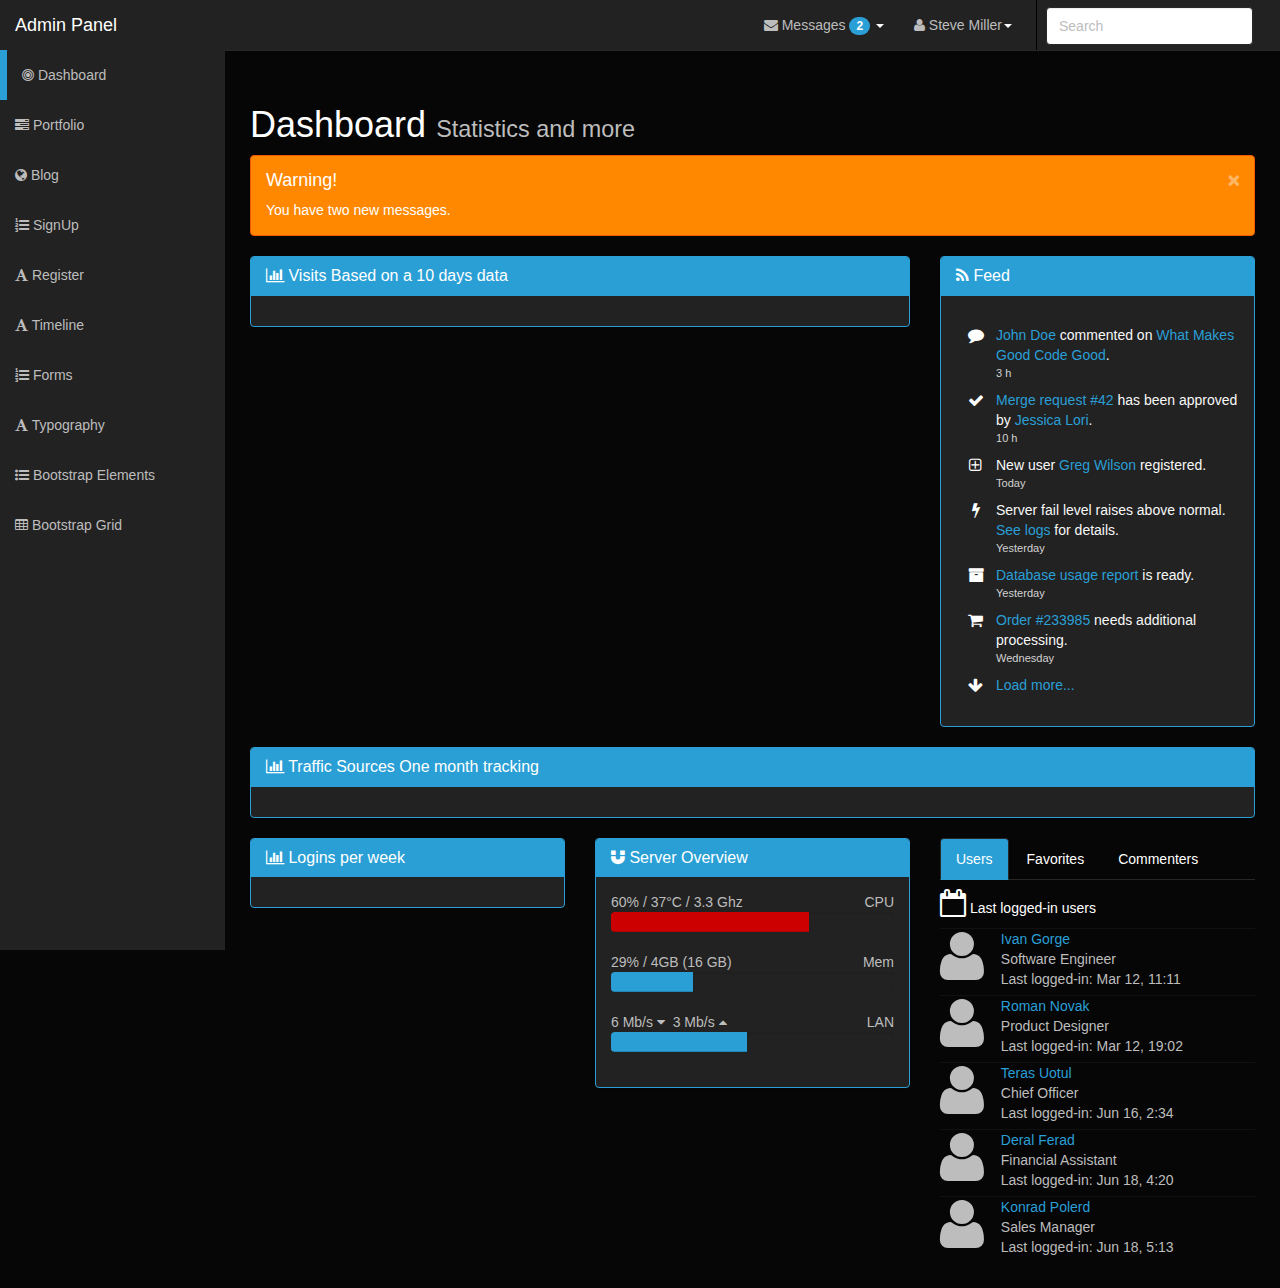
<file: Pagina Admi/Theme-DarkAdmin/index.html>
<!DOCTYPE html>
<html lang="en">
<head>
    <meta charset="utf-8">
    <meta name="viewport" content="width=device-width, initial-scale=1.0">
    <title>Dashboard - Dark Admin</title>

    <link rel="stylesheet" type="text/css" href="bootstrap/css/bootstrap.min.css" />
    <link rel="stylesheet" type="text/css" href="font-awesome/css/font-awesome.min.css" />
    <link rel="stylesheet" type="text/css" href="css/local.css" />

    <script type="text/javascript" src="js/jquery-1.10.2.min.js"></script>
    <script type="text/javascript" src="bootstrap/js/bootstrap.min.js"></script>

    <!-- you need to include the shieldui css and js assets in order for the charts to work -->
    <link rel="stylesheet" type="text/css" href="http://www.shieldui.com/shared/components/latest/css/shieldui-all.min.css" />
    <link rel="stylesheet" type="text/css" href="http://www.shieldui.com/shared/components/latest/css/light-bootstrap/all.min.css" />
    <link id="gridcss" rel="stylesheet" type="text/css" href="http://www.shieldui.com/shared/components/latest/css/dark-bootstrap/all.min.css" />

    <script type="text/javascript" src="http://www.shieldui.com/shared/components/latest/js/shieldui-all.min.js"></script>
    <script type="text/javascript" src="http://www.prepbootstrap.com/Content/js/gridData.js"></script>
</head>
<body>

    <div id="wrapper">

          <nav class="navbar navbar-inverse navbar-fixed-top" role="navigation">
            <div class="navbar-header">
                <button type="button" class="navbar-toggle" data-toggle="collapse" data-target=".navbar-ex1-collapse">
                    <span class="sr-only">Toggle navigation</span>
                    <span class="icon-bar"></span>
                    <span class="icon-bar"></span>
                    <span class="icon-bar"></span>
                </button>
                <a class="navbar-brand" href="index.html">Admin Panel</a>
            </div>

            <div class="collapse navbar-collapse navbar-ex1-collapse">
                <ul id="active" class="nav navbar-nav side-nav">
                    <li class="selected"><a href="index.html"><i class="fa fa-bullseye"></i> Dashboard</a></li>
                    <li><a href="portfolio.html"><i class="fa fa-tasks"></i> Portfolio</a></li>
                    <li><a href="blog.html"><i class="fa fa-globe"></i> Blog</a></li>
                    <li><a href="signup.html"><i class="fa fa-list-ol"></i> SignUp</a></li>
                    <li><a href="register.html"><i class="fa fa-font"></i> Register</a></li>
                    <li><a href="timeline.html"><i class="fa fa-font"></i> Timeline</a></li>
                    <li><a href="forms.html"><i class="fa fa-list-ol"></i> Forms</a></li>
                    <li><a href="typography.html"><i class="fa fa-font"></i> Typography</a></li>
                    <li><a href="bootstrap-elements.html"><i class="fa fa-list-ul"></i> Bootstrap Elements</a></li>
                    <li><a href="bootstrap-grid.html"><i class="fa fa-table"></i> Bootstrap Grid</a></li>
                </ul>

                <ul class="nav navbar-nav navbar-right navbar-user">
                    <li class="dropdown messages-dropdown">
                        <a href="#" class="dropdown-toggle" data-toggle="dropdown"><i class="fa fa-envelope"></i> Messages <span class="badge">2</span> <b class="caret"></b></a>
                        <ul class="dropdown-menu">
                            <li class="dropdown-header">2 New Messages</li>
                            <li class="message-preview">
                                <a href="#">
                                    <span class="avatar"><i class="fa fa-bell"></i></span>
                                    <span class="message">Security alert</span>
                                </a>
                            </li>
                            <li class="divider"></li>
                            <li class="message-preview">
                                <a href="#">
                                    <span class="avatar"><i class="fa fa-bell"></i></span>
                                    <span class="message">Security alert</span>
                                </a>
                            </li>
                            <li class="divider"></li>
                            <li><a href="#">Go to Inbox <span class="badge">2</span></a></li>
                        </ul>
                    </li>
                    <li class="dropdown user-dropdown">
                        <a href="#" class="dropdown-toggle" data-toggle="dropdown"><i class="fa fa-user"></i> Steve Miller<b class="caret"></b></a>
                        <ul class="dropdown-menu">
                            <li><a href="#"><i class="fa fa-user"></i> Profile</a></li>
                            <li><a href="#"><i class="fa fa-gear"></i> Settings</a></li>
                            <li class="divider"></li>
                            <li><a href="#"><i class="fa fa-power-off"></i> Log Out</a></li>

                        </ul>
                    </li>
                    <li class="divider-vertical"></li>
                    <li>
                        <form class="navbar-search">
                            <input type="text" placeholder="Search" class="form-control">
                        </form>
                    </li>
                </ul>
            </div>
        </nav>

        <div id="page-wrapper">

            <div class="row">
                <div class="col-lg-12">
                    <h1>Dashboard <small>Statistics and more</small></h1>
                    <div class="alert alert-dismissable alert-warning">
                        <button data-dismiss="alert" class="close" type="button">×</button>
                        <h4>Warning!</h4>
                        <p>You have two new messages.
                            </p>
                    </div>
                </div>
            </div>

            <div class="row">

                <div class="col-md-8">
                    <div class="panel panel-primary">
                        <div class="panel-heading">
                            <h3 class="panel-title"><i class="fa fa-bar-chart-o"></i> Visits Based on a 10 days data</h3>
                        </div>
                        <div class="panel-body">
                            <div id="shieldui-chart1"></div>
                        </div>
                    </div>
                </div>

                <div class="col-md-4">
                    <div class="panel panel-primary">
                        <div class="panel-heading">
                            <h3 class="panel-title"><i class="fa fa-rss"></i> Feed</h3>
                        </div>
                        <div class="panel-body feed">
                            <section class="feed-item">
                                <div class="icon pull-left">
                                    <i class="fa fa-comment"></i>
                                </div>
                                <div class="feed-item-body">
                                    <div class="text">
                                        <a href="#">John Doe</a> commented on <a href="#">What Makes Good Code Good</a>.
                                    </div>
                                    <div class="time pull-left">
                                        3 h
                                    </div>
                                </div>
                            </section>
                            <section class="feed-item">
                                <div class="icon pull-left">
                                    <i class="fa fa-check"></i>
                                </div>
                                <div class="feed-item-body">
                                    <div class="text">
                                        <a href="#">Merge request #42</a> has been approved by <a href="#">Jessica Lori</a>.
                                    </div>
                                    <div class="time pull-left">
                                        10 h
                                    </div>
                                </div>
                            </section>
                            <section class="feed-item">
                                <div class="icon pull-left">
                                    <i class="fa fa-plus-square-o"></i>
                                </div>
                                <div class="feed-item-body">
                                    <div class="text">
                                        New user <a href="#">Greg Wilson</a> registered.
                                    </div>
                                    <div class="time pull-left">
                                        Today
                                    </div>
                                </div>
                            </section>
                            <section class="feed-item">
                                <div class="icon pull-left">
                                    <i class="fa fa-bolt"></i>
                                </div>
                                <div class="feed-item-body">
                                    <div class="text">
                                        Server fail level raises above normal. <a href="#">See logs</a> for details.
                                    </div>
                                    <div class="time pull-left">
                                        Yesterday
                                    </div>
                                </div>
                            </section>
                            <section class="feed-item">
                                <div class="icon pull-left">
                                    <i class="fa fa-archive"></i>
                                </div>
                                <div class="feed-item-body">
                                    <div class="text">
                                        <a href="#">Database usage report</a> is ready.
                                    </div>
                                    <div class="time pull-left">
                                        Yesterday
                                    </div>
                                </div>
                            </section>
                            <section class="feed-item">
                                <div class="icon pull-left">
                                    <i class="fa fa-shopping-cart"></i>
                                </div>
                                <div class="feed-item-body">
                                    <div class="text">
                                        <a href="#">Order #233985</a> needs additional processing.
                                    </div>
                                    <div class="time pull-left">
                                        Wednesday
                                    </div>
                                </div>
                            </section>
                            <section class="feed-item">
                                <div class="icon pull-left">
                                    <i class="fa fa-arrow-down"></i>
                                </div>
                                <div class="feed-item-body">
                                    <div class="text">
                                        <a href="#">Load more...</a>
                                    </div>
                                </div>
                            </section>
                        </div>
                    </div>
                </div>
            </div>
            <div class="row">
                <div class="col-lg-12">
                    <div class="panel panel-primary">
                        <div class="panel-heading">
                            <h3 class="panel-title"><i class="fa fa-bar-chart-o"></i> Traffic Sources One month tracking </h3>
                        </div>
                        <div class="panel-body">
                            <div id="shieldui-grid1"></div>
                        </div>
                    </div>
                </div>
            </div>
            <div class="row">
                <div class="col-lg-4">
                    <div class="panel panel-primary">
                        <div class="panel-heading">
                            <h3 class="panel-title"><i class="fa fa-bar-chart-o"></i> Logins per week</h3>
                        </div>
                        <div class="panel-body">
                            <div id="shieldui-chart2"></div>
                        </div>
                    </div>
                </div>
                <div class="col-lg-4">
                    <div class="panel panel-primary">
                        <div class="panel-heading">
                            <h3 class="panel-title"><i class="fa fa-magnet"></i> Server Overview</h3>
                        </div>
                        <div class="panel-body">
                            <ul class="server-stats">
                                <li>
                                    <div class="key pull-right">CPU</div>
                                    <div class="stat">
                                        <div class="info">60% / 37°C / 3.3 Ghz</div>
                                        <div class="progress progress-small">
                                            <div style="width: 70%;" class="progress-bar progress-bar-danger"></div>
                                        </div>
                                    </div>
                                </li>
                                <li>
                                    <div class="key pull-right">Mem</div>
                                    <div class="stat">
                                        <div class="info">29% / 4GB (16 GB)</div>
                                        <div class="progress progress-small">
                                            <div style="width: 29%;" class="progress-bar"></div>
                                        </div>
                                    </div>
                                </li>
                                <li>
                                    <div class="key pull-right">LAN</div>
                                    <div class="stat">
                                        <div class="info">6 Mb/s <i class="fa fa-caret-down"></i>&nbsp; 3 Mb/s <i class="fa fa-caret-up"></i></div>
                                        <div class="progress progress-small">
                                            <div style="width: 48%;" class="progress-bar progress-bar-inverse"></div>
                                        </div>
                                    </div>
                                </li>
                            </ul>
                        </div>
                    </div>

                </div>
                <div class="col-lg-4">

                    <header>
                        <ul class="nav nav-tabs">
                            <li class="active">
                                <a data-toggle="tab" href="#stats">Users</a>
                            </li>
                            <li class="">
                                <a data-toggle="tab" href="#report">Favorites</a>
                            </li>
                            <li class="">
                                <a data-toggle="tab" href="#dropdown1">Commenters</a>
                            </li>
                        </ul>
                    </header>
                    <div class="body tab-content">
                        <div class="tab-pane clearfix active" id="stats">
                            <h5 class="tab-header"><i class="fa fa-calendar-o fa-2x"></i> Last logged-in users</h5>
                            <ul class="news-list">
                                <li>
                                    <i class="fa fa-user fa-4x pull-left"></i>
                                    <div class="news-item-info">
                                        <div class="name"><a href="#">Ivan Gorge</a></div>
                                        <div class="position">Software Engineer</div>
                                        <div class="time">Last logged-in: Mar 12, 11:11</div>
                                    </div>
                                </li>
                                <li>
                                    <i class="fa fa-user fa-4x pull-left"></i>
                                    <div class="news-item-info">
                                        <div class="name"><a href="#">Roman Novak</a></div>
                                        <div class="position">Product Designer</div>
                                        <div class="time">Last logged-in: Mar 12, 19:02</div>
                                    </div>
                                </li>
                                <li>
                                    <i class="fa fa-user fa-4x pull-left"></i>
                                    <div class="news-item-info">
                                        <div class="name"><a href="#">Teras Uotul</a></div>
                                        <div class="position">Chief Officer</div>
                                        <div class="time">Last logged-in: Jun 16, 2:34</div>
                                    </div>
                                </li>
                                <li>
                                    <i class="fa fa-user fa-4x pull-left"></i>
                                    <div class="news-item-info">
                                        <div class="name"><a href="#">Deral Ferad</a></div>
                                        <div class="position">Financial Assistant</div>
                                        <div class="time">Last logged-in: Jun 18, 4:20</div>
                                    </div>
                                </li>
                                <li>
                                    <i class="fa fa-user fa-4x pull-left"></i>
                                    <div class="news-item-info">
                                        <div class="name"><a href="#">Konrad Polerd</a></div>
                                        <div class="position">Sales Manager</div>
                                        <div class="time">Last logged-in: Jun 18, 5:13</div>
                                    </div>
                                </li>
                            </ul>
                        </div>
                        <div class="tab-pane" id="report">
                            <h5 class="tab-header"><i class="fa fa-star fa-2x"></i> Popular contacts</h5>
                            <ul class="news-list news-list-no-hover">
                                <li>
                                    <i class="fa fa-user fa-4x pull-left"></i>
                                    <div class="news-item-info">
                                        <div class="name"><a href="#">Pol Johnsson</a></div>
                                        <div class="options">
                                            <button class="btn btn-xs btn-success">
                                                <i class="fa fa-phone"></i>
                                                Call
                                            </button>
                                            <button class="btn btn-xs btn-warning">
                                                <i class="fa fa-envelope-o"></i>
                                                Message
                                            </button>
                                        </div>
                                    </div>
                                </li>
                                <li>
                                    <i class="fa fa-user fa-4x pull-left"></i>
                                    <div class="news-item-info">
                                        <div class="name"><a href="#">Terry Garel</a></div>
                                        <div class="options">
                                            <button class="btn btn-xs btn-success">
                                                <i class="fa fa-phone"></i>
                                                Call
                                            </button>
                                            <button class="btn btn-xs btn-warning">
                                                <i class="fa fa-envelope-o"></i>
                                                Message
                                            </button>
                                        </div>
                                    </div>
                                </li>
                                <li>
                                    <i class="fa fa-user fa-4x pull-left"></i>
                                    <div class="news-item-info">
                                        <div class="name"><a href="#">Eruos Forkal</a></div>
                                        <div class="options">
                                            <button class="btn btn-xs btn-success">
                                                <i class="fa fa-phone"></i>
                                                Call
                                            </button>
                                            <button class="btn btn-xs btn-warning">
                                                <i class="fa fa-envelope-o"></i>
                                                Message
                                            </button>
                                        </div>
                                    </div>
                                </li>
                                <li>
                                    <i class="fa fa-user fa-4x pull-left"></i>
                                    <div class="news-item-info">
                                        <div class="name"><a href="#">Remus Reier</a></div>
                                        <div class="options">
                                            <button class="btn btn-xs btn-success">
                                                <i class="fa fa-phone"></i>
                                                Call
                                            </button>
                                            <button class="btn btn-xs btn-warning">
                                                <i class="fa fa-envelope-o"></i>
                                                Message
                                            </button>
                                        </div>
                                    </div>
                                </li>
                                <li>
                                    <i class="fa fa-user fa-4x pull-left"></i>
                                    <div class="news-item-info">
                                        <div class="name"><a href="#">Lover Lund</a></div>
                                        <div class="options">
                                            <button class="btn btn-xs btn-success">
                                                <i class="fa fa-phone"></i>
                                                Call
                                            </button>
                                            <button class="btn btn-xs btn-warning">
                                                <i class="fa fa-envelope-o"></i>
                                                Message
                                            </button>
                                        </div>
                                    </div>
                                </li>
                            </ul>
                        </div>
                        <div class="tab-pane" id="dropdown1">
                            <h5 class="tab-header"><i class="fa fa-comments fa-2x"></i> Top Commenters</h5>
                            <ul class="news-list">
                                <li>
                                    <i class="fa fa-user fa-4x pull-left"></i>
                                    <div class="news-item-info">
                                        <div class="name"><a href="#">Edin Garey</a></div>
                                        <div class="comment">
                                            Nemo enim ipsam voluptatem quia voluptas sit aspernatur 
                                            aut odit aut fugit,sed quia
                                        </div>
                                    </div>
                                </li>
                                <li>
                                    <i class="fa fa-user fa-4x pull-left"></i>
                                    <div class="news-item-info">
                                        <div class="name"><a href="#">Firel Lund</a></div>
                                        <div class="comment">
                                            Duis aute irure dolor in reprehenderit in voluptate velit
                                             esse cillum dolore eu fugiat.
                                        </div>
                                    </div>
                                </li>
                                <li>
                                    <i class="fa fa-user fa-4x pull-left"></i>
                                    <div class="news-item-info">
                                        <div class="name"><a href="#">Jessica Desingter</a></div>
                                        <div class="comment">
                                            Excepteur sint occaecat cupidatat non proident, sunt in
                                             culpa qui officia deserunt.
                                        </div>
                                    </div>
                                </li>
                                <li>
                                    <i class="fa fa-user fa-4x pull-left"></i>
                                    <div class="news-item-info">
                                        <div class="name"><a href="#">Novel Forel</a></div>
                                        <div class="comment">
                                            Sed ut perspiciatis, unde omnis iste natus error sit voluptatem accusantium doloremque.
                                        </div>
                                    </div>
                                </li>
                                <li>
                                    <i class="fa fa-user fa-4x pull-left"></i>
                                    <div class="news-item-info">
                                        <div class="name"><a href="#">Wedol Reier</a></div>
                                        <div class="comment">
                                            Laudantium, totam rem aperiam eaque ipsa, quae ab illo inventore veritatis
                                            et quasi.
                                        </div>
                                    </div>
                                </li>
                            </ul>
                        </div>
                    </div>

                </div>
            </div>
        </div>

    </div>
    <!-- /#wrapper -->
    <script type="text/javascript">
        jQuery(function ($) {
            var performance = [12, 43, 34, 22, 12, 33, 4, 17, 22, 34, 54, 67],
                visits = [123, 323, 443, 32],
                traffic = [
                {
                    Source: "Direct", Amount: 323, Change: 53, Percent: 23, Target: 600
                },
                {
                    Source: "Refer", Amount: 345, Change: 34, Percent: 45, Target: 567
                },
                {
                    Source: "Social", Amount: 567, Change: 67, Percent: 23, Target: 456
                },
                {
                    Source: "Search", Amount: 234, Change: 23, Percent: 56, Target: 890
                },
                {
                    Source: "Internal", Amount: 111, Change: 78, Percent: 12, Target: 345
                }];


            $("#shieldui-chart1").shieldChart({
                theme: "dark",

                primaryHeader: {
                    text: "Visitors"
                },
                exportOptions: {
                    image: false,
                    print: false
                },
                dataSeries: [{
                    seriesType: "area",
                    collectionAlias: "Q Data",
                    data: performance
                }]
            });

            $("#shieldui-chart2").shieldChart({
                theme: "dark",
                primaryHeader: {
                    text: "Traffic Per week"
                },
                exportOptions: {
                    image: false,
                    print: false
                },
                dataSeries: [{
                    seriesType: "pie",
                    collectionAlias: "traffic",
                    data: visits
                }]
            });

            $("#shieldui-grid1").shieldGrid({
                dataSource: {
                    data: traffic
                },
                sorting: {
                    multiple: true
                },
                rowHover: false,
                paging: false,
                columns: [
                { field: "Source", width: "170px", title: "Source" },
                { field: "Amount", title: "Amount" },                
                { field: "Percent", title: "Percent", format: "{0} %" },
                { field: "Target", title: "Target" },
                ]
            });            
        });        
    </script>
</body>
</html>
</file>
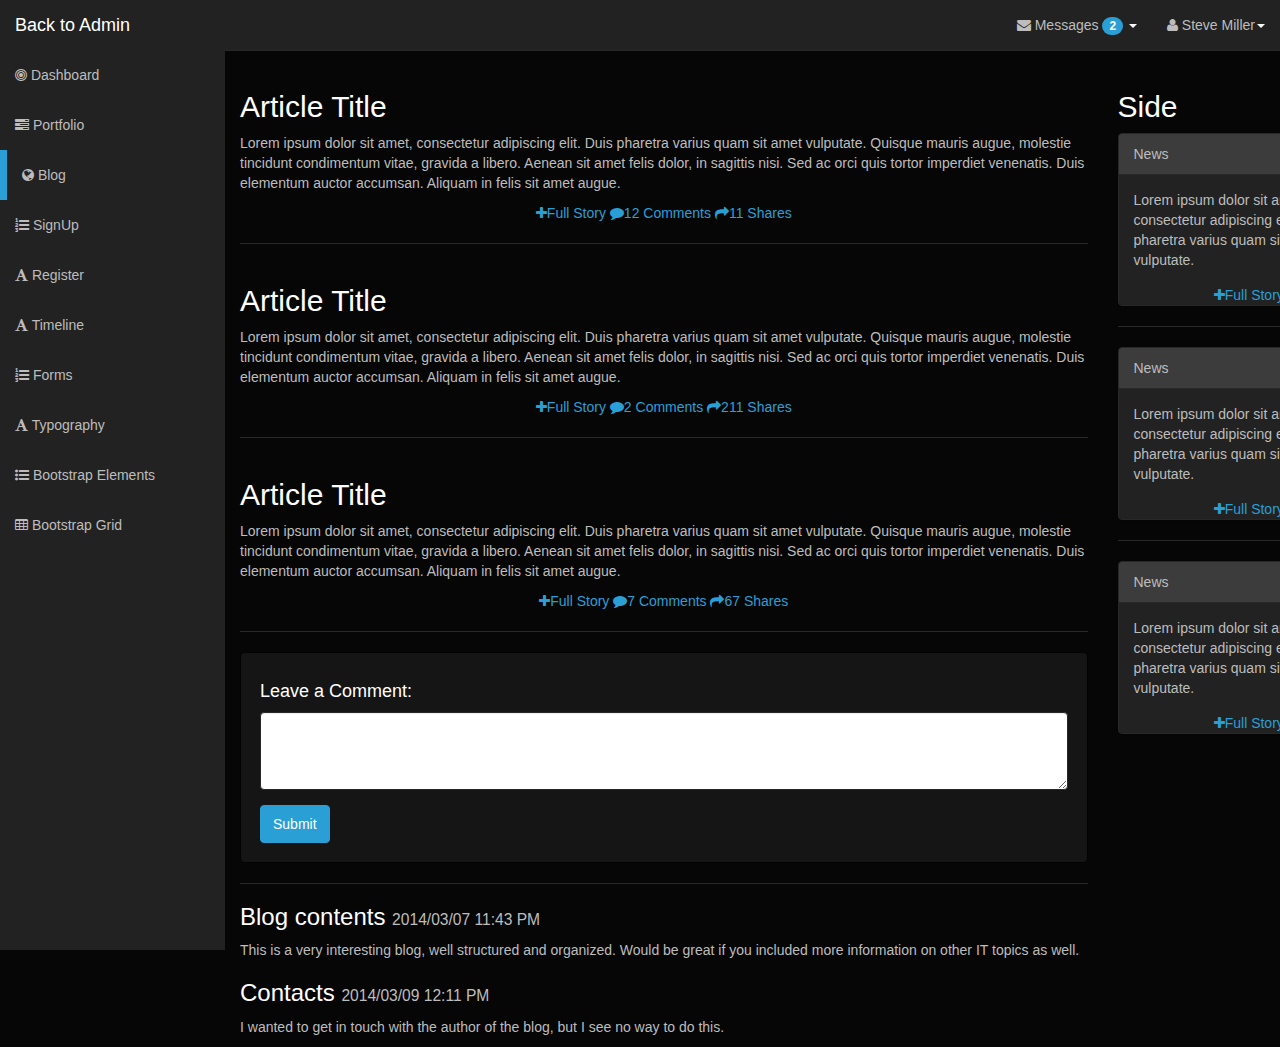
<file: Pagina Admi/Theme-DarkAdmin/blog.html>
<!DOCTYPE html>
<html lang="en">
<head>
    <meta charset="utf-8">
    <meta name="viewport" content="width=device-width, initial-scale=1.0">
    <title>Blog - Dark Admin</title>

    <link rel="stylesheet" type="text/css" href="bootstrap/css/bootstrap.min.css" />
    <link rel="stylesheet" type="text/css" href="font-awesome/css/font-awesome.min.css" />
    <link rel="stylesheet" type="text/css" href="css/local.css" />

    <script type="text/javascript" src="js/jquery-1.10.2.min.js"></script>
    <script type="text/javascript" src="bootstrap/js/bootstrap.min.js"></script>   
</head>
<body>

    <div id="wrapper">
        <nav class="navbar navbar-inverse navbar-fixed-top" role="navigation">
            <div class="navbar-header">
                <button type="button" class="navbar-toggle" data-toggle="collapse" data-target=".navbar-ex1-collapse">
                    <span class="sr-only">Toggle navigation</span>
                    <span class="icon-bar"></span>
                    <span class="icon-bar"></span>
                    <span class="icon-bar"></span>
                </button>
                <a class="navbar-brand" href="index.html">Back to Admin</a>
            </div>
            <div class="collapse navbar-collapse navbar-ex1-collapse">
                <ul class="nav navbar-nav side-nav">
                    <li><a href="index.html"><i class="fa fa-bullseye"></i> Dashboard</a></li>
                    <li><a href="portfolio.html"><i class="fa fa-tasks"></i> Portfolio</a></li>
                    <li class="selected"><a href="blog.html"><i class="fa fa-globe"></i> Blog</a></li>
                    <li><a href="signup.html"><i class="fa fa-list-ol"></i> SignUp</a></li>
                    <li><a href="register.html"><i class="fa fa-font"></i> Register</a></li>
                    <li><a href="timeline.html"><i class="fa fa-font"></i> Timeline</a></li>
                    <li><a href="forms.html"><i class="fa fa-list-ol"></i> Forms</a></li>
                    <li><a href="typography.html"><i class="fa fa-font"></i> Typography</a></li>
                    <li><a href="bootstrap-elements.html"><i class="fa fa-list-ul"></i> Bootstrap Elements</a></li>
                    <li><a href="bootstrap-grid.html"><i class="fa fa-table"></i > Bootstrap Grid</a></li>            
                </ul>
                <ul class="nav navbar-nav navbar-right navbar-user">
                    <li class="dropdown messages-dropdown">
                        <a href="#" class="dropdown-toggle" data-toggle="dropdown"><i class="fa fa-envelope"></i> Messages <span class="badge">2</span> <b class="caret"></b></a>
                        <ul class="dropdown-menu">
                            <li class="dropdown-header">2 New Messages</li>
                            <li class="message-preview">
                                <a href="#">
                                    <span class="avatar"><i class="fa fa-bell"></i></span>
                                    <span class="message">Security alert</span>
                                </a>
                            </li>
                            <li class="divider"></li>
                            <li class="message-preview">
                                <a href="#">
                                    <span class="avatar"><i class="fa fa-bell"></i></span>
                                    <span class="message">Security alert</span>
                                </a>
                            </li>
                            <li class="divider"></li>
                            <li><a href="#">Go to Inbox <span class="badge">2</span></a></li>
                        </ul>
                    </li>
                    <li class="dropdown user-dropdown">
                        <a href="#" class="dropdown-toggle" data-toggle="dropdown"><i class="fa fa-user"></i> Steve Miller<b class="caret"></b></a>
                        <ul class="dropdown-menu">
                            <li><a href="#"><i class="fa fa-user"></i> Profile</a></li>
                            <li><a href="#"><i class="fa fa-gear"></i> Settings</a></li>
                            <li class="divider"></li>
                            <li><a href="#"><i class="fa fa-power-off"></i> Log Out</a></li>
                        </ul>
                    </li>
                </ul>
            </div>
        </nav>

       <div class="container">
            <div class="row">
               
                <div class="col-sm-9">
                    <div class="row">
                        <div class="col-xs-12">
                            <h2>Article Title</h2>
                            <p>
                                Lorem ipsum dolor sit amet, consectetur adipiscing elit. Duis pharetra varius quam sit amet vulputate. 
                    Quisque mauris augue, molestie tincidunt condimentum vitae, gravida a libero. Aenean sit amet felis 
                    dolor, in sagittis nisi. Sed ac orci quis tortor imperdiet venenatis. Duis elementum auctor accumsan. 
                    Aliquam in felis sit amet augue.
                            </p>
                            <div class="text-center">
                                <a href="#"><i class="fa fa-plus"></i>Full Story</a>
                                <a href="#"><i class="fa fa-comment"></i>12 Comments</a>
                                <a href="#"><i class="fa fa-share"></i>11 Shares</a>
                            </div>
                        </div>
                    </div>
                    <hr />
                    <div class="row">
                        <div class="col-xs-12">
                            <h2>Article Title</h2>
                            <p>
                                Lorem ipsum dolor sit amet, consectetur adipiscing elit. Duis pharetra varius quam sit amet vulputate. 
                    Quisque mauris augue, molestie tincidunt condimentum vitae, gravida a libero. Aenean sit amet felis 
                    dolor, in sagittis nisi. Sed ac orci quis tortor imperdiet venenatis. Duis elementum auctor accumsan. 
                    Aliquam in felis sit amet augue.
                            </p>
                            <div class="text-center">
                                <a href="#"><i class="fa fa-plus"></i>Full Story</a>
                                <a href="#"><i class="fa fa-comment"></i>2 Comments</a>
                                <a href="#"><i class="fa fa-share"></i>211 Shares</a>
                            </div>
                        </div>
                    </div>
                    <hr />
                    <div class="row">
                        <div class="col-xs-12">
                            <h2>Article Title</h2>
                            <p>
                                Lorem ipsum dolor sit amet, consectetur adipiscing elit. Duis pharetra varius quam sit amet vulputate. 
                    Quisque mauris augue, molestie tincidunt condimentum vitae, gravida a libero. Aenean sit amet felis 
                    dolor, in sagittis nisi. Sed ac orci quis tortor imperdiet venenatis. Duis elementum auctor accumsan. 
                    Aliquam in felis sit amet augue.
                            </p>
                            <div class="text-center">
                                <a href="#"><i class="fa fa-plus"></i>Full Story</a>
                                <a href="#"><i class="fa fa-comment"></i>7 Comments</a>
                                <a href="#"><i class="fa fa-share"></i>67 Shares</a>
                            </div>
                        </div>
                    </div>
                    <hr />

                    <!-- the comment box -->
                    <div class="well">
                        <h4>Leave a Comment:</h4>
                        <form role="form">
                            <div class="form-group">
                                <textarea class="form-control" rows="3"></textarea>
                            </div>
                            <button type="submit" class="btn btn-primary">Submit</button>
                        </form>
                    </div>

                    <hr>

                    <!-- the comments -->
                    <h3>Blog contents
                    <small>2014/03/07 11:43 PM</small>
                    </h3>
                    <p>This is a very interesting blog, well structured and organized. Would be great if you included more information on other IT topics as well.</p>

                    <h3>Contacts
                    <small>2014/03/09 12:11 PM</small>
                    </h3>
                    <p>I wanted to get in touch with the author of the blog, but I see no way to do this.</p>

                </div>
                 <div class="col-sm-3">
                    <div class="row">
                        <div class="col-xs-12">
                            <h2>Side</h2>
                            <div class="panel panel-default">
                                <div class="panel-heading">News</div>
                                <div class="panel-body">
                                    Lorem ipsum dolor sit amet, consectetur adipiscing elit. Duis pharetra varius quam sit amet vulputate. 
                                </div>
                                <div class="text-center">
                                    <a href="#"><i class="fa fa-plus"></i>Full Story</a>
                                </div>
                            </div>
                            <hr />
                            <div class="panel panel-default">
                                <div class="panel-heading">News</div>
                                <div class="panel-body">
                                    Lorem ipsum dolor sit amet, consectetur adipiscing elit. Duis pharetra varius quam sit amet vulputate.
                                </div>
                                <div class="text-center">
                                    <a href="#"><i class="fa fa-plus"></i>Full Story</a>
                                </div>
                            </div>
                            <hr />
                            <div class="panel panel-default">
                                <div class="panel-heading">News</div>
                                <div class="panel-body">
                                    Lorem ipsum dolor sit amet, consectetur adipiscing elit. Duis pharetra varius quam sit amet vulputate. 
                                </div>
                                <div class="text-center">
                                    <a href="#"><i class="fa fa-plus"></i>Full Story</a>
                                </div>
                            </div>
                        </div>
                    </div>
                </div>
            </div>
        </div>
    </div>

</body>
</html>
</file>
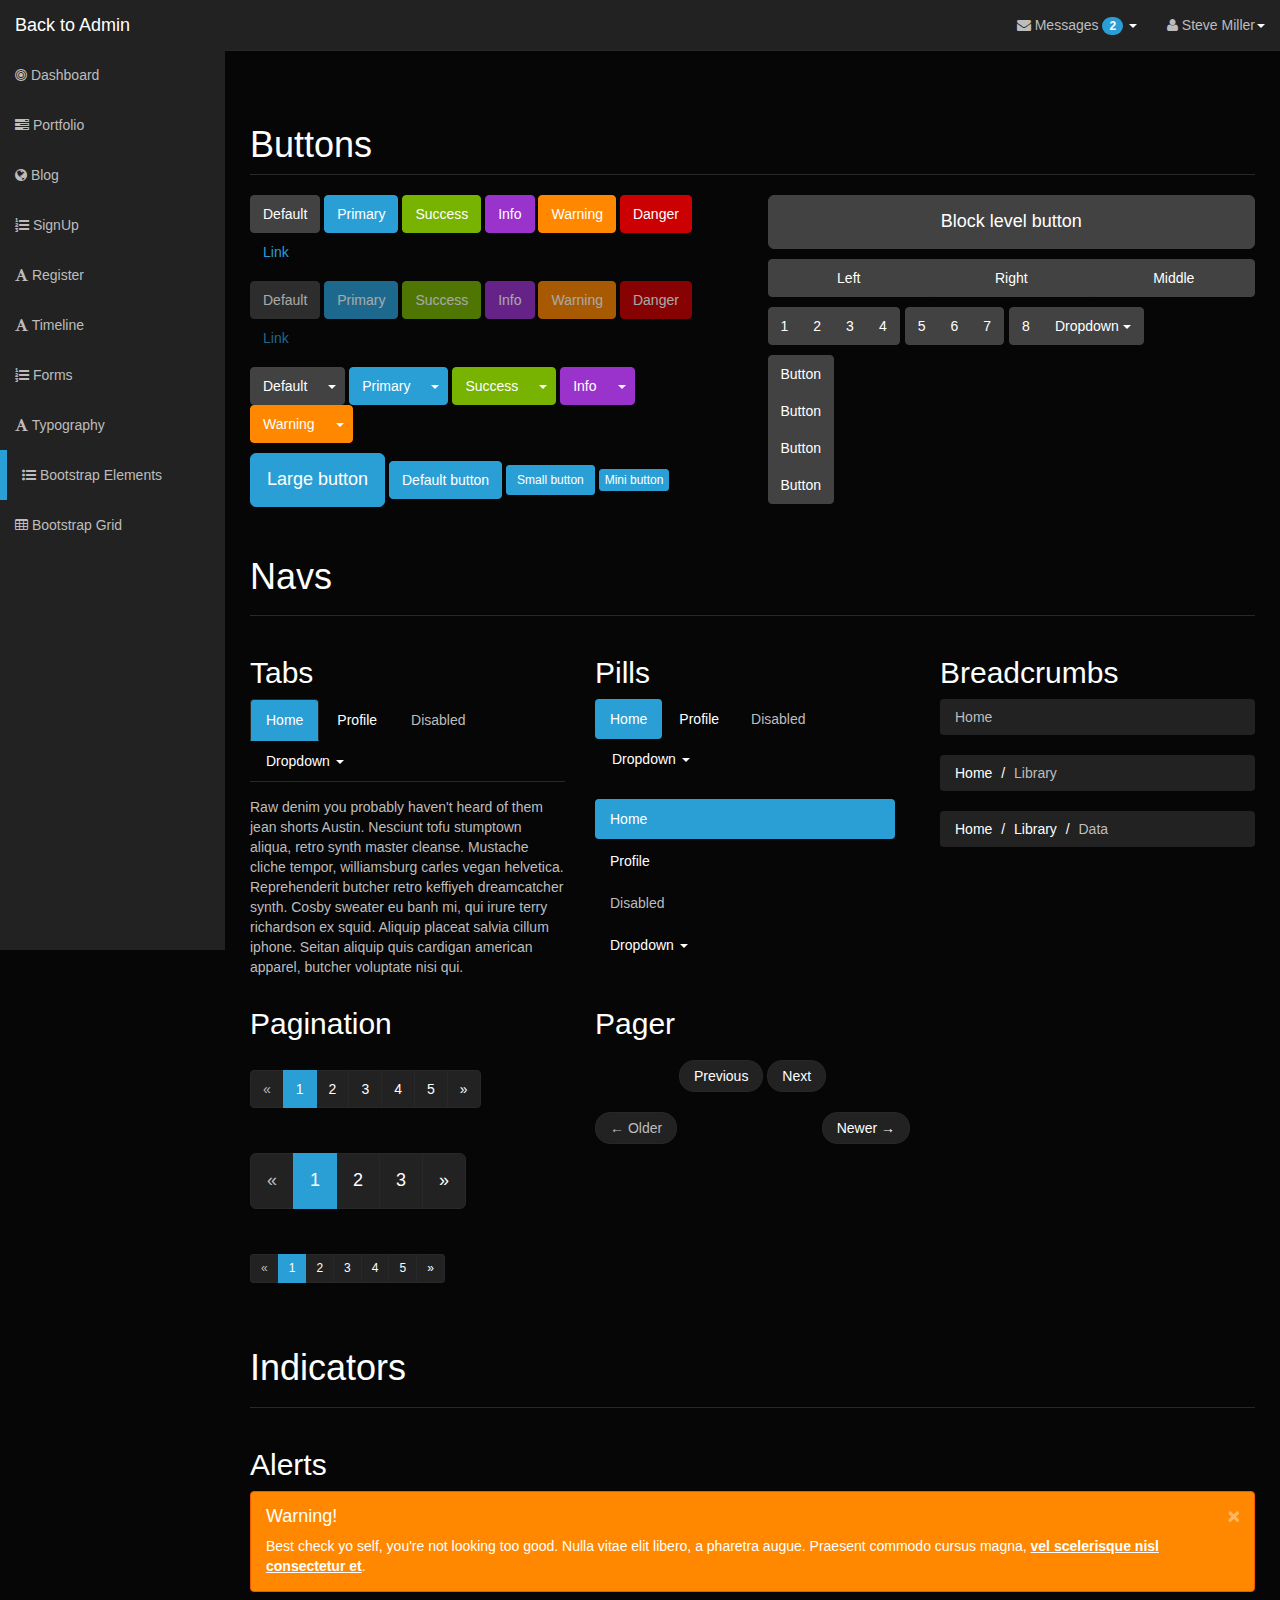
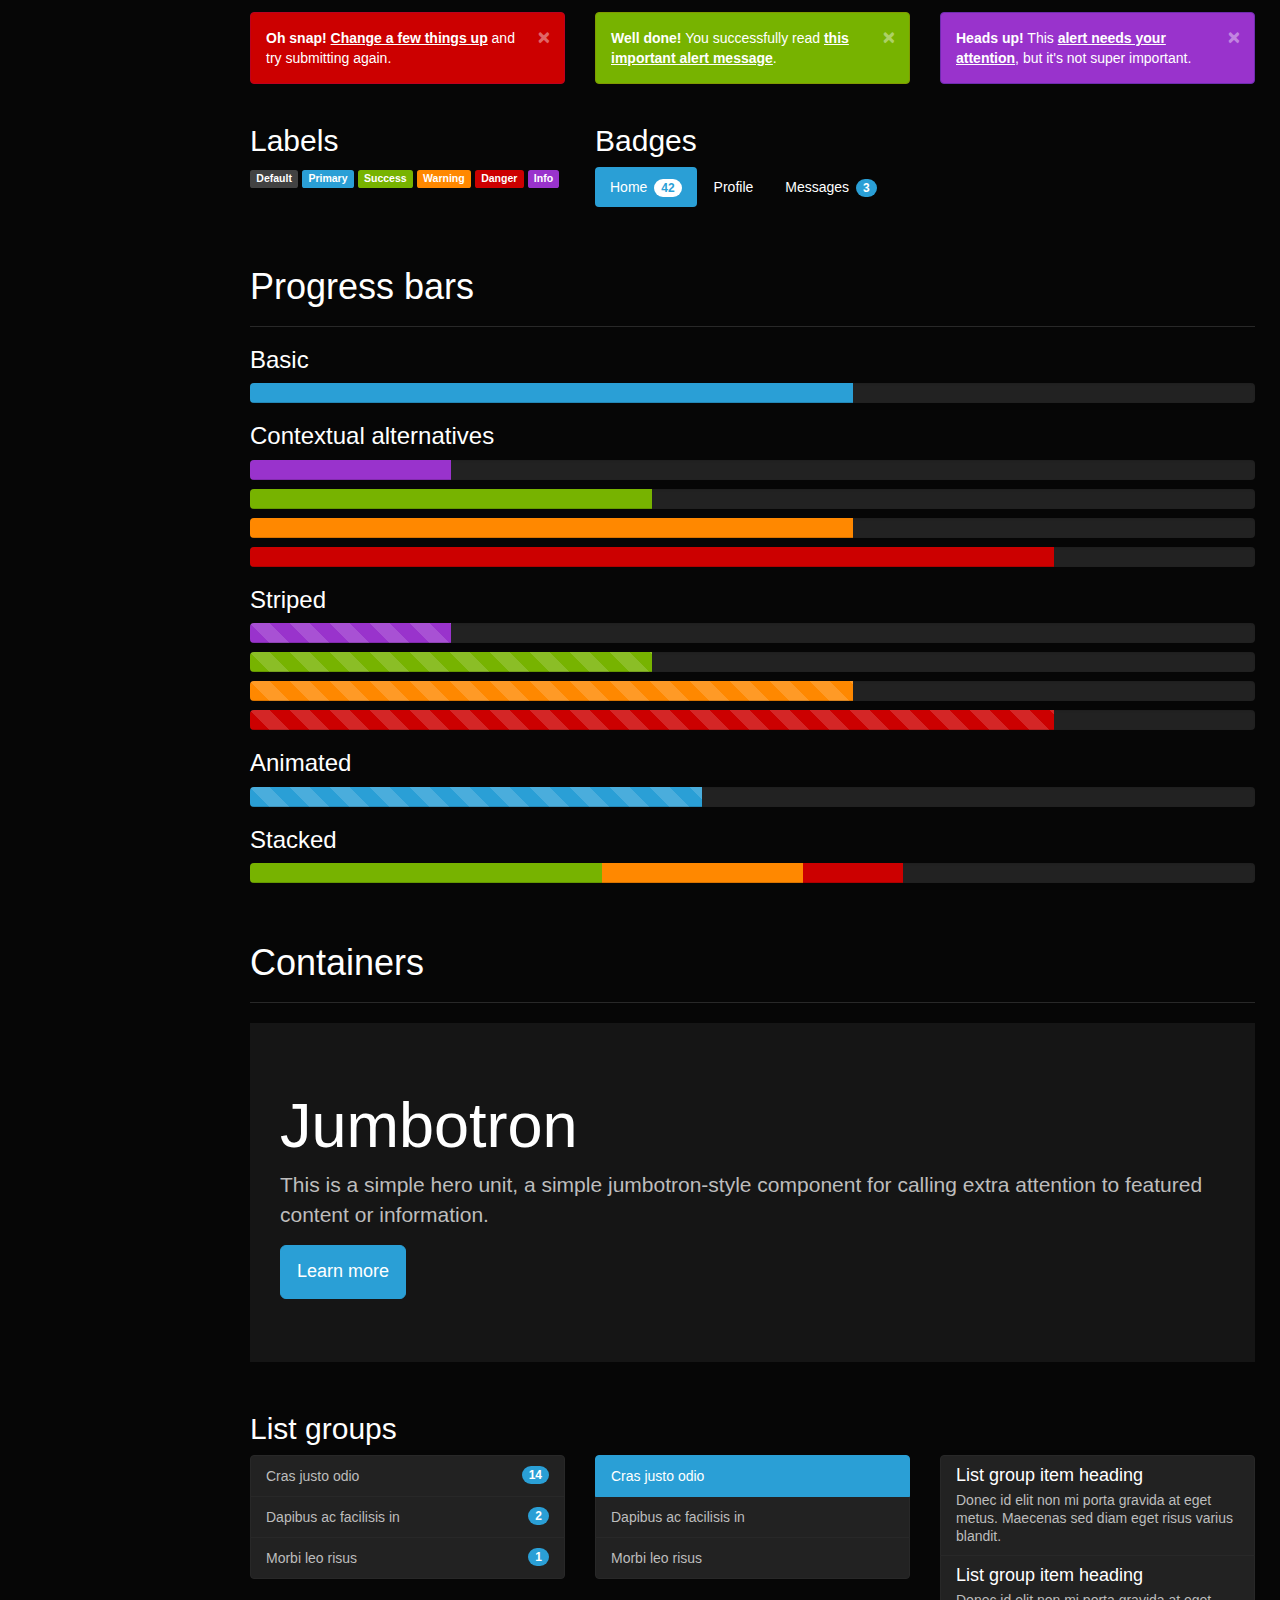
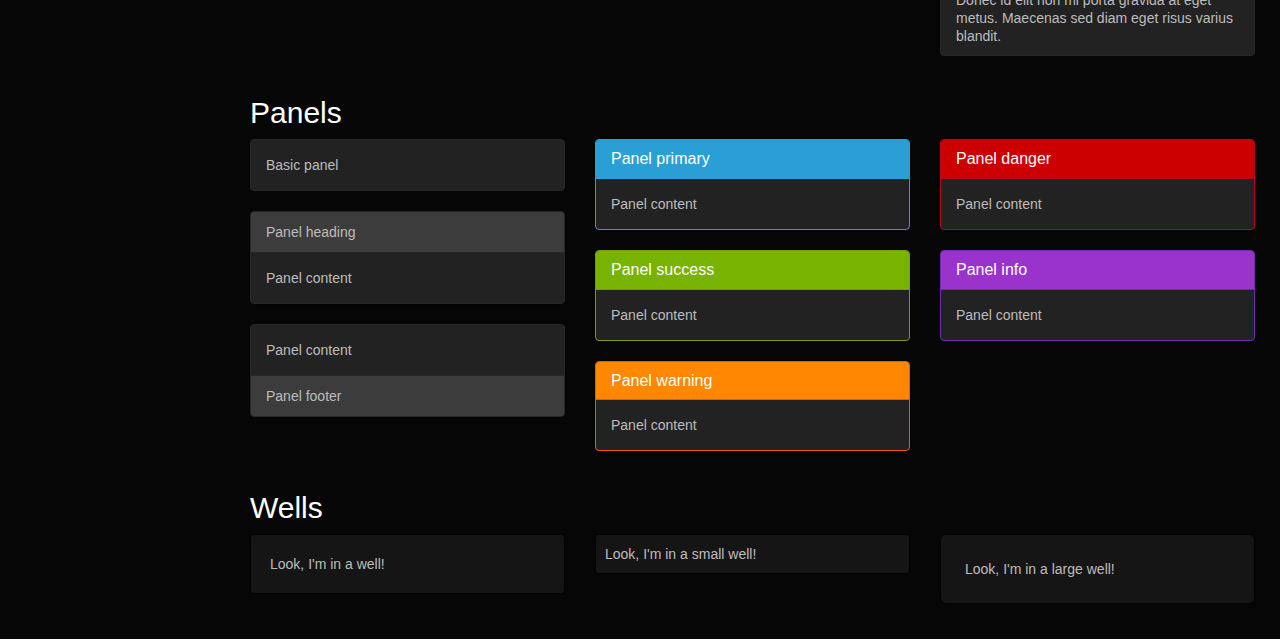
<file: Pagina Admi/Theme-DarkAdmin/bootstrap-elements.html>
<!DOCTYPE html>
<html lang="en">
<head>
    <meta charset="utf-8">
    <meta name="viewport" content="width=device-width, initial-scale=1.0">
    <title>Bootstrap Elements - Dark Admin</title>

    <link rel="stylesheet" type="text/css" href="bootstrap/css/bootstrap.min.css" />
    <link rel="stylesheet" type="text/css" href="font-awesome/css/font-awesome.min.css" />
    <link rel="stylesheet" type="text/css" href="css/local.css" />

    <script type="text/javascript" src="js/jquery-1.10.2.min.js"></script>
    <script type="text/javascript" src="bootstrap/js/bootstrap.min.js"></script>       
</head>
<body>

    <div id="wrapper">
        <nav class="navbar navbar-inverse navbar-fixed-top" role="navigation">
            <div class="navbar-header">
                <button type="button" class="navbar-toggle" data-toggle="collapse" data-target=".navbar-ex1-collapse">
                    <span class="sr-only">Toggle navigation</span>
                    <span class="icon-bar"></span>
                    <span class="icon-bar"></span>
                    <span class="icon-bar"></span>
                </button>
                <a class="navbar-brand" href="index.html">Back to Admin</a>
            </div>
            <div class="collapse navbar-collapse navbar-ex1-collapse">
                <ul class="nav navbar-nav side-nav">
                    <li><a href="index.html"><i class="fa fa-bullseye"></i> Dashboard</a></li>
                    <li><a href="portfolio.html"><i class="fa fa-tasks"></i> Portfolio</a></li>
                    <li><a href="blog.html"><i class="fa fa-globe"></i> Blog</a></li>
                    <li><a href="signup.html"><i class="fa fa-list-ol"></i> SignUp</a></li>
                    <li><a href="register.html"><i class="fa fa-font"></i> Register</a></li>
                    <li><a href="timeline.html"><i class="fa fa-font"></i> Timeline</a></li>
                    <li><a href="forms.html"><i class="fa fa-list-ol"></i> Forms</a></li>
                    <li><a href="typography.html"><i class="fa fa-font"></i> Typography</a></li>
                    <li class="selected"><a href="bootstrap-elements.html"><i class="fa fa-list-ul"></i> Bootstrap Elements</a></li>
                    <li><a href="bootstrap-grid.html"><i class="fa fa-table"></i > Bootstrap Grid</a></li>            
                </ul>
                <ul class="nav navbar-nav navbar-right navbar-user">
                    <li class="dropdown messages-dropdown">
                        <a href="#" class="dropdown-toggle" data-toggle="dropdown"><i class="fa fa-envelope"></i> Messages <span class="badge">2</span> <b class="caret"></b></a>
                        <ul class="dropdown-menu">
                            <li class="dropdown-header">2 New Messages</li>
                            <li class="message-preview">
                                <a href="#">
                                    <span class="avatar"><i class="fa fa-bell"></i></span>
                                    <span class="message">Security alert</span>
                                </a>
                            </li>
                            <li class="divider"></li>
                            <li class="message-preview">
                                <a href="#">
                                    <span class="avatar"><i class="fa fa-bell"></i></span>
                                    <span class="message">Security alert</span>
                                </a>
                            </li>
                            <li class="divider"></li>
                            <li><a href="#">Go to Inbox <span class="badge">2</span></a></li>
                        </ul>
                    </li>
                    <li class="dropdown user-dropdown">
                        <a href="#" class="dropdown-toggle" data-toggle="dropdown"><i class="fa fa-user"></i> Steve Miller<b class="caret"></b></a>
                        <ul class="dropdown-menu">
                            <li><a href="#"><i class="fa fa-user"></i> Profile</a></li>
                            <li><a href="#"><i class="fa fa-gear"></i> Settings</a></li>
                            <li class="divider"></li>
                            <li><a href="#"><i class="fa fa-power-off"></i> Log Out</a></li>
                        </ul>
                    </li>
                </ul>
            </div>
        </nav>

        <div id="page-wrapper">
                 
        <div class="row">
          <div class="col-lg-12">
            <h1 id="buttons" class="page-header">Buttons</h1>
          </div>
        </div>

        <div class="row">
          <div class="col-lg-6">

              <p>
                <button type="button" class="btn btn-default">Default</button>
                <button type="button" class="btn btn-primary">Primary</button>
                <button type="button" class="btn btn-success">Success</button>
                <button type="button" class="btn btn-info">Info</button>
                <button type="button" class="btn btn-warning">Warning</button>
                <button type="button" class="btn btn-danger">Danger</button>
                <button type="button" class="btn btn-link">Link</button>
              </p>

              <p>
                <button type="button" class="btn btn-default disabled">Default</button>
                <button type="button" class="btn btn-primary disabled">Primary</button>
                <button type="button" class="btn btn-success disabled">Success</button>
                <button type="button" class="btn btn-info disabled">Info</button>
                <button type="button" class="btn btn-warning disabled">Warning</button>
                <button type="button" class="btn btn-danger disabled">Danger</button>
                <button type="button" class="btn btn-link disabled">Link</button>
              </p>
              
              <p>
                <div class="btn-group">
                  <button type="button" class="btn btn-default">Default</button>
                  <button type="button" class="btn btn-default dropdown-toggle" data-toggle="dropdown"><span class="caret"></span></button>
                  <ul class="dropdown-menu">
                    <li><a href="#">Action</a></li>
                    <li><a href="#">Another action</a></li>
                    <li><a href="#">Something else here</a></li>
                    <li class="divider"></li>
                    <li><a href="#">Separated link</a></li>
                  </ul>
                </div><!-- /btn-group -->
                <div class="btn-group">
                  <button type="button" class="btn btn-primary">Primary</button>
                  <button type="button" class="btn btn-primary dropdown-toggle" data-toggle="dropdown"><span class="caret"></span></button>
                  <ul class="dropdown-menu">
                    <li><a href="#">Action</a></li>
                    <li><a href="#">Another action</a></li>
                    <li><a href="#">Something else here</a></li>
                    <li class="divider"></li>
                    <li><a href="#">Separated link</a></li>
                  </ul>
                </div><!-- /btn-group -->
                <div class="btn-group">
                  <button type="button" class="btn btn-success">Success</button>
                  <button type="button" class="btn btn-success dropdown-toggle" data-toggle="dropdown"><span class="caret"></span></button>
                  <ul class="dropdown-menu">
                    <li><a href="#">Action</a></li>
                    <li><a href="#">Another action</a></li>
                    <li><a href="#">Something else here</a></li>
                    <li class="divider"></li>
                    <li><a href="#">Separated link</a></li>
                  </ul>
                </div><!-- /btn-group -->
                <div class="btn-group">
                  <button type="button" class="btn btn-info">Info</button>
                  <button type="button" class="btn btn-info dropdown-toggle" data-toggle="dropdown"><span class="caret"></span></button>
                  <ul class="dropdown-menu">
                    <li><a href="#">Action</a></li>
                    <li><a href="#">Another action</a></li>
                    <li><a href="#">Something else here</a></li>
                    <li class="divider"></li>
                    <li><a href="#">Separated link</a></li>
                  </ul>
                </div><!-- /btn-group -->
                <div class="btn-group">
                  <button type="button" class="btn btn-warning">Warning</button>
                  <button type="button" class="btn btn-warning dropdown-toggle" data-toggle="dropdown"><span class="caret"></span></button>
                  <ul class="dropdown-menu">
                    <li><a href="#">Action</a></li>
                    <li><a href="#">Another action</a></li>
                    <li><a href="#">Something else here</a></li>
                    <li class="divider"></li>
                    <li><a href="#">Separated link</a></li>
                  </ul>
                </div><!-- /btn-group -->
              </p>

              <p>
                <button type="button" class="btn btn-primary btn-lg">Large button</button>
                <button type="button" class="btn btn-primary">Default button</button>
                <button type="button" class="btn btn-primary btn-sm">Small button</button>
                <button type="button" class="btn btn-primary btn-xs">Mini button</button>
              </p>
            
          </div>

          <div class="col-lg-6">
          
            <p>
              <button type="button" class="btn btn-default btn-lg btn-block">Block level button</button>
            </p>

            <p>
              <div class="btn-group btn-group-justified">
                <a href="#" class="btn btn-default">Left</a>
                <a href="#" class="btn btn-default">Right</a>
                <a href="#" class="btn btn-default">Middle</a>
              </div>
            </p>

            <p>
              <div class="btn-toolbar">
                <div class="btn-group">
                  <button type="button" class="btn btn-default">1</button>
                  <button type="button" class="btn btn-default">2</button>
                  <button type="button" class="btn btn-default">3</button>
                  <button type="button" class="btn btn-default">4</button>
                </div>
                <div class="btn-group">
                  <button type="button" class="btn btn-default">5</button>
                  <button type="button" class="btn btn-default">6</button>
                  <button type="button" class="btn btn-default">7</button>
                </div>
                <div class="btn-group">
                  <button type="button" class="btn btn-default">8</button>

                  <div class="btn-group">
                    <button type="button" class="btn btn-default dropdown-toggle" data-toggle="dropdown">
                      Dropdown
                      <span class="caret"></span>
                    </button>
                    <ul class="dropdown-menu">
                      <li><a href="#">Dropdown link</a></li>
                      <li><a href="#">Dropdown link</a></li>
                      <li><a href="#">Dropdown link</a></li>
                     </ul>
                  </div>
                </div>
              </div>
            </p>

            <p>
              <div class="btn-group-vertical">
                  <button type="button" class="btn btn-default">Button</button>
                  <button type="button" class="btn btn-default">Button</button>
                  <button type="button" class="btn btn-default">Button</button>
                  <button type="button" class="btn btn-default">Button</button>
              </div>
            </p>

          </div>
        </div><!-- /.row -->

        <div class="row">
          <div class="col-lg-12">
            <div class="page-header">
              <h1 id="navs">Navs</h1>
            </div>
          </div>
        </div><!-- /.row -->

        <div class="row">
          <div class="col-lg-4">
            <h2 id="nav-tabs">Tabs</h2>
            <div class="bs-example">
              <ul class="nav nav-tabs" style="margin-bottom: 15px;">
                <li class="active"><a href="#home" data-toggle="tab">Home</a></li>
                <li><a href="#profile" data-toggle="tab">Profile</a></li>
                <li class="disabled"><a>Disabled</a></li>
                <li class="dropdown">
                  <a class="dropdown-toggle" data-toggle="dropdown" href="#">
                    Dropdown <span class="caret"></span>
                  </a>
                  <ul class="dropdown-menu">
                    <li><a href="#dropdown1" data-toggle="tab">Action</a></li>
                    <li class="divider"></li>
                    <li><a href="#dropdown2" data-toggle="tab">Another action</a></li>
                  </ul>
                </li>
              </ul>
              <div id="myTabContent" class="tab-content">
                <div class="tab-pane fade active in" id="home">
                  <p>Raw denim you probably haven't heard of them jean shorts Austin. Nesciunt tofu stumptown aliqua, retro synth master cleanse. Mustache cliche tempor, williamsburg carles vegan helvetica. Reprehenderit butcher retro keffiyeh dreamcatcher synth. Cosby sweater eu banh mi, qui irure terry richardson ex squid. Aliquip placeat salvia cillum iphone. Seitan aliquip quis cardigan american apparel, butcher voluptate nisi qui.</p>
                </div>
                <div class="tab-pane fade" id="profile">
                  <p>Food truck fixie locavore, accusamus mcsweeney's marfa nulla single-origin coffee squid. Exercitation +1 labore velit, blog sartorial PBR leggings next level wes anderson artisan four loko farm-to-table craft beer twee. Qui photo booth letterpress, commodo enim craft beer mlkshk aliquip jean shorts ullamco ad vinyl cillum PBR. Homo nostrud organic, assumenda labore aesthetic magna delectus mollit.</p>
                </div>
                <div class="tab-pane fade" id="dropdown1">
                  <p>Etsy mixtape wayfarers, ethical wes anderson tofu before they sold out mcsweeney's organic lomo retro fanny pack lo-fi farm-to-table readymade. Messenger bag gentrify pitchfork tattooed craft beer, iphone skateboard locavore carles etsy salvia banksy hoodie helvetica. DIY synth PBR banksy irony. Leggings gentrify squid 8-bit cred pitchfork.</p>
                </div>
                <div class="tab-pane fade" id="dropdown2">
                  <p>Trust fund seitan letterpress, keytar raw denim keffiyeh etsy art party before they sold out master cleanse gluten-free squid scenester freegan cosby sweater. Fanny pack portland seitan DIY, art party locavore wolf cliche high life echo park Austin. Cred vinyl keffiyeh DIY salvia PBR, banh mi before they sold out farm-to-table VHS viral locavore cosby sweater.</p>
                </div>
              </div>
            </div>
          </div>
          <div class="col-lg-4">
            <h2 id="nav-pills">Pills</h2>
            <div class="bs-example">
              <ul class="nav nav-pills">
                <li class="active"><a href="#">Home</a></li>
                <li><a href="#">Profile</a></li>
                <li class="disabled"><a href="#">Disabled</a></li>
                <li class="dropdown">
                  <a class="dropdown-toggle" data-toggle="dropdown" href="#">
                    Dropdown <span class="caret"></span>
                  </a>
                  <ul class="dropdown-menu">
                    <li><a href="#">Action</a></li>
                    <li><a href="#">Another action</a></li>
                    <li><a href="#">Something else here</a></li>
                    <li class="divider"></li>
                    <li><a href="#">Separated link</a></li>
                  </ul>
                </li>
              </ul>
            </div>
            <br>
            <div class="bs-example">
              <ul class="nav nav-pills nav-stacked" style="max-width: 300px;">
                <li class="active"><a href="#">Home</a></li>
                <li><a href="#">Profile</a></li>
                <li class="disabled"><a href="#">Disabled</a></li>
                <li class="dropdown">
                  <a class="dropdown-toggle" data-toggle="dropdown" href="#">
                    Dropdown <span class="caret"></span>
                  </a>
                  <ul class="dropdown-menu">
                    <li><a href="#">Action</a></li>
                    <li><a href="#">Another action</a></li>
                    <li><a href="#">Something else here</a></li>
                    <li class="divider"></li>
                    <li><a href="#">Separated link</a></li>
                  </ul>
                </li>
              </ul>
            </div>
          </div>
          <div class="col-lg-4">
            <h2 id="nav-breadcrumbs">Breadcrumbs</h2>
            <div class="bs-example">
              <ul class="breadcrumb">
                <li class="active">Home</li>
              </ul>
              <ul class="breadcrumb">
                <li><a href="#">Home</a></li>
                <li class="active">Library</li>
              </ul>
              <ul class="breadcrumb" style="margin-bottom: 5px;">
                <li><a href="#">Home</a></li>
                <li><a href="#">Library</a></li>
                <li class="active">Data</li>
              </ul>
            </div>
            
          </div>
        </div><!-- /.row -->

        <div class="row">
          <div class="col-lg-4">
            <h2 id="pagination">Pagination</h2>
            <div class="bs-example">
              <ul class="pagination">
                <li class="disabled"><a href="#">&laquo;</a></li>
                <li class="active"><a href="#">1</a></li>
                <li><a href="#">2</a></li>
                <li><a href="#">3</a></li>
                <li><a href="#">4</a></li>
                <li><a href="#">5</a></li>
                <li><a href="#">&raquo;</a></li>
              </ul>
              <ul class="pagination pagination-lg">
                <li class="disabled"><a href="#">&laquo;</a></li>
                <li class="active"><a href="#">1</a></li>
                <li><a href="#">2</a></li>
                <li><a href="#">3</a></li>
                <li><a href="#">&raquo;</a></li>
              </ul>
              <ul class="pagination pagination-sm">
                <li class="disabled"><a href="#">&laquo;</a></li>
                <li class="active"><a href="#">1</a></li>
                <li><a href="#">2</a></li>
                <li><a href="#">3</a></li>
                <li><a href="#">4</a></li>
                <li><a href="#">5</a></li>
                <li><a href="#">&raquo;</a></li>
              </ul>
            </div>
          </div>
          <div class="col-lg-4">
            <h2 id="pager">Pager</h2>
            <div class="bs-example">
              <ul class="pager">
                <li><a href="#">Previous</a></li>
                <li><a href="#">Next</a></li>
              </ul>
            </div>
            <div class="bs-example">
              <ul class="pager">
                <li class="previous disabled"><a href="#">&larr; Older</a></li>
                <li class="next"><a href="#">Newer &rarr;</a></li>
              </ul>
            </div>
          </div>
        </div><!-- /.row -->

        <div class="row">
          <div class="col-lg-12">
            <div class="page-header">
              <h1 id="indicators">Indicators</h1>
            </div>
          </div>
        </div><!-- /.row -->

        <div class="row">
          <div class="col-lg-12">
            <h2>Alerts</h2>
            <div class="bs-example">
              <div class="alert alert-dismissable alert-warning">
                <button type="button" class="close" data-dismiss="alert">&times;</button>
                <h4>Warning!</h4>
                <p>Best check yo self, you're not looking too good. Nulla vitae elit libero, a pharetra augue. Praesent commodo cursus magna, <a href="#" class="alert-link">vel scelerisque nisl consectetur et</a>.</p>
              </div>
            </div>
          </div>
        </div><!-- /.row -->

        <div class="row">
          <div class="col-lg-4">
            <div class="alert alert-dismissable alert-danger">
              <button type="button" class="close" data-dismiss="alert">&times;</button>
              <strong>Oh snap!</strong> <a href="#" class="alert-link">Change a few things up</a> and try submitting again.
            </div>
          </div>
          <div class="col-lg-4">
            <div class="alert alert-dismissable alert-success">
              <button type="button" class="close" data-dismiss="alert">&times;</button>
              <strong>Well done!</strong> You successfully read <a href="#" class="alert-link">this important alert message</a>.
            </div>
          </div>
          <div class="col-lg-4">
            <div class="alert alert-dismissable alert-info">
              <button type="button" class="close" data-dismiss="alert">&times;</button>
              <strong>Heads up!</strong> This <a href="#" class="alert-link">alert needs your attention</a>, but it's not super important.
            </div>
          </div>
        </div><!-- /.row -->

        <div class="row">
          <div class="col-lg-4">
            <h2>Labels</h2>
            <div class="bs-example" style="margin-bottom: 40px;">
              <span class="label label-default">Default</span>
              <span class="label label-primary">Primary</span>
              <span class="label label-success">Success</span>
              <span class="label label-warning">Warning</span>
              <span class="label label-danger">Danger</span>
              <span class="label label-info">Info</span>
            </div>
          </div>
          <div class="col-lg-4">
            <h2>Badges</h2>
            <div class="bs-example">
              <ul class="nav nav-pills">
                <li class="active"><a href="#">Home <span class="badge">42</span></a></li>
                <li><a href="#">Profile <span class="badge"></span></a></li>
                <li><a href="#">Messages <span class="badge">3</span></a></li>
              </ul>
            </div>
          </div>
        </div><!-- /.row -->

        <div class="row">
          <div class="col-lg-12">
            <div class="page-header">
              <h1 id="progress">Progress bars</h1>
            </div>
            
            <h3 id="progress-basic">Basic</h3>
            <div class="bs-example">
              <div class="progress">
                <div class="progress-bar" style="width: 60%;"></div>
              </div>
            </div>

            <h3 id="progress-alternatives">Contextual alternatives</h3>
            <div class="bs-example">
              <div class="progress" style="margin-bottom: 9px;">
                <div class="progress-bar progress-bar-info" style="width: 20%"></div>
              </div>
              <div class="progress" style="margin-bottom: 9px;">
                <div class="progress-bar progress-bar-success" style="width: 40%"></div>
              </div>
              <div class="progress" style="margin-bottom: 9px;">
                <div class="progress-bar progress-bar-warning" style="width: 60%"></div>
              </div>
              <div class="progress">
                <div class="progress-bar progress-bar-danger" style="width: 80%"></div>
              </div>
            </div>

            <h3 id="progress-striped">Striped</h3>
            <div class="bs-example">
              <div class="progress progress-striped" style="margin-bottom: 9px;">
                <div class="progress-bar progress-bar-info" style="width: 20%"></div>
              </div>
              <div class="progress progress-striped" style="margin-bottom: 9px;">
                <div class="progress-bar progress-bar-success" style="width: 40%"></div>
              </div>
              <div class="progress progress-striped" style="margin-bottom: 9px;">
                <div class="progress-bar progress-bar-warning" style="width: 60%"></div>
              </div>
              <div class="progress progress-striped">
                <div class="progress-bar progress-bar-danger" style="width: 80%"></div>
              </div>
            </div>

            <h3 id="progress-animated">Animated</h3>
            <div class="bs-example">
              <div class="progress progress-striped active">
                <div class="progress-bar" style="width: 45%"></div>
              </div>
            </div>

            <h3 id="progress-stacked">Stacked</h3>
            <div class="bs-example">
              <div class="progress">
                <div class="progress-bar progress-bar-success" style="width: 35%"></div>
                <div class="progress-bar progress-bar-warning" style="width: 20%"></div>
                <div class="progress-bar progress-bar-danger" style="width: 10%"></div>
              </div>
            </div>
          </div>
        </div><!-- /.row -->

        <div class="row">
          <div class="col-lg-12">
            <div class="page-header">
              <h1 id="container">Containers</h1>
            </div>
            <div class="bs-example">
              <div class="jumbotron">
                <h1>Jumbotron</h1>
                <p>This is a simple hero unit, a simple jumbotron-style component for calling extra attention to featured content or information.</p>
                <p><a class="btn btn-primary btn-lg">Learn more</a></p>
              </div>
            </div>
          </div>
        </div><!-- /.row -->

        <div class="row">
          <div class="col-lg-12">
            <h2>List groups</h2>
          </div>
        </div><!-- /.row -->

        <div class="row">
          <div class="col-lg-4">
            <div class="bs-example">
              <ul class="list-group">
                <li class="list-group-item">
                  <span class="badge">14</span>
                  Cras justo odio
                </li>
                <li class="list-group-item">
                  <span class="badge">2</span>
                  Dapibus ac facilisis in
                </li>
                <li class="list-group-item">
                  <span class="badge">1</span>
                  Morbi leo risus
                </li>
              </ul>
            </div>
          </div>
          <div class="col-lg-4">
            <div class="bs-example">
              <div class="list-group">
                <a href="#" class="list-group-item active">
                  Cras justo odio
                </a>
                <a href="#" class="list-group-item">Dapibus ac facilisis in
                </a>
                <a href="#" class="list-group-item">Morbi leo risus
                </a>
              </div>
            </div>
          </div>
          <div class="col-lg-4">
            <div class="bs-example">
              <div class="list-group">
                <a href="#" class="list-group-item">
                  <h4 class="list-group-item-heading">List group item heading</h4>
                  <p class="list-group-item-text">Donec id elit non mi porta gravida at eget metus. Maecenas sed diam eget risus varius blandit.</p>
                </a>
                <a href="#" class="list-group-item">
                  <h4 class="list-group-item-heading">List group item heading</h4>
                  <p class="list-group-item-text">Donec id elit non mi porta gravida at eget metus. Maecenas sed diam eget risus varius blandit.</p>
                </a>
              </div>
            </div>
          </div>
        </div><!-- /.row -->

        <div class="row">
          <div class="col-lg-12">
            <h2>Panels</h2>
          </div>
        </div><!-- /.row -->

        <div class="row">
          <div class="col-lg-4">        
            <div class="panel panel-default">
              <div class="panel-body">
                Basic panel
              </div>
            </div>
            <div class="panel panel-default">
              <div class="panel-heading">Panel heading</div>
              <div class="panel-body">
                Panel content
              </div>
            </div>
            <div class="panel panel-default">
              <div class="panel-body">
                Panel content
              </div>
              <div class="panel-footer">Panel footer</div>
            </div>
          </div>
          <div class="col-lg-4">
            <div class="panel panel-primary">
              <div class="panel-heading">
                <h3 class="panel-title">Panel primary</h3>
              </div>
              <div class="panel-body">
                Panel content
              </div>
            </div>
            <div class="panel panel-success">
              <div class="panel-heading">
                <h3 class="panel-title">Panel success</h3>
              </div>
              <div class="panel-body">
                Panel content
              </div>
            </div>
            <div class="panel panel-warning">
              <div class="panel-heading">
                <h3 class="panel-title">Panel warning</h3>
              </div>
              <div class="panel-body">
                Panel content
              </div>
            </div>
          </div>
          <div class="col-lg-4">
            <div class="panel panel-danger">
              <div class="panel-heading">
                <h3 class="panel-title">Panel danger</h3>
              </div>
              <div class="panel-body">
                Panel content
              </div>
            </div>
            <div class="panel panel-info">
              <div class="panel-heading">
                <h3 class="panel-title">Panel info</h3>
              </div>
              <div class="panel-body">
                Panel content
              </div>
            </div>
          </div>
        </div><!-- /.row -->

        <div class="row">
          <div class="col-lg-12">
            <h2>Wells</h2>
          </div>
        </div><!-- /.row -->

        <div class="row">
          <div class="col-lg-4">
            <div class="well">
              Look, I'm in a well!
            </div>
          </div>
          <div class="col-lg-4">
            <div class="well well-sm">
              Look, I'm in a small well!
            </div>
          </div>
          <div class="col-lg-4">
            <div class="well well-lg">
              Look, I'm in a large well!
            </div>
          </div>
        </div>

      </div>
    </div>

</body>
</html>
</file>
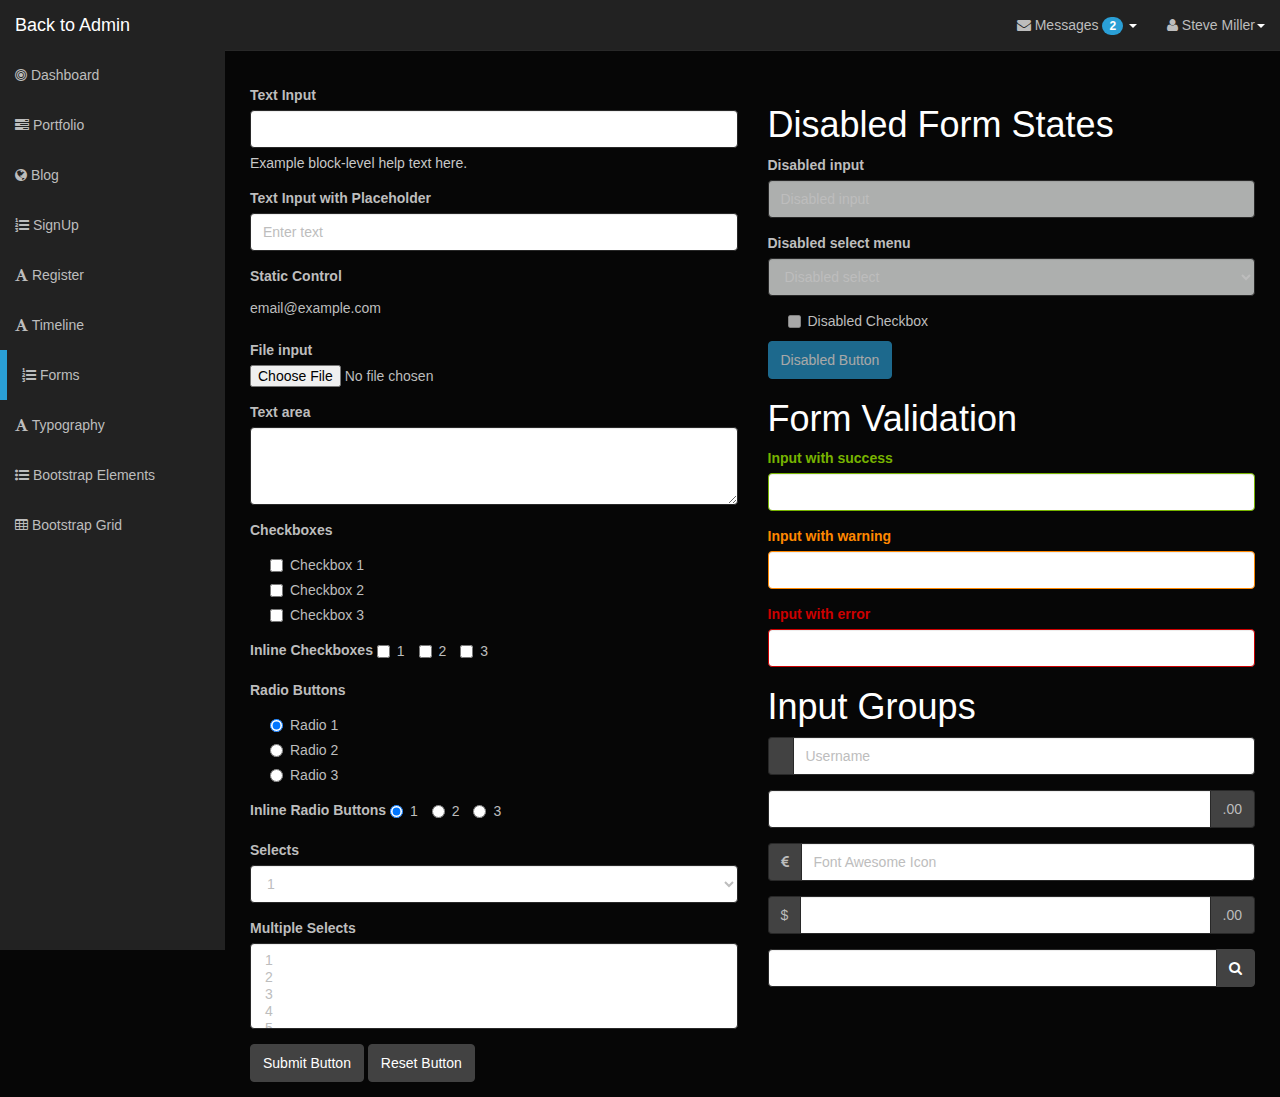
<file: Pagina Admi/Theme-DarkAdmin/forms.html>
<!DOCTYPE html>
<html lang="en">
<head>
    <meta charset="utf-8">
    <meta name="viewport" content="width=device-width, initial-scale=1.0">
    <title>Forms - Dark Admin</title>

    <link rel="stylesheet" type="text/css" href="bootstrap/css/bootstrap.min.css" />
    <link rel="stylesheet" type="text/css" href="font-awesome/css/font-awesome.min.css" />
    <link rel="stylesheet" type="text/css" href="css/local.css" />

    <script type="text/javascript" src="js/jquery-1.10.2.min.js"></script>
    <script type="text/javascript" src="bootstrap/js/bootstrap.min.js"></script>        
</head>
<body>

    <div id="wrapper">
        <nav class="navbar navbar-inverse navbar-fixed-top" role="navigation">
            <div class="navbar-header">
                <button type="button" class="navbar-toggle" data-toggle="collapse" data-target=".navbar-ex1-collapse">
                    <span class="sr-only">Toggle navigation</span>
                    <span class="icon-bar"></span>
                    <span class="icon-bar"></span>
                    <span class="icon-bar"></span>
                </button>
                <a class="navbar-brand" href="index.html">Back to Admin</a>
            </div>
            <div class="collapse navbar-collapse navbar-ex1-collapse">
                <ul class="nav navbar-nav side-nav">
                    <li><a href="index.html"><i class="fa fa-bullseye"></i> Dashboard</a></li>
                    <li><a href="portfolio.html"><i class="fa fa-tasks"></i> Portfolio</a></li>
                    <li><a href="blog.html"><i class="fa fa-globe"></i> Blog</a></li>
                    <li><a href="signup.html"><i class="fa fa-list-ol"></i> SignUp</a></li>
                    <li><a href="register.html"><i class="fa fa-font"></i> Register</a></li>
                    <li><a href="timeline.html"><i class="fa fa-font"></i> Timeline</a></li>
                    <li class="selected"><a href="forms.html"><i class="fa fa-list-ol"></i> Forms</a></li>
                    <li><a href="typography.html"><i class="fa fa-font"></i> Typography</a></li>
                    <li><a href="bootstrap-elements.html"><i class="fa fa-list-ul"></i> Bootstrap Elements</a></li>
                    <li><a href="bootstrap-grid.html"><i class="fa fa-table"></i > Bootstrap Grid</a></li>            
                </ul>
                <ul class="nav navbar-nav navbar-right navbar-user">
                    <li class="dropdown messages-dropdown">
                        <a href="#" class="dropdown-toggle" data-toggle="dropdown"><i class="fa fa-envelope"></i> Messages <span class="badge">2</span> <b class="caret"></b></a>
                        <ul class="dropdown-menu">
                            <li class="dropdown-header">2 New Messages</li>
                            <li class="message-preview">
                                <a href="#">
                                    <span class="avatar"><i class="fa fa-bell"></i></span>
                                    <span class="message">Security alert</span>
                                </a>
                            </li>
                            <li class="divider"></li>
                            <li class="message-preview">
                                <a href="#">
                                    <span class="avatar"><i class="fa fa-bell"></i></span>
                                    <span class="message">Security alert</span>
                                </a>
                            </li>
                            <li class="divider"></li>
                            <li><a href="#">Go to Inbox <span class="badge">2</span></a></li>
                        </ul>
                    </li>
                     <li class="dropdown user-dropdown">
                        <a href="#" class="dropdown-toggle" data-toggle="dropdown"><i class="fa fa-user"></i> Steve Miller<b class="caret"></b></a>
                        <ul class="dropdown-menu">
                            <li><a href="#"><i class="fa fa-user"></i> Profile</a></li>
                            <li><a href="#"><i class="fa fa-gear"></i> Settings</a></li>
                            <li class="divider"></li>
                            <li><a href="#"><i class="fa fa-power-off"></i> Log Out</a></li>
                        </ul>
                    </li>
                </ul>
            </div>
        </nav>

       <div id="page-wrapper">

            <div class="row">
                <div class="col-lg-6">

                    <form role="form">

                        <div class="form-group">
                            <label>Text Input</label>
                            <input class="form-control">
                            <p class="help-block">Example block-level help text here.</p>
                        </div>

                        <div class="form-group">
                            <label>Text Input with Placeholder</label>
                            <input class="form-control" placeholder="Enter text">
                        </div>

                        <div class="form-group">
                            <label>Static Control</label>
                            <p class="form-control-static">email@example.com</p>
                        </div>

                        <div class="form-group">
                            <label>File input</label>
                            <input type="file">
                        </div>

                        <div class="form-group">
                            <label>Text area</label>
                            <textarea class="form-control" rows="3"></textarea>
                        </div>

                        <div class="form-group">
                            <label>Checkboxes</label>
                            <div class="checkbox">
                                <label>
                                    <input type="checkbox" value="">
                                    Checkbox  1
                                </label>
                            </div>
                            <div class="checkbox">
                                <label>
                                    <input type="checkbox" value="">
                                    Checkbox  2
                                </label>
                            </div>
                            <div class="checkbox">
                                <label>
                                    <input type="checkbox" value="">
                                    Checkbox  3
                                </label>
                            </div>
                        </div>

                        <div class="form-group">
                            <label>Inline Checkboxes</label>
                            <label class="checkbox-inline">
                                <input type="checkbox">
                                1
                            </label>
                            <label class="checkbox-inline">
                                <input type="checkbox">
                                2
                            </label>
                            <label class="checkbox-inline">
                                <input type="checkbox">
                                3
                            </label>
                        </div>

                        <div class="form-group">
                            <label>Radio Buttons</label>
                            <div class="radio">
                                <label>
                                    <input type="radio" name="optionsRadios" id="optionsRadios1" value="option1" checked>
                                    Radio  1
                                </label>
                            </div>
                            <div class="radio">
                                <label>
                                    <input type="radio" name="optionsRadios" id="optionsRadios2" value="option2">
                                    Radio  2
                                </label>
                            </div>
                            <div class="radio">
                                <label>
                                    <input type="radio" name="optionsRadios" id="optionsRadios3" value="option3">
                                    Radio  3
                                </label>
                            </div>
                        </div>

                        <div class="form-group">
                            <label>Inline Radio Buttons</label>
                            <label class="radio-inline">
                                <input type="radio" name="optionsRadiosInline" id="optionsRadiosInline1" value="option1" checked>
                                1
                            </label>
                            <label class="radio-inline">
                                <input type="radio" name="optionsRadiosInline" id="optionsRadiosInline2" value="option2">
                                2
                            </label>
                            <label class="radio-inline">
                                <input type="radio" name="optionsRadiosInline" id="optionsRadiosInline3" value="option3">
                                3
                            </label>
                        </div>

                        <div class="form-group">
                            <label>Selects</label>
                            <select class="form-control">
                                <option>1</option>
                                <option>2</option>
                                <option>3</option>
                                <option>4</option>
                                <option>5</option>
                            </select>
                        </div>

                        <div class="form-group">
                            <label>Multiple Selects</label>
                            <select multiple class="form-control">
                                <option>1</option>
                                <option>2</option>
                                <option>3</option>
                                <option>4</option>
                                <option>5</option>
                            </select>
                        </div>

                        <button type="submit" class="btn btn-default">Submit Button</button>
                        <button type="reset" class="btn btn-default">Reset Button</button>

                    </form>

                </div>
                <div class="col-lg-6">
                    <h1>Disabled Form States</h1>

                    <form role="form">

                        <fieldset disabled>

                            <div class="form-group">
                                <label for="disabledSelect">Disabled input</label>
                                <input class="form-control" id="disabledInput" type="text" placeholder="Disabled input" disabled>
                            </div>

                            <div class="form-group">
                                <label for="disabledSelect">Disabled select menu</label>
                                <select id="disabledSelect" class="form-control">
                                    <option>Disabled select</option>
                                </select>
                            </div>

                            <div class="checkbox">
                                <label>
                                    <input type="checkbox">
                                    Disabled Checkbox
                                </label>
                            </div>

                            <button type="submit" class="btn btn-primary">Disabled Button</button>

                        </fieldset>

                    </form>

                    <h1>Form Validation</h1>

                    <form role="form">

                        <div class="form-group has-success">
                            <label class="control-label" for="inputSuccess">Input with success</label>
                            <input type="text" class="form-control" id="inputSuccess">
                        </div>

                        <div class="form-group has-warning">
                            <label class="control-label" for="inputWarning">Input with warning</label>
                            <input type="text" class="form-control" id="inputWarning">
                        </div>

                        <div class="form-group has-error">
                            <label class="control-label" for="inputError">Input with error</label>
                            <input type="text" class="form-control" id="inputError">
                        </div>

                    </form>

                    <h1>Input Groups</h1>

                    <form role="form">
                        <div class="form-group input-group">
                            <span class="input-group-addon"> </span>
                            <input type="text" class="form-control" placeholder="Username">
                        </div>

                        <div class="form-group input-group">
                            <input type="text" class="form-control">
                            <span class="input-group-addon">.00</span>
                        </div>

                        <div class="form-group input-group">
                            <span class="input-group-addon"><i class="fa fa-eur"></i></span>
                            <input type="text" class="form-control" placeholder="Font Awesome Icon">
                        </div>

                        <div class="form-group input-group">
                            <span class="input-group-addon">$</span>
                            <input type="text" class="form-control">
                            <span class="input-group-addon">.00</span>
                        </div>

                        <div class="form-group input-group">
                            <input type="text" class="form-control">
                            <span class="input-group-btn">
                                <button class="btn btn-default" type="button"><i class="fa fa-search"></i></button>
                            </span>
                        </div>

                    </form>
                </div>
            </div>
        </div>
    </div>    

</body>
</html>
</file>
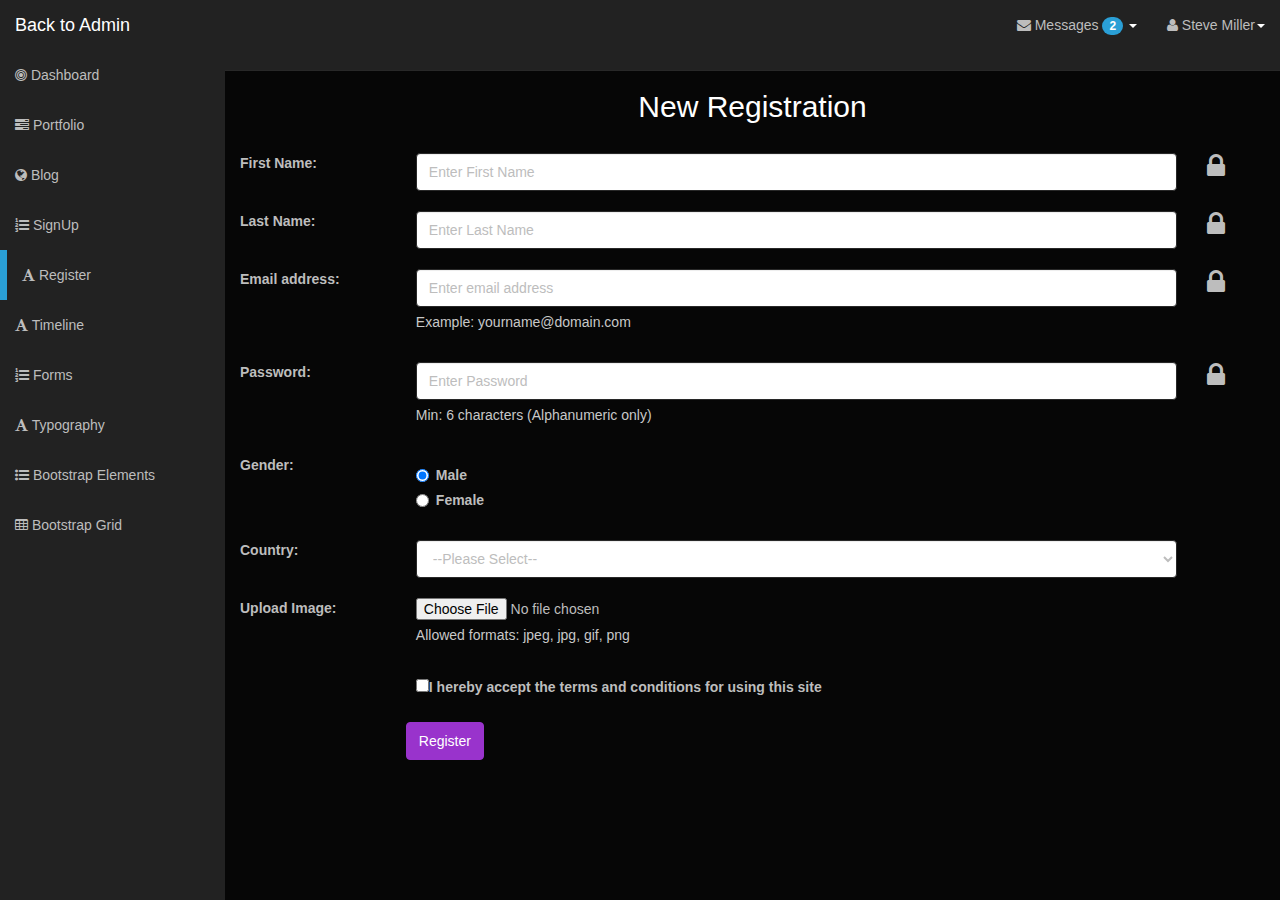
<file: Pagina Admi/Theme-DarkAdmin/register.html>
<!DOCTYPE html>
<html lang="en">
<head>
    <meta charset="utf-8">
    <meta name="viewport" content="width=device-width, initial-scale=1.0">
    <title>Register - Dark Admin</title>

    <link rel="stylesheet" type="text/css" href="bootstrap/css/bootstrap.min.css" />
    <link rel="stylesheet" type="text/css" href="font-awesome/css/font-awesome.min.css" />
    <link rel="stylesheet" type="text/css" href="css/local.css" />

    <script type="text/javascript" src="js/jquery-1.10.2.min.js"></script>
    <script type="text/javascript" src="bootstrap/js/bootstrap.min.js"></script>   

      <style>

        div {
            padding-bottom:20px;
        }

    </style>
</head>
<body>

    <div id="wrapper">
        <nav class="navbar navbar-inverse navbar-fixed-top" role="navigation">
            <div class="navbar-header">
                <button type="button" class="navbar-toggle" data-toggle="collapse" data-target=".navbar-ex1-collapse">
                    <span class="sr-only">Toggle navigation</span>
                    <span class="icon-bar"></span>
                    <span class="icon-bar"></span>
                    <span class="icon-bar"></span>
                </button>
                <a class="navbar-brand" href="index.html">Back to Admin</a>
            </div>
            <div class="collapse navbar-collapse navbar-ex1-collapse">
                <ul class="nav navbar-nav side-nav">
                    <li><a href="index.html"><i class="fa fa-bullseye"></i> Dashboard</a></li>
                    <li><a href="portfolio.html"><i class="fa fa-tasks"></i> Portfolio</a></li>
                    <li><a href="blog.html"><i class="fa fa-globe"></i> Blog</a></li>
                    <li><a href="signup.html"><i class="fa fa-list-ol"></i> SignUp</a></li>
                    <li class="selected"><a href="register.html"><i class="fa fa-font"></i> Register</a></li>
                    <li><a href="timeline.html"><i class="fa fa-font"></i> Timeline</a></li>
                    <li><a href="forms.html"><i class="fa fa-list-ol"></i> Forms</a></li>
                    <li><a href="typography.html"><i class="fa fa-font"></i> Typography</a></li>
                    <li><a href="bootstrap-elements.html"><i class="fa fa-list-ul"></i> Bootstrap Elements</a></li>
                    <li><a href="bootstrap-grid.html"><i class="fa fa-table"></i > Bootstrap Grid</a></li>            
                </ul>
                <ul class="nav navbar-nav navbar-right navbar-user">
                    <li class="dropdown messages-dropdown">
                        <a href="#" class="dropdown-toggle" data-toggle="dropdown"><i class="fa fa-envelope"></i> Messages <span class="badge">2</span> <b class="caret"></b></a>
                        <ul class="dropdown-menu">
                            <li class="dropdown-header">2 New Messages</li>
                            <li class="message-preview">
                                <a href="#">
                                    <span class="avatar"><i class="fa fa-bell"></i></span>
                                    <span class="message">Security alert</span>
                                </a>
                            </li>
                            <li class="divider"></li>
                            <li class="message-preview">
                                <a href="#">
                                    <span class="avatar"><i class="fa fa-bell"></i></span>
                                    <span class="message">Security alert</span>
                                </a>
                            </li>
                            <li class="divider"></li>
                            <li><a href="#">Go to Inbox <span class="badge">2</span></a></li>
                        </ul>
                    </li>
                     <li class="dropdown user-dropdown">
                        <a href="#" class="dropdown-toggle" data-toggle="dropdown"><i class="fa fa-user"></i> Steve Miller<b class="caret"></b></a>
                        <ul class="dropdown-menu">
                            <li><a href="#"><i class="fa fa-user"></i> Profile</a></li>
                            <li><a href="#"><i class="fa fa-gear"></i> Settings</a></li>
                            <li class="divider"></li>
                            <li><a href="#"><i class="fa fa-power-off"></i> Log Out</a></li>
                        </ul>
                    </li>
                </ul>
            </div>
        </nav>

       <div>
        <div class="row text-center">
            <h2>New Registration</h2>
        </div>
        <div>
            <label for="firstname" class="col-md-2">
                First Name:
            </label>
            <div class="col-md-9">
                <input type="text" class="form-control" id="firstname" placeholder="Enter First Name">
            </div>
            <div class="col-md-1">
                <i class="fa fa-lock fa-2x"></i>
            </div>
        </div>        
        <div>
            <label for="lastname" class="col-md-2">
                Last Name:
            </label>
            <div class="col-md-9">
                <input type="text" class="form-control" id="lastname" placeholder="Enter Last Name">
            </div>
             <div class="col-md-1">
                <i class="fa fa-lock fa-2x"></i>
            </div>
        </div>
        <div>
            <label for="emailaddress" class="col-md-2">
                Email address:
            </label>
            <div class="col-md-9">
                <input type="email" class="form-control" id="emailaddress" placeholder="Enter email address">
                <p class="help-block">
                    Example: yourname@domain.com
                </p>
            </div>
             <div class="col-md-1">
                <i class="fa fa-lock fa-2x"></i>
            </div>
        </div>
        <div>
            <label for="password" class="col-md-2">
                Password:
            </label>
            <div class="col-md-9">
                <input type="password" class="form-control" id="password" placeholder="Enter Password">
                <p class="help-block">
                    Min: 6 characters (Alphanumeric only)
                </p>
            </div>
             <div class="col-md-1">
                <i class="fa fa-lock fa-2x"></i>
            </div>
        </div>
        <div>
            <label for="sex" class="col-md-2">
                Gender:
            </label>
            <div class="col-md-10">
                <label class="radio">
                    <input type="radio" name="sex" id="sex" value="male" checked>
                    Male
                </label>
                <label class="radio">
                    <input type="radio" name="sex" id="Radio1" value="female">
                    Female
                </label>
            </div>             
        </div>
        <div>
            <label for="country" class="col-md-2">
                Country:
            </label>
            <div class="col-md-9">
                <select name="country" id="country" class="form-control">
                    <option>--Please Select--</option>
                    <option>India</option>
                    <option>United States</option>
                    <option>Canada</option>
                    <option>United Kingdom</option>
                    <option>Others</option>
                </select>
            </div>            
        </div>
        <div>
            <label for="uploadimage" class="col-md-2">
                Upload Image:
            </label>
            <div class="col-md-10">
                <input type="file" name="uploadimage" id="uploadimage">
                <p class="help-block">
                    Allowed formats: jpeg, jpg, gif, png
                </p>
            </div>          
        </div>
        <div>
            <div class="col-md-2">
            </div>
            <div class="col-md-10">
                <label>
                    <input type="checkbox">I hereby accept the terms and conditions for using this site</label>
            </div>            
        </div>
        <div class="row">
            <div class="col-md-2">
            </div>
            <div class="col-md-10">
                <button type="submit" class="btn btn-info">
                    Register
                </button>
            </div>
        </div>
    </div>  
    </div>

</body>
</html>
</file>
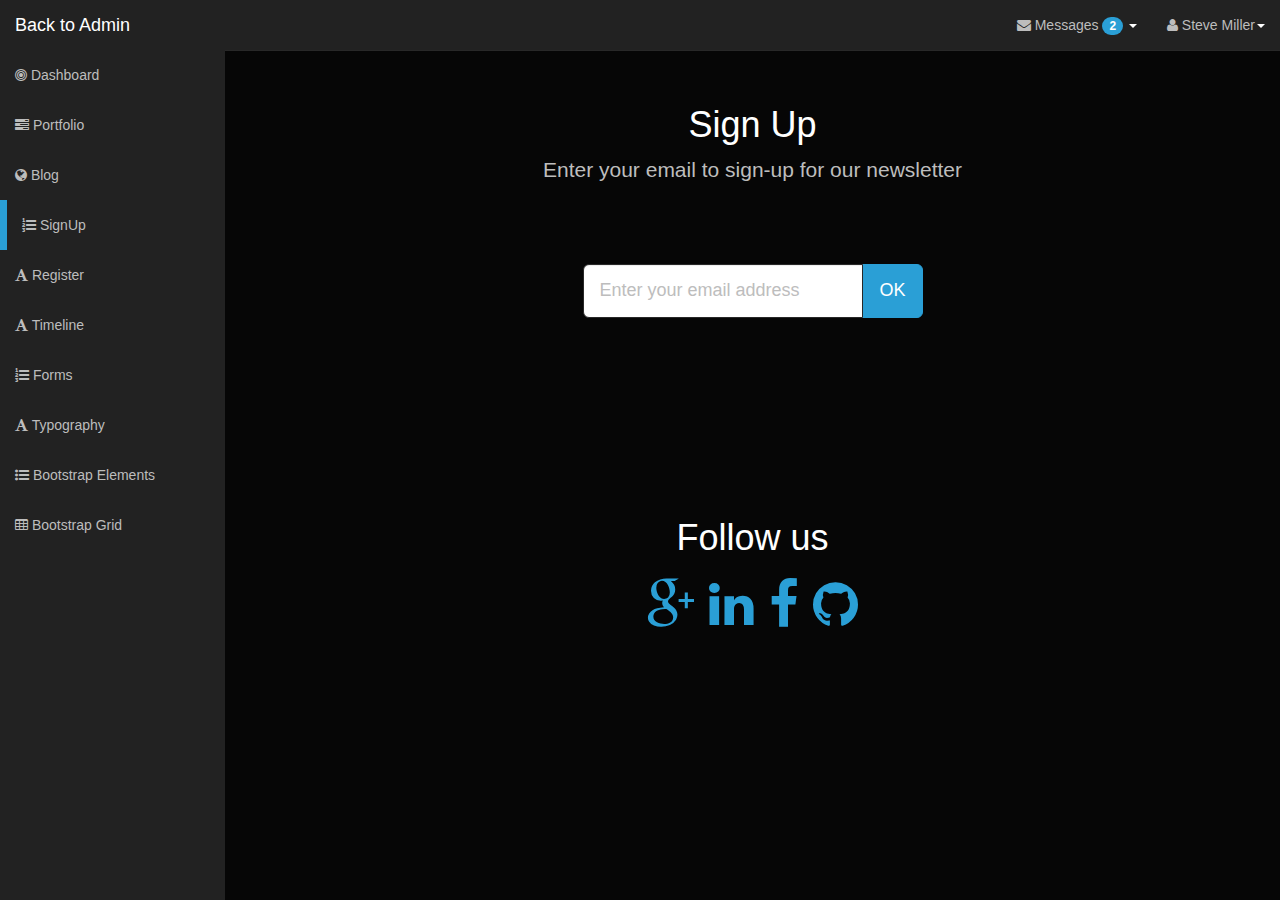
<file: Pagina Admi/Theme-DarkAdmin/signup.html>
<!DOCTYPE html>
<html lang="en">
<head>
    <meta charset="utf-8">
    <meta name="viewport" content="width=device-width, initial-scale=1.0">
    <title>Signup - Dark Admin</title>

    <link rel="stylesheet" type="text/css" href="bootstrap/css/bootstrap.min.css" />
    <link rel="stylesheet" type="text/css" href="font-awesome/css/font-awesome.min.css" />
    <link rel="stylesheet" type="text/css" href="css/local.css" />

    <script type="text/javascript" src="js/jquery-1.10.2.min.js"></script>
    <script type="text/javascript" src="bootstrap/js/bootstrap.min.js"></script>   
</head>
<body>

    <div id="wrapper">
        <nav class="navbar navbar-inverse navbar-fixed-top" role="navigation">
            <div class="navbar-header">
                <button type="button" class="navbar-toggle" data-toggle="collapse" data-target=".navbar-ex1-collapse">
                    <span class="sr-only">Toggle navigation</span>
                    <span class="icon-bar"></span>
                    <span class="icon-bar"></span>
                    <span class="icon-bar"></span>
                </button>
                <a class="navbar-brand" href="index.html">Back to Admin</a>
            </div>
            <div class="collapse navbar-collapse navbar-ex1-collapse">
                <ul class="nav navbar-nav side-nav">
                    <li><a href="index.html"><i class="fa fa-bullseye"></i> Dashboard</a></li>
                    <li><a href="portfolio.html"><i class="fa fa-tasks"></i> Portfolio</a></li>
                    <li><a href="blog.html"><i class="fa fa-globe"></i> Blog</a></li>
                    <li class="selected"><a href="signup.html"><i class="fa fa-list-ol"></i> SignUp</a></li>
                    <li><a href="register.html"><i class="fa fa-font"></i> Register</a></li>
                    <li><a href="timeline.html"><i class="fa fa-font"></i> Timeline</a></li>
                    <li><a href="forms.html"><i class="fa fa-list-ol"></i> Forms</a></li>
                    <li><a href="typography.html"><i class="fa fa-font"></i> Typography</a></li>
                    <li><a href="bootstrap-elements.html"><i class="fa fa-list-ul"></i> Bootstrap Elements</a></li>
                    <li><a href="bootstrap-grid.html"><i class="fa fa-table"></i > Bootstrap Grid</a></li>            
                </ul>
                <ul class="nav navbar-nav navbar-right navbar-user">
                    <li class="dropdown messages-dropdown">
                        <a href="#" class="dropdown-toggle" data-toggle="dropdown"><i class="fa fa-envelope"></i> Messages <span class="badge">2</span> <b class="caret"></b></a>
                        <ul class="dropdown-menu">
                            <li class="dropdown-header">2 New Messages</li>
                            <li class="message-preview">
                                <a href="#">
                                    <span class="avatar"><i class="fa fa-bell"></i></span>
                                    <span class="message">Security alert</span>
                                </a>
                            </li>
                            <li class="divider"></li>
                            <li class="message-preview">
                                <a href="#">
                                    <span class="avatar"><i class="fa fa-bell"></i></span>
                                    <span class="message">Security alert</span>
                                </a>
                            </li>
                            <li class="divider"></li>
                            <li><a href="#">Go to Inbox <span class="badge">2</span></a></li>
                        </ul>
                    </li>
                     <li class="dropdown user-dropdown">
                        <a href="#" class="dropdown-toggle" data-toggle="dropdown"><i class="fa fa-user"></i> Steve Miller<b class="caret"></b></a>
                        <ul class="dropdown-menu">
                            <li><a href="#"><i class="fa fa-user"></i> Profile</a></li>
                            <li><a href="#"><i class="fa fa-gear"></i> Settings</a></li>
                            <li class="divider"></li>
                            <li><a href="#"><i class="fa fa-power-off"></i> Log Out</a></li>
                        </ul>
                    </li>
                </ul>
            </div>
        </nav>

        <div id="page-wrapper">

            <div class="row">

                <div class="col-lg-12 text-center v-center">

                    <h1>Sign Up</h1>
                    <p class="lead">Enter your email to sign-up for our newsletter</p>

                    <br>
                    <br>
                    <br>

                    <form class="col-lg-12">
                        <div class="input-group" style="width: 340px; text-align: center; margin: 0 auto;">
                            <input class="form-control input-lg" title="Confidential signup."
                                placeholder="Enter your email address" type="text">
                            <span class="input-group-btn">
                                <button class="btn btn-lg btn-primary" type="button">OK</button></span>
                        </div>
                    </form>
                </div>
            </div>
            <br>
            <br>
            <br>
            <br>
            <br>
            <br>
            <br>
            <br>
            <br>
            <div class="text-center">
                <h1>Follow us</h1>
            </div>
            <div class="row">
                <div class="col-lg-12 text-center v-center" style="font-size: 39pt;">
                    <a href="#"><span class="avatar"><i class="fa fa-google-plus"></i></span></a>
                    <a href="#"><span class="avatar"><i class="fa fa-linkedin"></i></span></a>
                    <a href="#"><span class="avatar"><i class="fa fa-facebook"></i></span></a>
                    <a href="#"><span class="avatar"><i class="fa fa-github"></i></span></a>
                </div>

            </div>
            <!-- /.row -->

        </div>
        <!-- /#page-wrapper -->
    </div>    
</body>
</html>
</file>
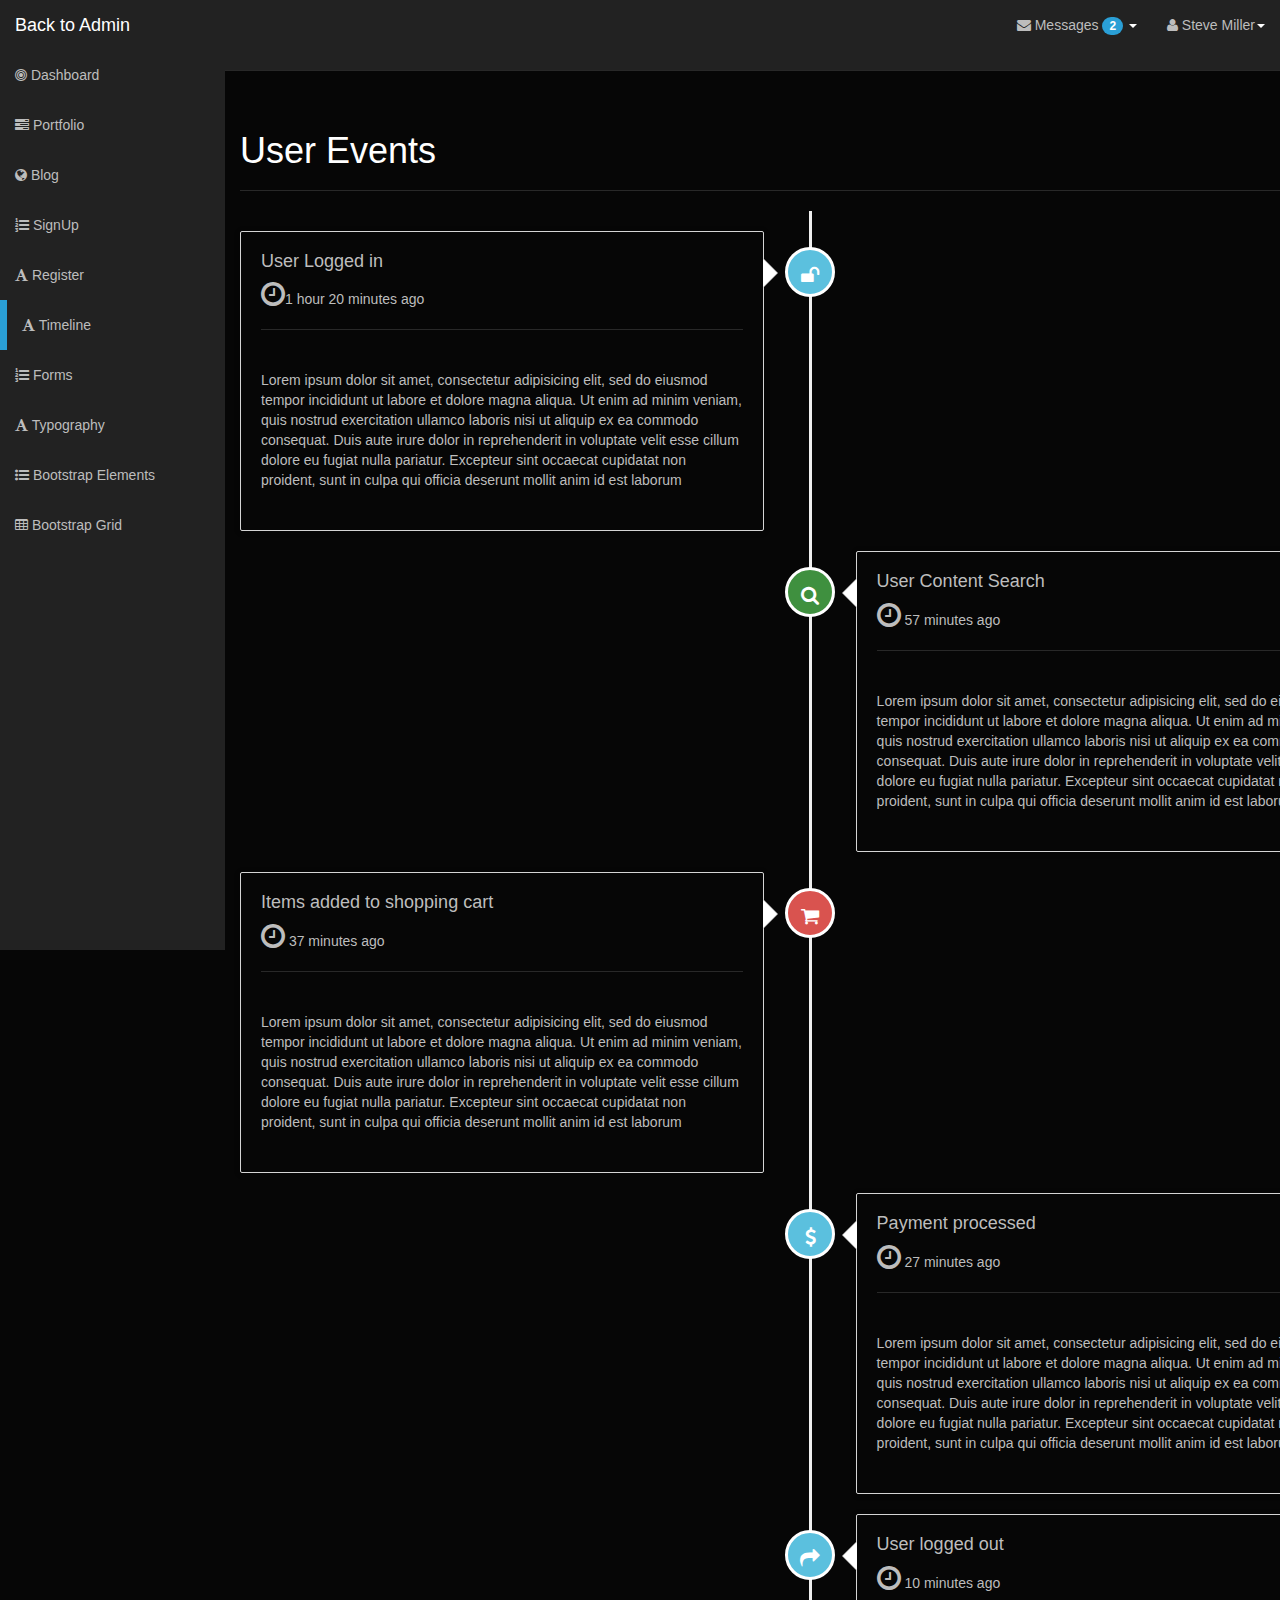
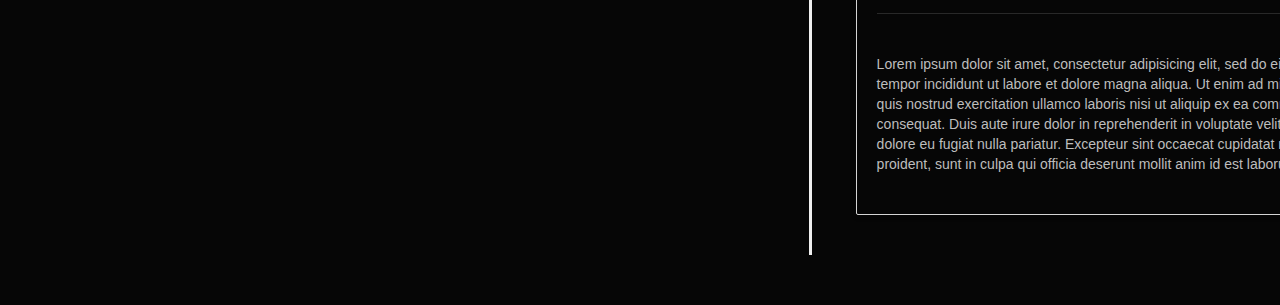
<file: Pagina Admi/Theme-DarkAdmin/timeline.html>
<!DOCTYPE html>
<html lang="en">
<head>
    <meta charset="utf-8">
    <meta name="viewport" content="width=device-width, initial-scale=1.0">
    <title>Timeline - Dark Admin</title>

    <link rel="stylesheet" type="text/css" href="bootstrap/css/bootstrap.min.css" />
    <link rel="stylesheet" type="text/css" href="font-awesome/css/font-awesome.min.css" />
    <link rel="stylesheet" type="text/css" href="css/local.css" />

    <script type="text/javascript" src="js/jquery-1.10.2.min.js"></script>
    <script type="text/javascript" src="bootstrap/js/bootstrap.min.js"></script>   

      <style>

        div {
            padding-bottom:20px;
        }

    </style>
</head>
<body>

    <div id="wrapper">
        <nav class="navbar navbar-inverse navbar-fixed-top" role="navigation">
            <div class="navbar-header">
                <button type="button" class="navbar-toggle" data-toggle="collapse" data-target=".navbar-ex1-collapse">
                    <span class="sr-only">Toggle navigation</span>
                    <span class="icon-bar"></span>
                    <span class="icon-bar"></span>
                    <span class="icon-bar"></span>
                </button>
                <a class="navbar-brand" href="index.html">Back to Admin</a>
            </div>
            <div class="collapse navbar-collapse navbar-ex1-collapse">
                <ul class="nav navbar-nav side-nav">
                    <li><a href="index.html"><i class="fa fa-bullseye"></i> Dashboard</a></li>
                    <li><a href="portfolio.html"><i class="fa fa-tasks"></i> Portfolio</a></li>
                    <li><a href="blog.html"><i class="fa fa-globe"></i> Blog</a></li>
                    <li><a href="signup.html"><i class="fa fa-list-ol"></i> SignUp</a></li>
                    <li><a href="register.html"><i class="fa fa-font"></i> Register</a></li>
                    <li class="selected"><a href="timeline.html"><i class="fa fa-font"></i> Timeline</a></li>
                    <li><a href="forms.html"><i class="fa fa-list-ol"></i> Forms</a></li>
                    <li><a href="typography.html"><i class="fa fa-font"></i> Typography</a></li>
                    <li><a href="bootstrap-elements.html"><i class="fa fa-list-ul"></i> Bootstrap Elements</a></li>
                    <li><a href="bootstrap-grid.html"><i class="fa fa-table"></i > Bootstrap Grid</a></li>            
                </ul>
                <ul class="nav navbar-nav navbar-right navbar-user">
                    <li class="dropdown messages-dropdown">
                        <a href="#" class="dropdown-toggle" data-toggle="dropdown"><i class="fa fa-envelope"></i> Messages <span class="badge">2</span> <b class="caret"></b></a>
                        <ul class="dropdown-menu">
                            <li class="dropdown-header">2 New Messages</li>
                            <li class="message-preview">
                                <a href="#">
                                    <span class="avatar"><i class="fa fa-bell"></i></span>
                                    <span class="message">Security alert</span>
                                </a>
                            </li>
                            <li class="divider"></li>
                            <li class="message-preview">
                                <a href="#">
                                    <span class="avatar"><i class="fa fa-bell"></i></span>
                                    <span class="message">Security alert</span>
                                </a>
                            </li>
                            <li class="divider"></li>
                            <li><a href="#">Go to Inbox <span class="badge">2</span></a></li>
                        </ul>
                    </li>
                    <li class="dropdown user-dropdown">
                        <a href="#" class="dropdown-toggle" data-toggle="dropdown"><i class="fa fa-user"></i> Steve Miller<b class="caret"></b></a>
                        <ul class="dropdown-menu">
                            <li><a href="#"><i class="fa fa-user"></i> Profile</a></li>
                            <li><a href="#"><i class="fa fa-gear"></i> Settings</a></li>
                            <li class="divider"></li>
                            <li><a href="#"><i class="fa fa-power-off"></i> Log Out</a></li>
                        </ul>
                    </li>
                </ul>
            </div>
        </nav>

         <hr />
        <div class="container">
            <div class="page-header">
                <h1 id="timeline">User Events</h1>
            </div>
            <ul class="timeline">
                <li>
                    <div class="timeline-badge info"><i class="fa fa-unlock"></i></div>
                    <div class="timeline-panel">
                        <div class="timeline-heading">
                            <h4 class="timeline-title">User Logged in</h4>                            
                            <span><i class="fa fa-clock-o fa-2x"></i>1 hour 20 minutes ago</span>
                            <hr />
                        </div>
                        <div class="timeline-body">
                            <p>Lorem ipsum dolor sit amet, consectetur adipisicing elit, sed do eiusmod tempor 
                               incididunt ut labore et dolore magna aliqua. Ut enim ad minim veniam, 
                               quis nostrud exercitation ullamco laboris nisi ut aliquip ex ea commodo consequat. 
                               Duis aute irure dolor in reprehenderit in voluptate velit esse cillum dolore eu fugiat nulla pariatur. 
                               Excepteur sint occaecat cupidatat non proident, sunt in culpa qui officia deserunt mollit anim id est laborum
                            </p>
                        </div>
                    </div>
                </li>
                <li class="timeline-inverted">
                    <div class="timeline-badge success"><i class="fa fa-search"></i></div>
                    <div class="timeline-panel">
                        <div class="timeline-heading">
                            <h4 class="timeline-title">User Content Search</h4>
                            <span><i class="fa fa-clock-o fa-2x"></i> 57 minutes ago</span>
                            <hr />
                        </div>
                        <div class="timeline-body">
                             <p>Lorem ipsum dolor sit amet, consectetur adipisicing elit, sed do eiusmod tempor 
                               incididunt ut labore et dolore magna aliqua. Ut enim ad minim veniam, 
                               quis nostrud exercitation ullamco laboris nisi ut aliquip ex ea commodo consequat. 
                               Duis aute irure dolor in reprehenderit in voluptate velit esse cillum dolore eu fugiat nulla pariatur. 
                               Excepteur sint occaecat cupidatat non proident, sunt in culpa qui officia deserunt mollit anim id est laborum
                            </p>
                        </div>
                    </div>
                </li>
                <li>
                    <div class="timeline-badge danger"><i class="fa fa-shopping-cart"></i></div>
                    <div class="timeline-panel">
                        <div class="timeline-heading">
                            <h4 class="timeline-title">Items added to shopping cart</h4>
                            <span><i class="fa fa-clock-o fa-2x"></i> 37 minutes ago</span>
                            <hr />
                        </div>
                        <div class="timeline-body">
                             <p>Lorem ipsum dolor sit amet, consectetur adipisicing elit, sed do eiusmod tempor 
                               incididunt ut labore et dolore magna aliqua. Ut enim ad minim veniam, 
                               quis nostrud exercitation ullamco laboris nisi ut aliquip ex ea commodo consequat. 
                               Duis aute irure dolor in reprehenderit in voluptate velit esse cillum dolore eu fugiat nulla pariatur. 
                               Excepteur sint occaecat cupidatat non proident, sunt in culpa qui officia deserunt mollit anim id est laborum
                            </p>
                        </div>
                    </div>
                </li>
                <li class="timeline-inverted">
                   <div class="timeline-badge info"><i class="fa fa-dollar"></i></div>
                    <div class="timeline-panel">
                        <div class="timeline-heading">
                            <h4 class="timeline-title">Payment processed</h4>
                            <span><i class="fa fa-clock-o fa-2x"></i> 27 minutes ago</span>
                            <hr />
                        </div>
                        <div class="timeline-body">
                             <p>Lorem ipsum dolor sit amet, consectetur adipisicing elit, sed do eiusmod tempor 
                               incididunt ut labore et dolore magna aliqua. Ut enim ad minim veniam, 
                               quis nostrud exercitation ullamco laboris nisi ut aliquip ex ea commodo consequat. 
                               Duis aute irure dolor in reprehenderit in voluptate velit esse cillum dolore eu fugiat nulla pariatur. 
                               Excepteur sint occaecat cupidatat non proident, sunt in culpa qui officia deserunt mollit anim id est laborum
                            </p>
                        </div>
                    </div>
                </li>
                <li class="timeline-inverted">
                    <div class="timeline-badge info"><i class="fa fa-share"></i></div>
                    <div class="timeline-panel">
                        <div class="timeline-heading">
                            <h4 class="timeline-title">User logged out</h4>
                            <span><i class="fa fa-clock-o fa-2x"></i> 10 minutes ago</span>
                            <hr />
                        </div>
                        <div class="timeline-body">
                             <p>Lorem ipsum dolor sit amet, consectetur adipisicing elit, sed do eiusmod tempor 
                               incididunt ut labore et dolore magna aliqua. Ut enim ad minim veniam, 
                               quis nostrud exercitation ullamco laboris nisi ut aliquip ex ea commodo consequat. 
                               Duis aute irure dolor in reprehenderit in voluptate velit esse cillum dolore eu fugiat nulla pariatur. 
                               Excepteur sint occaecat cupidatat non proident, sunt in culpa qui officia deserunt mollit anim id est laborum
                            </p>
                        </div>
                    </div>
                </li>
            </ul>
        </div>
    </div>

</body>
</html>
</file>
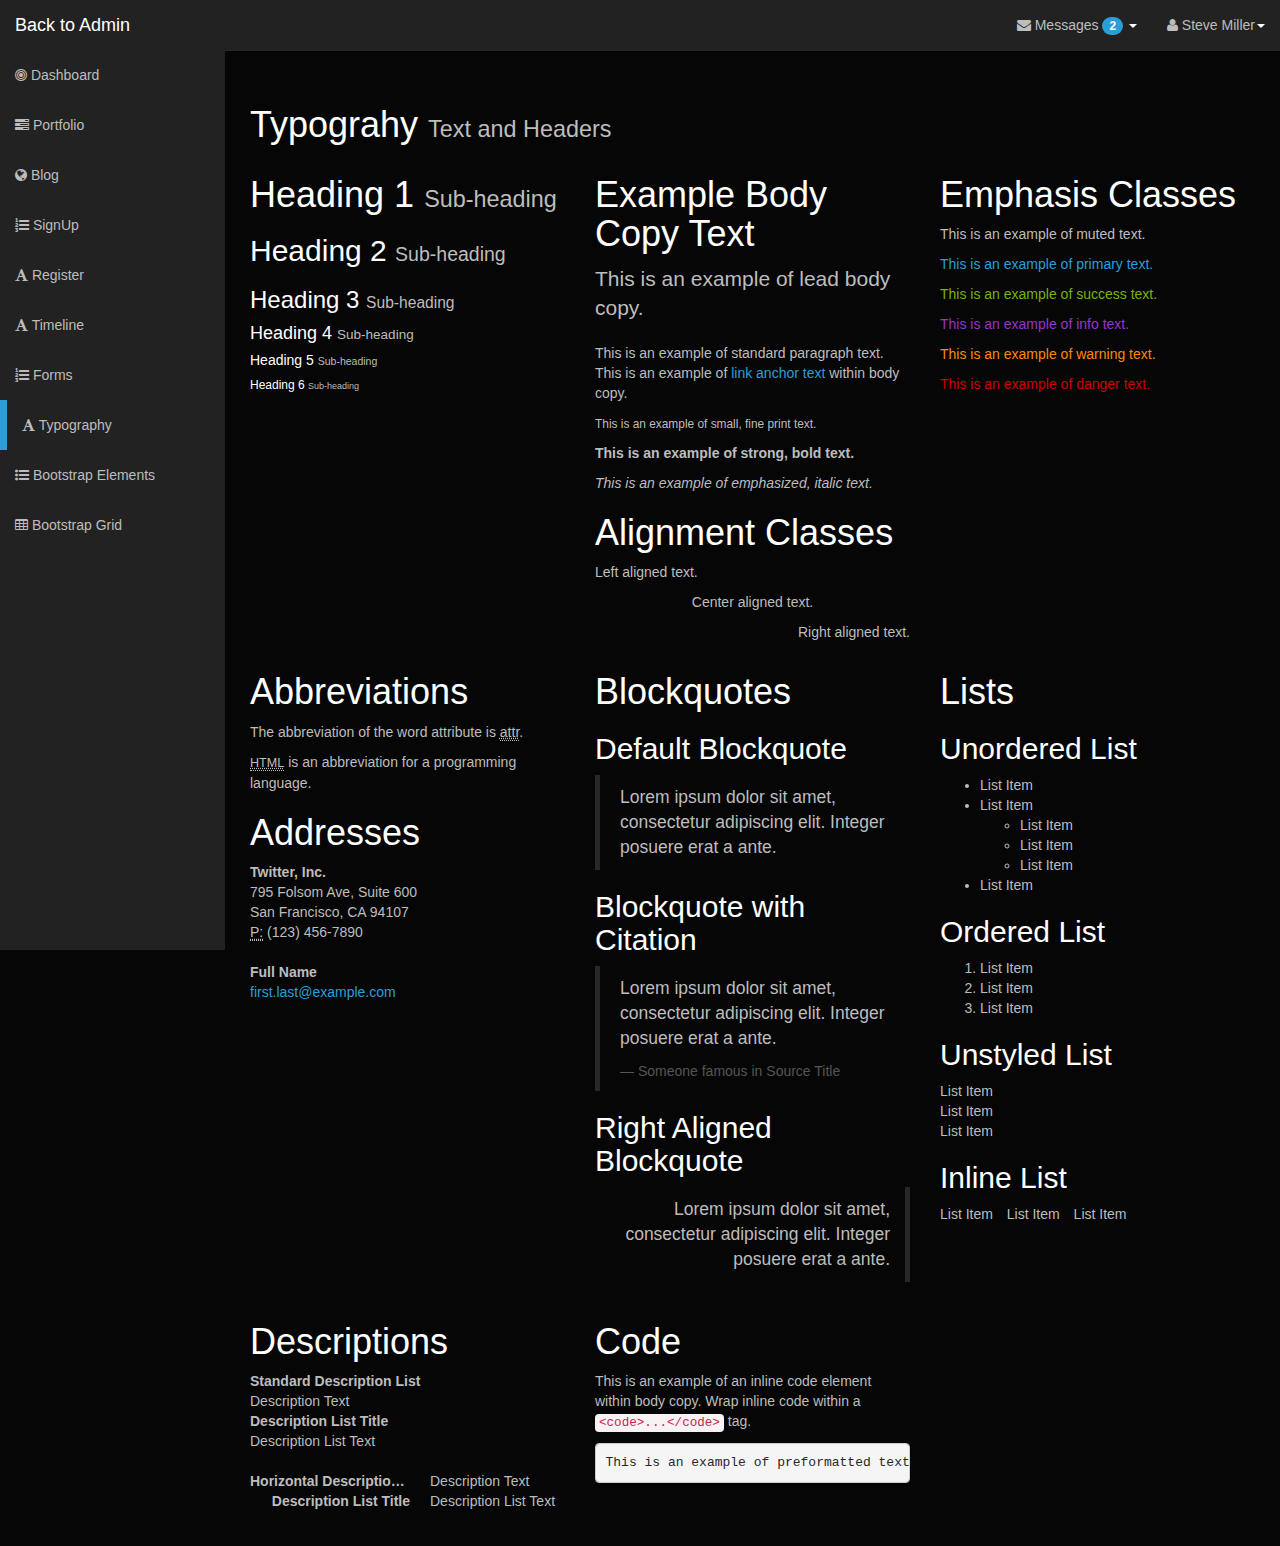
<file: Pagina Admi/Theme-DarkAdmin/typography.html>
<!DOCTYPE html>
<html lang="en">
<head>
    <meta charset="utf-8">
    <meta name="viewport" content="width=device-width, initial-scale=1.0">
    <title>Typography - Dark Admin</title>

    <link rel="stylesheet" type="text/css" href="bootstrap/css/bootstrap.min.css" />
    <link rel="stylesheet" type="text/css" href="font-awesome/css/font-awesome.min.css" />
    <link rel="stylesheet" type="text/css" href="css/local.css" />

    <script type="text/javascript" src="js/jquery-1.10.2.min.js"></script>
    <script type="text/javascript" src="bootstrap/js/bootstrap.min.js"></script>       
</head>
<body>

    <div id="wrapper">
        <nav class="navbar navbar-inverse navbar-fixed-top" role="navigation">
            <div class="navbar-header">
                <button type="button" class="navbar-toggle" data-toggle="collapse" data-target=".navbar-ex1-collapse">
                    <span class="sr-only">Toggle navigation</span>
                    <span class="icon-bar"></span>
                    <span class="icon-bar"></span>
                    <span class="icon-bar"></span>
                </button>
                <a class="navbar-brand" href="index.html">Back to Admin</a>
            </div>
            <div class="collapse navbar-collapse navbar-ex1-collapse">
                <ul class="nav navbar-nav side-nav">
                    <li><a href="index.html"><i class="fa fa-bullseye"></i> Dashboard</a></li>
                    <li><a href="portfolio.html"><i class="fa fa-tasks"></i> Portfolio</a></li>
                    <li><a href="blog.html"><i class="fa fa-globe"></i> Blog</a></li>
                    <li><a href="signup.html"><i class="fa fa-list-ol"></i> SignUp</a></li>
                    <li><a href="register.html"><i class="fa fa-font"></i> Register</a></li>
                    <li><a href="timeline.html"><i class="fa fa-font"></i> Timeline</a></li>
                    <li><a href="forms.html"><i class="fa fa-list-ol"></i> Forms</a></li>
                    <li class="selected"><a href="typography.html"><i class="fa fa-font"></i> Typography</a></li>
                    <li><a href="bootstrap-elements.html"><i class="fa fa-list-ul"></i> Bootstrap Elements</a></li>
                    <li><a href="bootstrap-grid.html"><i class="fa fa-table"></i > Bootstrap Grid</a></li>            
                </ul>
                <ul class="nav navbar-nav navbar-right navbar-user">
                    <li class="dropdown messages-dropdown">
                        <a href="#" class="dropdown-toggle" data-toggle="dropdown"><i class="fa fa-envelope"></i> Messages <span class="badge">2</span> <b class="caret"></b></a>
                        <ul class="dropdown-menu">
                            <li class="dropdown-header">2 New Messages</li>
                            <li class="message-preview">
                                <a href="#">
                                    <span class="avatar"><i class="fa fa-bell"></i></span>
                                    <span class="message">Security alert</span>
                                </a>
                            </li>
                            <li class="divider"></li>
                            <li class="message-preview">
                                <a href="#">
                                    <span class="avatar"><i class="fa fa-bell"></i></span>
                                    <span class="message">Security alert</span>
                                </a>
                            </li>
                            <li class="divider"></li>
                            <li><a href="#">Go to Inbox <span class="badge">2</span></a></li>
                        </ul>
                    </li>
                     <li class="dropdown user-dropdown">
                        <a href="#" class="dropdown-toggle" data-toggle="dropdown"><i class="fa fa-user"></i> Steve Miller<b class="caret"></b></a>
                        <ul class="dropdown-menu">
                            <li><a href="#"><i class="fa fa-user"></i> Profile</a></li>
                            <li><a href="#"><i class="fa fa-gear"></i> Settings</a></li>
                            <li class="divider"></li>
                            <li><a href="#"><i class="fa fa-power-off"></i> Log Out</a></li>
                        </ul>
                    </li>
                </ul>
            </div>
        </nav>

    <div id="page-wrapper">

            <div class="row">
                <div class="col-lg-12">
                    <h1>Typograhy <small>Text and Headers</small></h1>
                </div>
                <div class="col-lg-4">
                    <h1>Heading 1 <small>Sub-heading</small></h1>
                    <h2>Heading 2 <small>Sub-heading</small></h2>
                    <h3>Heading 3 <small>Sub-heading</small></h3>
                    <h4>Heading 4 <small>Sub-heading</small></h4>
                    <h5>Heading 5 <small>Sub-heading</small></h5>
                    <h6>Heading 6 <small>Sub-heading</small></h6>
                </div>
                <div class="col-lg-4">
                    <h1>Example Body Copy Text</h1>
                    <p class="lead">This is an example of lead body copy.</p>
                    <p>This is an example of standard paragraph text. This is an example of <a href="#">link anchor text</a> within body copy.</p>
                    <p><small>This is an example of small, fine print text.</small></p>
                    <p><strong>This is an example of strong, bold text.</strong></p>
                    <p><em>This is an example of emphasized, italic text.</em></p>
                    <h1>Alignment Classes</h1>
                    <p class="text-left">Left aligned text.</p>
                    <p class="text-center">Center aligned text.</p>
                    <p class="text-right">Right aligned text.</p>
                </div>
                <div class="col-lg-4">
                    <h1>Emphasis Classes</h1>
                    <p class="text-muted">This is an example of muted text.</p>
                    <p class="text-primary">This is an example of primary text.</p>
                    <p class="text-success">This is an example of success text.</p>
                    <p class="text-info">This is an example of info text.</p>
                    <p class="text-warning">This is an example of warning text.</p>
                    <p class="text-danger">This is an example of danger text.</p>
                </div>
            </div>
            <!-- /.row -->

            <div class="row">
                <div class="col-lg-4">
                    <h1>Abbreviations</h1>
                    <p>
                        The abbreviation of the word attribute is
                        <abbr title="attribute">attr</abbr>.
                    </p>
                    <p>
                        <abbr title="HyperText Markup Language" class="initialism">HTML</abbr>
                        is an abbreviation for a programming language.
                    </p>
                    <h1>Addresses</h1>
                    <address>
                        <strong>Twitter, Inc.</strong><br>
                        795 Folsom Ave, Suite 600<br>
                        San Francisco, CA 94107<br>
                        <abbr title="Phone">P:</abbr>
                        (123) 456-7890
                    </address>

                    <address>
                        <strong>Full Name</strong><br>
                        <a href="mailto:#">first.last@example.com</a>
                    </address>
                </div>
                <div class="col-lg-4">
                    <h1>Blockquotes</h1>
                    <h2>Default Blockquote</h2>
                    <blockquote>
                        <p>Lorem ipsum dolor sit amet, consectetur adipiscing elit. Integer posuere erat a ante.</p>
                    </blockquote>
                    <h2>Blockquote with Citation</h2>
                    <blockquote>
                        <p>Lorem ipsum dolor sit amet, consectetur adipiscing elit. Integer posuere erat a ante.</p>
                        <small>Someone famous in <cite title="Source Title">Source Title</cite></small>
                    </blockquote>
                    <h2>Right Aligned Blockquote</h2>
                    <blockquote class="pull-right">
                        <p>Lorem ipsum dolor sit amet, consectetur adipiscing elit. Integer posuere erat a ante.</p>
                    </blockquote>
                </div>
                <div class="col-lg-4">
                    <h1>Lists</h1>
                    <h2>Unordered List</h2>
                    <ul>
                        <li>List Item</li>
                        <li>List Item</li>
                        <ul>
                            <li>List Item</li>
                            <li>List Item</li>
                            <li>List Item</li>
                        </ul>
                        <li>List Item</li>
                    </ul>
                    <h2>Ordered List</h2>
                    <ol>
                        <li>List Item</li>
                        <li>List Item</li>
                        <li>List Item</li>
                    </ol>
                    <h2>Unstyled List</h2>
                    <ul class="list-unstyled">
                        <li>List Item</li>
                        <li>List Item</li>
                        <li>List Item</li>
                    </ul>
                    <h2>Inline List</h2>
                    <ul class="list-inline">
                        <li>List Item</li>
                        <li>List Item</li>
                        <li>List Item</li>
                    </ul>
                </div>
            </div>
            <!-- /.row -->

            <div class="row">
                <div class="col-lg-4">
                    <h1>Descriptions</h1>
                    <dl>
                        <dt>Standard Description List</dt>
                        <dd>Description Text</dd>
                        <dt>Description List Title</dt>
                        <dd>Description List Text</dd>
                    </dl>
                    <dl class="dl-horizontal">
                        <dt>Horizontal Description List</dt>
                        <dd>Description Text</dd>
                        <dt>Description List Title</dt>
                        <dd>Description List Text</dd>
                    </dl>
                </div>
                <div class="col-lg-4">
                    <h1>Code</h1>
                    <p>This is an example of an inline code element within body copy. Wrap inline code within a <code>&lt;code&gt;...&lt;/code&gt;</code> tag.</p>
                    <pre>This is an example of preformatted text.</pre>
                </div>               
            </div>
            <!-- /.row -->

        </div>  


    
    </div>

</body>
</html>
</file>
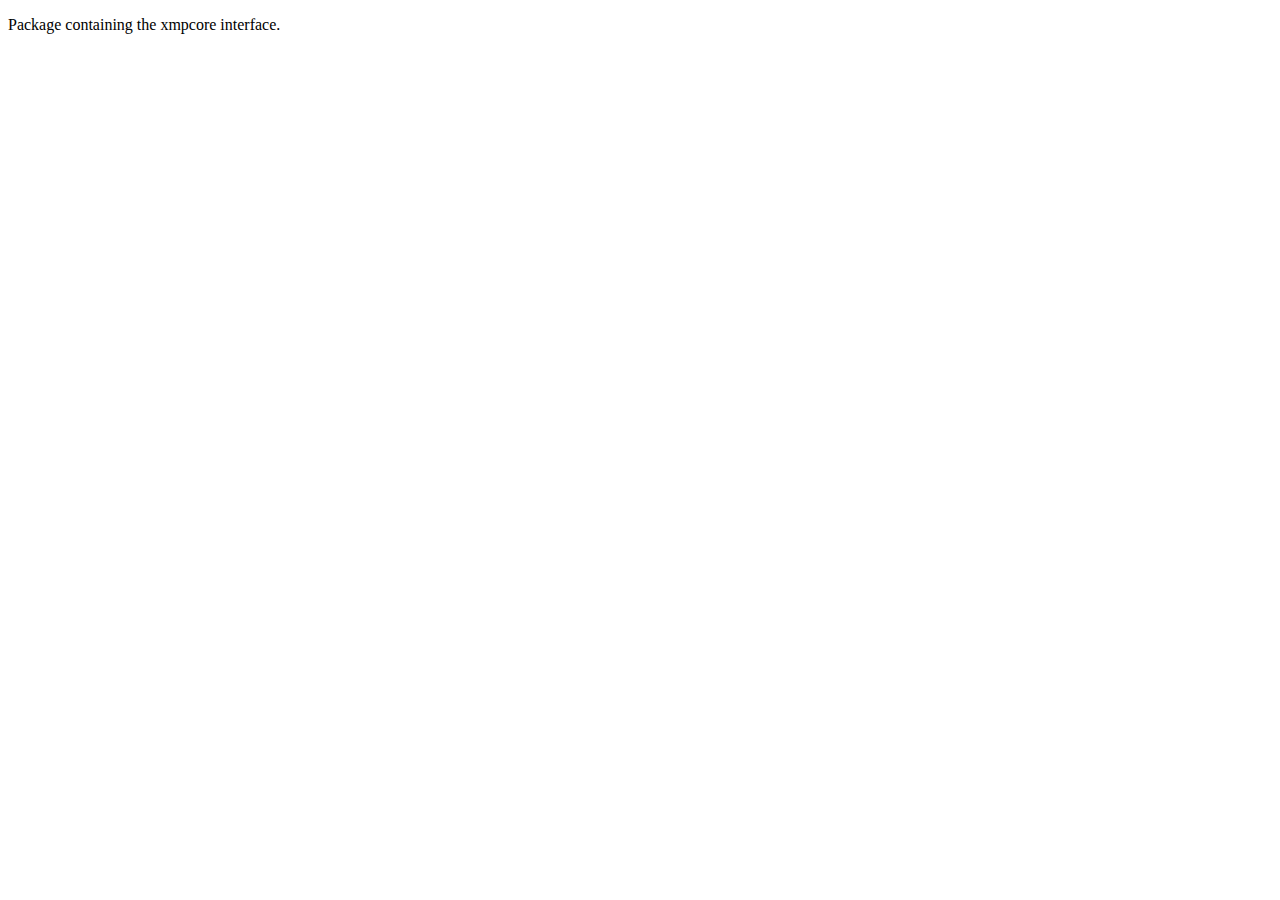
<file: MotorHack/itextsharp-all-5.5.4/itextsharp-src-core/iTextSharp/xmp/package.html>
<!DOCTYPE html PUBLIC "-//W3C//DTD XHTML 1.0 Transitional//EN" "http://www.w3.org/TR/xhtml1/DTD/xhtml1-transitional.dtd">
<html xmlns="http://www.w3.org/1999/xhtml">
<head>
	<meta http-equiv="Content-Type" content="text/html; charset=ISO-8859-1" />
	<title>Package overview</title>
</head>

<body>
	<p>Package containing the xmpcore interface.</p>
</body>
</html>
</file>
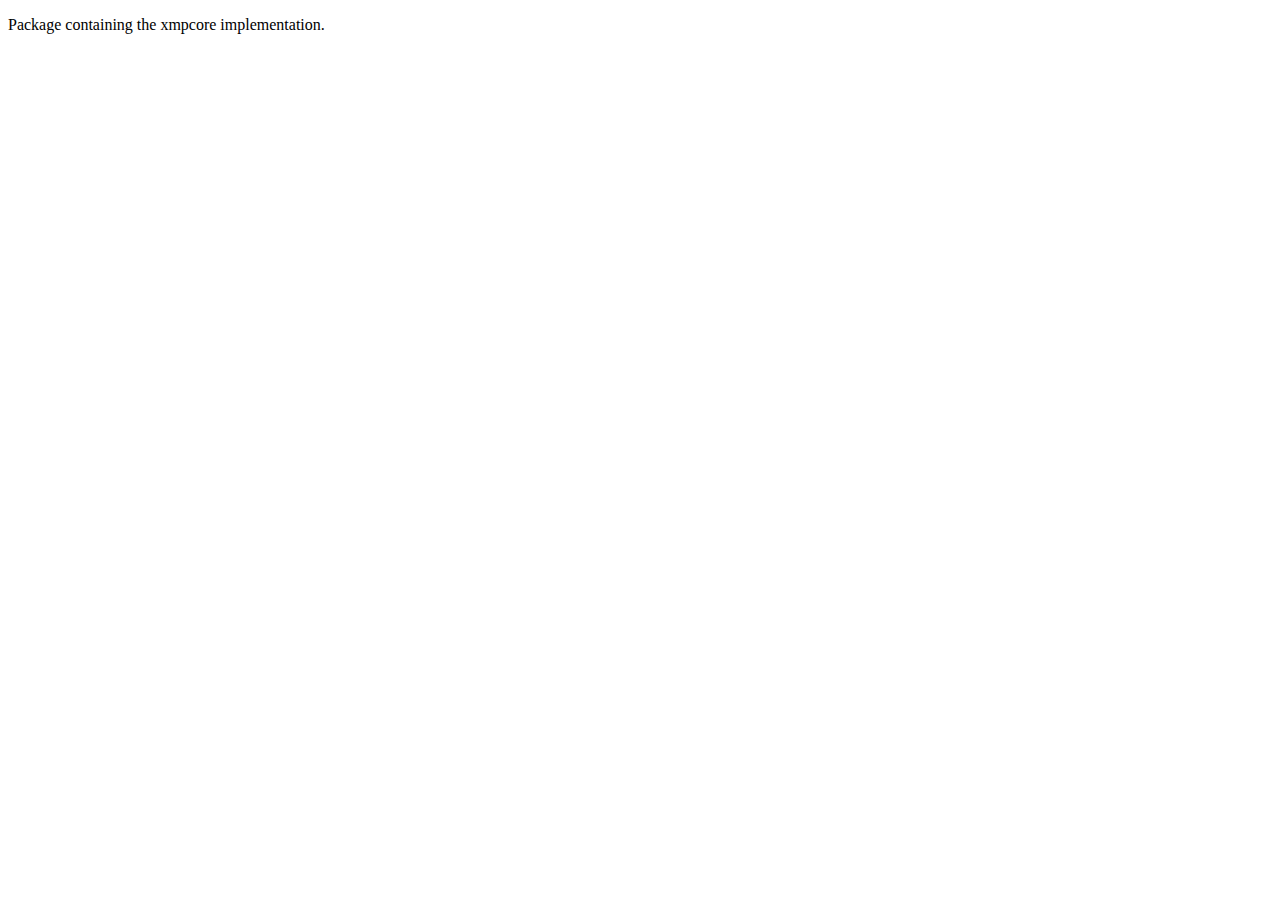
<file: MotorHack/itextsharp-all-5.5.4/itextsharp-src-core/iTextSharp/xmp/impl/package.html>
<!DOCTYPE html PUBLIC "-//W3C//DTD XHTML 1.0 Transitional//EN" "http://www.w3.org/TR/xhtml1/DTD/xhtml1-transitional.dtd">
<html xmlns="http://www.w3.org/1999/xhtml">
<head>
	<meta http-equiv="Content-Type" content="text/html; charset=ISO-8859-1" />
	<title>Package overview</title>
</head>

<body>
	<p>Package containing the xmpcore implementation.</p>
</body>
</html>
</file>
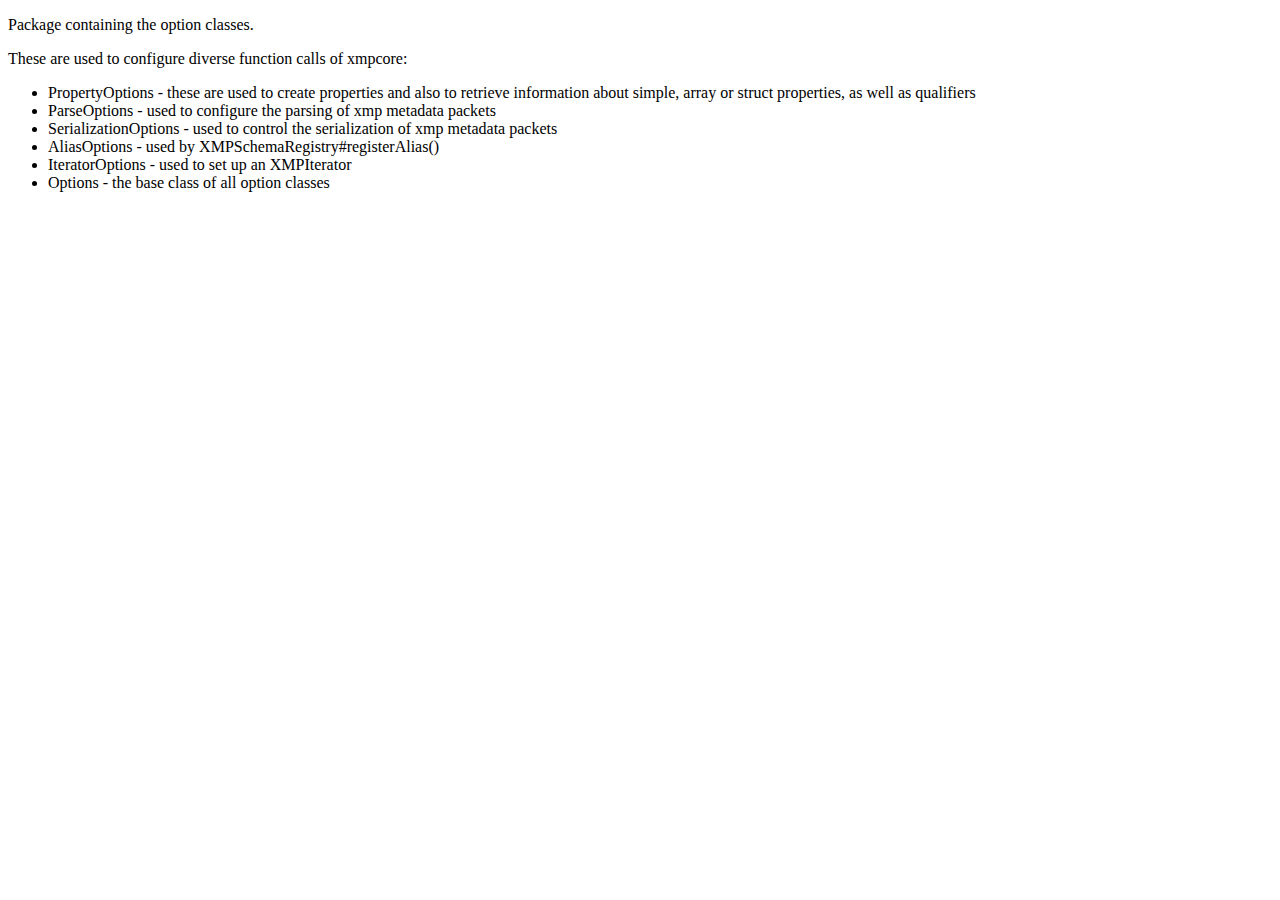
<file: MotorHack/itextsharp-all-5.5.4/itextsharp-src-core/iTextSharp/xmp/options/package.html>
<!DOCTYPE html PUBLIC "-//W3C//DTD XHTML 1.0 Transitional//EN" "http://www.w3.org/TR/xhtml1/DTD/xhtml1-transitional.dtd">
<html xmlns="http://www.w3.org/1999/xhtml">
<head>
	<meta http-equiv="Content-Type" content="text/html; charset=ISO-8859-1" />
	<title>Package overview</title>
</head>

<body>
	<p>Package containing the option classes.</p>
	<p>These are used to configure diverse function calls of xmpcore:<p>
	<ul>
		<li>PropertyOptions - these are used to create properties and also to retrieve information about simple, array or struct properties, as well as qualifiers
		<li>ParseOptions - used to configure the parsing of xmp metadata packets
		<li>SerializationOptions - used to control the serialization of xmp metadata packets
		<li>AliasOptions - used by XMPSchemaRegistry#registerAlias()
		<li>IteratorOptions - used to set up an XMPIterator
		<li>Options - the base class of all option classes
	</ul>
</body>
</html>
</file>
<file: Pagina Admi/Theme-DarkAdmin/css/local.css>
﻿/* Dark Admin Bootstrap Theme by PrepBootstrap - http://www.prepbootstrap.com */
html {
  font-family: sans-serif;
  -ms-text-size-adjust: 100%;
  -webkit-text-size-adjust: 100%;
}
body {
  margin: 0;
}
article,
aside,
details,
figcaption,
figure,
footer,
header,
hgroup,
main,
nav,
section,
summary {
  display: block;
}
audio,
canvas,
progress,
video {
  display: inline-block;
  vertical-align: baseline;
}
audio:not([controls]) {
  display: none;
  height: 0;
}
[hidden],
template {
  display: none;
}
a {
  background: transparent;
}
a:active,
a:hover {
  outline: 0;
}
abbr[title] {
  border-bottom: 1px dotted;
}
b,
strong {
  font-weight: bold;
}
dfn {
  font-style: italic;
}
h1 {
  font-size: 2em;
  margin: 0.67em 0;
}
mark {
  background: #ff0;
  color: #000;
}
small {
  font-size: 80%;
}
sub,
sup {
  font-size: 75%;
  line-height: 0;
  position: relative;
  vertical-align: baseline;
}
sup {
  top: -0.5em;
}
sub {
  bottom: -0.25em;
}
img {
  border: 0;
}
svg:not(:root) {
  overflow: hidden;
}
figure {
  margin: 1em 40px;
}
hr {
  -moz-box-sizing: content-box;
  box-sizing: content-box;
  height: 0;
}
pre {
  overflow: auto;
}
code,
kbd,
pre,
samp {
  font-family: monospace, monospace;
  font-size: 1em;
}
button,
input,
optgroup,
select,
textarea {
  color: inherit;
  font: inherit;
  margin: 0;
}
button {
  overflow: visible;
}
button,
select {
  text-transform: none;
}
button,
html input[type="button"],
input[type="reset"],
input[type="submit"] {
  -webkit-appearance: button;
  cursor: pointer;
}
button[disabled],
html input[disabled] {
  cursor: default;
}
button::-moz-focus-inner,
input::-moz-focus-inner {
  border: 0;
  padding: 0;
}
input {
  line-height: normal;
}
input[type="checkbox"],
input[type="radio"] {
  box-sizing: border-box;
  padding: 0;
}
input[type="number"]::-webkit-inner-spin-button,
input[type="number"]::-webkit-outer-spin-button {
  height: auto;
}
input[type="search"] {
  -webkit-appearance: textfield;
  -moz-box-sizing: content-box;
  -webkit-box-sizing: content-box;
  box-sizing: content-box;
}
input[type="search"]::-webkit-search-cancel-button,
input[type="search"]::-webkit-search-decoration {
  -webkit-appearance: none;
}
fieldset {
  border: 1px solid #c0c0c0;
  margin: 0 2px;
  padding: 0.35em 0.625em 0.75em;
}
legend {
  border: 0;
  padding: 0;
}
textarea {
  overflow: auto;
}
optgroup {
  font-weight: bold;
}
table {
  border-collapse: collapse;
  border-spacing: 0;
}
td,
th {
  padding: 0;
}
@media print {
  * {
    text-shadow: none !important;
    color: #000 !important;
    background: transparent !important;
    box-shadow: none !important;
  }
  a,
  a:visited {
    text-decoration: underline;
  }
  a[href]:after {
    content: " (" attr(href) ")";
  }
  abbr[title]:after {
    content: " (" attr(title) ")";
  }
  a[href^="javascript:"]:after,
  a[href^="#"]:after {
    content: "";
  }
  pre,
  blockquote {
    border: 1px solid #999;
    page-break-inside: avoid;
  }
  thead {
    display: table-header-group;
  }
  tr,
  img {
    page-break-inside: avoid;
  }
  img {
    max-width: 100% !important;
  }
  p,
  h2,
  h3 {
    orphans: 3;
    widows: 3;
  }
  h2,
  h3 {
    page-break-after: avoid;
  }
  select {
    background: #fff !important;
  }
  .navbar {
    display: none;
  }
  .table td,
  .table th {
    background-color: #fff !important;
  }
  .btn > .caret,
  .dropup > .btn > .caret {
    border-top-color: #000 !important;
  }
  .label {
    border: 1px solid #000;
  }
  .table {
    border-collapse: collapse !important;
  }
  .table-bordered th,
  .table-bordered td {
    border: 1px solid #ddd !important;
  }
}
* {
  -webkit-box-sizing: border-box;
  -moz-box-sizing: border-box;
  box-sizing: border-box;
}
*:before,
*:after {
  -webkit-box-sizing: border-box;
  -moz-box-sizing: border-box;
  box-sizing: border-box;
}
html {
  font-size: 62.5%;
  -webkit-tap-highlight-color: rgba(0, 0, 0, 0);
}
body {
  font-family: "Droid Sans", "Helvetica Neue", Helvetica, Arial, sans-serif;
  font-size: 14px;
  line-height: 1.42857143;
  color: #BDBDBD;
  background-color: #060606;
}
input,
button,
select,
textarea {
  font-family: inherit;
  font-size: inherit;
  line-height: inherit;
}
a {
  color: #2a9fd6;
  text-decoration: none;
}
a:hover,
a:focus {
  color: #2a9fd6;
  text-decoration: underline;
}
a:focus {
  outline: thin dotted;
  outline: 5px auto -webkit-focus-ring-color;
  outline-offset: -2px;
}
figure {
  margin: 0;
}
img {
  vertical-align: middle;
}
.img-responsive,
.thumbnail > img,
.thumbnail a > img,
.carousel-inner > .item > img,
.carousel-inner > .item > a > img {
  display: block;
  max-width: 100%;
  height: auto;
}
.img-rounded {
  border-radius: 6px;
}
.img-thumbnail {
  padding: 4px;
  line-height: 1.42857143;
  background-color: #060606;
  border: 1px solid #dddddd;
  border-radius: 4px;
  -webkit-transition: all 0.2s ease-in-out;
  transition: all 0.2s ease-in-out;
  display: inline-block;
  max-width: 100%;
  height: auto;
}
.img-circle {
  border-radius: 50%;
}
hr {
  margin-top: 20px;
  margin-bottom: 20px;
  border: 0;
  border-top: 1px solid #282828;
}
.sr-only {
  position: absolute;
  width: 1px;
  height: 1px;
  margin: -1px;
  padding: 0;
  overflow: hidden;
  clip: rect(0, 0, 0, 0);
  border: 0;
}
h1,
h2,
h3,
h4,
h5,
h6,
.h1,
.h2,
.h3,
.h4,
.h5,
.h6 {
  font-family: "Droid Sans", "Helvetica Neue", Helvetica, Arial, sans-serif;
  font-weight: 500;
  line-height: 1.1;
  color: #ffffff;
}
h1 small,
h2 small,
h3 small,
h4 small,
h5 small,
h6 small,
.h1 small,
.h2 small,
.h3 small,
.h4 small,
.h5 small,
.h6 small,
h1 .small,
h2 .small,
h3 .small,
h4 .small,
h5 .small,
h6 .small,
.h1 .small,
.h2 .small,
.h3 .small,
.h4 .small,
.h5 .small,
.h6 .small {
  font-weight: normal;
  line-height: 1;
  color: #BDBDBD;
}
h1,
.h1,
h2,
.h2,
h3,
.h3 {
  margin-top: 20px;
  margin-bottom: 10px;
}
h1 small,
.h1 small,
h2 small,
.h2 small,
h3 small,
.h3 small,
h1 .small,
.h1 .small,
h2 .small,
.h2 .small,
h3 .small,
.h3 .small {
  font-size: 65%;
}
h4,
.h4,
h5,
.h5,
h6,
.h6 {
  margin-top: 10px;
  margin-bottom: 10px;
}
h4 small,
.h4 small,
h5 small,
.h5 small,
h6 small,
.h6 small,
h4 .small,
.h4 .small,
h5 .small,
.h5 .small,
h6 .small,
.h6 .small {
  font-size: 75%;
}
h1,
.h1 {
  font-size: 36px;
}
h2,
.h2 {
  font-size: 30px;
}
h3,
.h3 {
  font-size: 24px;
}
h4,
.h4 {
  font-size: 18px;
}
h5,
.h5 {
  font-size: 14px;
}
h6,
.h6 {
  font-size: 12px;
}
p {
  margin: 0 0 10px;
}
.lead {
  margin-bottom: 20px;
  font-size: 16px;
  font-weight: 200;
  line-height: 1.4;
}
@media (min-width: 768px) {
  .lead {
    font-size: 21px;
  }
}
small,
.small {
  font-size: 85%;
}
cite {
  font-style: normal;
}
.text-left {
  text-align: left;
}
.text-right {
  text-align: right;
}
.text-center {
  text-align: center;
}
.text-justify {
  text-align: justify;
}
.text-muted {
  color: #BDBDBD;
}
.text-primary {
  color: #2a9fd6;
}
a.text-primary:hover {
  color: #2180ac;
}
.text-success {
  color: #ffffff;
}
a.text-success:hover {
  color: #e6e6e6;
}
.text-info {
  color: #ffffff;
}
a.text-info:hover {
  color: #e6e6e6;
}
.text-warning {
  color: #ffffff;
}
a.text-warning:hover {
  color: #e6e6e6;
}
.text-danger {
  color: #ffffff;
}
a.text-danger:hover {
  color: #e6e6e6;
}
.bg-primary {
  color: #fff;
  background-color: #2a9fd6;
}
a.bg-primary:hover {
  background-color: #2180ac;
}
.bg-success {
  background-color: #77b300;
}
a.bg-success:hover {
  background-color: #558000;
}
.bg-info {
  background-color: #9933cc;
}
a.bg-info:hover {
  background-color: #7a29a3;
}
.bg-warning {
  background-color: #ff8800;
}
a.bg-warning:hover {
  background-color: #cc6d00;
}
.bg-danger {
  background-color: #cc0000;
}
a.bg-danger:hover {
  background-color: #990000;
}
.page-header {
  padding-bottom: 9px;
  margin: 40px 0 20px;
  border-bottom: 1px solid #282828;
}
ul,
ol {
  margin-top: 0;
  margin-bottom: 10px;
}
ul ul,
ol ul,
ul ol,
ol ol {
  margin-bottom: 0;
}
.list-unstyled {
  padding-left: 0;
  list-style: none;
}
.list-inline {
  padding-left: 0;
  list-style: none;
  margin-left: -5px;
}
.list-inline > li {
  display: inline-block;
  padding-left: 5px;
  padding-right: 5px;
}
dl {
  margin-top: 0;
  margin-bottom: 20px;
}
dt,
dd {
  line-height: 1.42857143;
}
dt {
  font-weight: bold;
}
dd {
  margin-left: 0;
}
@media (min-width: 768px) {
  .dl-horizontal dt {
    float: left;
    width: 160px;
    clear: left;
    text-align: right;
    overflow: hidden;
    text-overflow: ellipsis;
    white-space: nowrap;
  }
  .dl-horizontal dd {
    margin-left: 180px;
  }
}
abbr[title],
abbr[data-original-title] {
  cursor: help;
  border-bottom: 1px dotted #BDBDBD;
}
.initialism {
  font-size: 90%;
  text-transform: uppercase;
}
blockquote {
  padding: 10px 20px;
  margin: 0 0 20px;
  font-size: 17.5px;
  border-left: 5px solid #282828;
}
blockquote p:last-child,
blockquote ul:last-child,
blockquote ol:last-child {
  margin-bottom: 0;
}
blockquote footer,
blockquote small,
blockquote .small {
  display: block;
  font-size: 80%;
  line-height: 1.42857143;
  color: #555555;
}
blockquote footer:before,
blockquote small:before,
blockquote .small:before {
  content: '\2014 \00A0';
}
.blockquote-reverse,
blockquote.pull-right {
  padding-right: 15px;
  padding-left: 0;
  border-right: 5px solid #282828;
  border-left: 0;
  text-align: right;
}
.blockquote-reverse footer:before,
blockquote.pull-right footer:before,
.blockquote-reverse small:before,
blockquote.pull-right small:before,
.blockquote-reverse .small:before,
blockquote.pull-right .small:before {
  content: '';
}
.blockquote-reverse footer:after,
blockquote.pull-right footer:after,
.blockquote-reverse small:after,
blockquote.pull-right small:after,
.blockquote-reverse .small:after,
blockquote.pull-right .small:after {
  content: '\00A0 \2014';
}
blockquote:before,
blockquote:after {
  content: "";
}
address {
  margin-bottom: 20px;
  font-style: normal;
  line-height: 1.42857143;
}
code,
kbd,
pre,
samp {
  font-family: Menlo, Monaco, Consolas, "Courier New", monospace;
}
code {
  padding: 2px 4px;
  font-size: 90%;
  color: #c7254e;
  background-color: #f9f2f4;
  white-space: nowrap;
  border-radius: 4px;
}
kbd {
  padding: 2px 4px;
  font-size: 90%;
  color: #ffffff;
  background-color: #333333;
  border-radius: 3px;
  box-shadow: inset 0 -1px 0 rgba(0, 0, 0, 0.25);
}
pre {
  display: block;
  padding: 9.5px;
  margin: 0 0 10px;
  font-size: 13px;
  line-height: 1.42857143;
  word-break: break-all;
  word-wrap: break-word;
  color: #282828;
  background-color: #f5f5f5;
  border: 1px solid #cccccc;
  border-radius: 4px;
}
pre code {
  padding: 0;
  font-size: inherit;
  color: inherit;
  white-space: pre-wrap;
  background-color: transparent;
  border-radius: 0;
}
.pre-scrollable {
  max-height: 340px;
  overflow-y: scroll;
}
.container {
  margin-right: auto;
  margin-left: auto;
  padding-left: 15px;
  padding-right: 15px;
}
@media (min-width: 768px) {
  .container {
    width: 750px;
  }
}
@media (min-width: 992px) {
  .container {
    width: 970px;
  }
}
@media (min-width: 1200px) {
  .container {
    width: 1170px;
  }
}
.container-fluid {
  margin-right: auto;
  margin-left: auto;
  padding-left: 15px;
  padding-right: 15px;
}
.row {
  margin-left: -15px;
  margin-right: -15px;
}
.col-xs-1, .col-sm-1, .col-md-1, .col-lg-1, .col-xs-2, .col-sm-2, .col-md-2, .col-lg-2, .col-xs-3, .col-sm-3, .col-md-3, .col-lg-3, .col-xs-4, .col-sm-4, .col-md-4, .col-lg-4, .col-xs-5, .col-sm-5, .col-md-5, .col-lg-5, .col-xs-6, .col-sm-6, .col-md-6, .col-lg-6, .col-xs-7, .col-sm-7, .col-md-7, .col-lg-7, .col-xs-8, .col-sm-8, .col-md-8, .col-lg-8, .col-xs-9, .col-sm-9, .col-md-9, .col-lg-9, .col-xs-10, .col-sm-10, .col-md-10, .col-lg-10, .col-xs-11, .col-sm-11, .col-md-11, .col-lg-11, .col-xs-12, .col-sm-12, .col-md-12, .col-lg-12 {
  position: relative;
  min-height: 1px;
  padding-left: 15px;
  padding-right: 15px;
}
.col-xs-1, .col-xs-2, .col-xs-3, .col-xs-4, .col-xs-5, .col-xs-6, .col-xs-7, .col-xs-8, .col-xs-9, .col-xs-10, .col-xs-11, .col-xs-12 {
  float: left;
}
.col-xs-12 {
  width: 100%;
}
.col-xs-11 {
  width: 91.66666667%;
}
.col-xs-10 {
  width: 83.33333333%;
}
.col-xs-9 {
  width: 75%;
}
.col-xs-8 {
  width: 66.66666667%;
}
.col-xs-7 {
  width: 58.33333333%;
}
.col-xs-6 {
  width: 50%;
}
.col-xs-5 {
  width: 41.66666667%;
}
.col-xs-4 {
  width: 33.33333333%;
}
.col-xs-3 {
  width: 25%;
}
.col-xs-2 {
  width: 16.66666667%;
}
.col-xs-1 {
  width: 8.33333333%;
}
.col-xs-pull-12 {
  right: 100%;
}
.col-xs-pull-11 {
  right: 91.66666667%;
}
.col-xs-pull-10 {
  right: 83.33333333%;
}
.col-xs-pull-9 {
  right: 75%;
}
.col-xs-pull-8 {
  right: 66.66666667%;
}
.col-xs-pull-7 {
  right: 58.33333333%;
}
.col-xs-pull-6 {
  right: 50%;
}
.col-xs-pull-5 {
  right: 41.66666667%;
}
.col-xs-pull-4 {
  right: 33.33333333%;
}
.col-xs-pull-3 {
  right: 25%;
}
.col-xs-pull-2 {
  right: 16.66666667%;
}
.col-xs-pull-1 {
  right: 8.33333333%;
}
.col-xs-pull-0 {
  right: 0%;
}
.col-xs-push-12 {
  left: 100%;
}
.col-xs-push-11 {
  left: 91.66666667%;
}
.col-xs-push-10 {
  left: 83.33333333%;
}
.col-xs-push-9 {
  left: 75%;
}
.col-xs-push-8 {
  left: 66.66666667%;
}
.col-xs-push-7 {
  left: 58.33333333%;
}
.col-xs-push-6 {
  left: 50%;
}
.col-xs-push-5 {
  left: 41.66666667%;
}
.col-xs-push-4 {
  left: 33.33333333%;
}
.col-xs-push-3 {
  left: 25%;
}
.col-xs-push-2 {
  left: 16.66666667%;
}
.col-xs-push-1 {
  left: 8.33333333%;
}
.col-xs-push-0 {
  left: 0%;
}
.col-xs-offset-12 {
  margin-left: 100%;
}
.col-xs-offset-11 {
  margin-left: 91.66666667%;
}
.col-xs-offset-10 {
  margin-left: 83.33333333%;
}
.col-xs-offset-9 {
  margin-left: 75%;
}
.col-xs-offset-8 {
  margin-left: 66.66666667%;
}
.col-xs-offset-7 {
  margin-left: 58.33333333%;
}
.col-xs-offset-6 {
  margin-left: 50%;
}
.col-xs-offset-5 {
  margin-left: 41.66666667%;
}
.col-xs-offset-4 {
  margin-left: 33.33333333%;
}
.col-xs-offset-3 {
  margin-left: 25%;
}
.col-xs-offset-2 {
  margin-left: 16.66666667%;
}
.col-xs-offset-1 {
  margin-left: 8.33333333%;
}
.col-xs-offset-0 {
  margin-left: 0%;
}
@media (min-width: 768px) {
  .col-sm-1, .col-sm-2, .col-sm-3, .col-sm-4, .col-sm-5, .col-sm-6, .col-sm-7, .col-sm-8, .col-sm-9, .col-sm-10, .col-sm-11, .col-sm-12 {
    float: left;
  }
  .col-sm-12 {
    width: 100%;
  }
  .col-sm-11 {
    width: 91.66666667%;
  }
  .col-sm-10 {
    width: 83.33333333%;
  }
  .col-sm-9 {
    width: 75%;
  }
  .col-sm-8 {
    width: 66.66666667%;
  }
  .col-sm-7 {
    width: 58.33333333%;
  }
  .col-sm-6 {
    width: 50%;
  }
  .col-sm-5 {
    width: 41.66666667%;
  }
  .col-sm-4 {
    width: 33.33333333%;
  }
  .col-sm-3 {
    width: 25%;
  }
  .col-sm-2 {
    width: 16.66666667%;
  }
  .col-sm-1 {
    width: 8.33333333%;
  }
  .col-sm-pull-12 {
    right: 100%;
  }
  .col-sm-pull-11 {
    right: 91.66666667%;
  }
  .col-sm-pull-10 {
    right: 83.33333333%;
  }
  .col-sm-pull-9 {
    right: 75%;
  }
  .col-sm-pull-8 {
    right: 66.66666667%;
  }
  .col-sm-pull-7 {
    right: 58.33333333%;
  }
  .col-sm-pull-6 {
    right: 50%;
  }
  .col-sm-pull-5 {
    right: 41.66666667%;
  }
  .col-sm-pull-4 {
    right: 33.33333333%;
  }
  .col-sm-pull-3 {
    right: 25%;
  }
  .col-sm-pull-2 {
    right: 16.66666667%;
  }
  .col-sm-pull-1 {
    right: 8.33333333%;
  }
  .col-sm-pull-0 {
    right: 0%;
  }
  .col-sm-push-12 {
    left: 100%;
  }
  .col-sm-push-11 {
    left: 91.66666667%;
  }
  .col-sm-push-10 {
    left: 83.33333333%;
  }
  .col-sm-push-9 {
    left: 75%;
  }
  .col-sm-push-8 {
    left: 66.66666667%;
  }
  .col-sm-push-7 {
    left: 58.33333333%;
  }
  .col-sm-push-6 {
    left: 50%;
  }
  .col-sm-push-5 {
    left: 41.66666667%;
  }
  .col-sm-push-4 {
    left: 33.33333333%;
  }
  .col-sm-push-3 {
    left: 25%;
  }
  .col-sm-push-2 {
    left: 16.66666667%;
  }
  .col-sm-push-1 {
    left: 8.33333333%;
  }
  .col-sm-push-0 {
    left: 0%;
  }
  .col-sm-offset-12 {
    margin-left: 100%;
  }
  .col-sm-offset-11 {
    margin-left: 91.66666667%;
  }
  .col-sm-offset-10 {
    margin-left: 83.33333333%;
  }
  .col-sm-offset-9 {
    margin-left: 75%;
  }
  .col-sm-offset-8 {
    margin-left: 66.66666667%;
  }
  .col-sm-offset-7 {
    margin-left: 58.33333333%;
  }
  .col-sm-offset-6 {
    margin-left: 50%;
  }
  .col-sm-offset-5 {
    margin-left: 41.66666667%;
  }
  .col-sm-offset-4 {
    margin-left: 33.33333333%;
  }
  .col-sm-offset-3 {
    margin-left: 25%;
  }
  .col-sm-offset-2 {
    margin-left: 16.66666667%;
  }
  .col-sm-offset-1 {
    margin-left: 8.33333333%;
  }
  .col-sm-offset-0 {
    margin-left: 0%;
  }
}
@media (min-width: 992px) {
  .col-md-1, .col-md-2, .col-md-3, .col-md-4, .col-md-5, .col-md-6, .col-md-7, .col-md-8, .col-md-9, .col-md-10, .col-md-11, .col-md-12 {
    float: left;
  }
  .col-md-12 {
    width: 100%;
  }
  .col-md-11 {
    width: 91.66666667%;
  }
  .col-md-10 {
    width: 83.33333333%;
  }
  .col-md-9 {
    width: 75%;
  }
  .col-md-8 {
    width: 66.66666667%;
  }
  .col-md-7 {
    width: 58.33333333%;
  }
  .col-md-6 {
    width: 50%;
  }
  .col-md-5 {
    width: 41.66666667%;
  }
  .col-md-4 {
    width: 33.33333333%;
  }
  .col-md-3 {
    width: 25%;
  }
  .col-md-2 {
    width: 16.66666667%;
  }
  .col-md-1 {
    width: 8.33333333%;
  }
  .col-md-pull-12 {
    right: 100%;
  }
  .col-md-pull-11 {
    right: 91.66666667%;
  }
  .col-md-pull-10 {
    right: 83.33333333%;
  }
  .col-md-pull-9 {
    right: 75%;
  }
  .col-md-pull-8 {
    right: 66.66666667%;
  }
  .col-md-pull-7 {
    right: 58.33333333%;
  }
  .col-md-pull-6 {
    right: 50%;
  }
  .col-md-pull-5 {
    right: 41.66666667%;
  }
  .col-md-pull-4 {
    right: 33.33333333%;
  }
  .col-md-pull-3 {
    right: 25%;
  }
  .col-md-pull-2 {
    right: 16.66666667%;
  }
  .col-md-pull-1 {
    right: 8.33333333%;
  }
  .col-md-pull-0 {
    right: 0%;
  }
  .col-md-push-12 {
    left: 100%;
  }
  .col-md-push-11 {
    left: 91.66666667%;
  }
  .col-md-push-10 {
    left: 83.33333333%;
  }
  .col-md-push-9 {
    left: 75%;
  }
  .col-md-push-8 {
    left: 66.66666667%;
  }
  .col-md-push-7 {
    left: 58.33333333%;
  }
  .col-md-push-6 {
    left: 50%;
  }
  .col-md-push-5 {
    left: 41.66666667%;
  }
  .col-md-push-4 {
    left: 33.33333333%;
  }
  .col-md-push-3 {
    left: 25%;
  }
  .col-md-push-2 {
    left: 16.66666667%;
  }
  .col-md-push-1 {
    left: 8.33333333%;
  }
  .col-md-push-0 {
    left: 0%;
  }
  .col-md-offset-12 {
    margin-left: 100%;
  }
  .col-md-offset-11 {
    margin-left: 91.66666667%;
  }
  .col-md-offset-10 {
    margin-left: 83.33333333%;
  }
  .col-md-offset-9 {
    margin-left: 75%;
  }
  .col-md-offset-8 {
    margin-left: 66.66666667%;
  }
  .col-md-offset-7 {
    margin-left: 58.33333333%;
  }
  .col-md-offset-6 {
    margin-left: 50%;
  }
  .col-md-offset-5 {
    margin-left: 41.66666667%;
  }
  .col-md-offset-4 {
    margin-left: 33.33333333%;
  }
  .col-md-offset-3 {
    margin-left: 25%;
  }
  .col-md-offset-2 {
    margin-left: 16.66666667%;
  }
  .col-md-offset-1 {
    margin-left: 8.33333333%;
  }
  .col-md-offset-0 {
    margin-left: 0%;
  }
}
@media (min-width: 1200px) {
  .col-lg-1, .col-lg-2, .col-lg-3, .col-lg-4, .col-lg-5, .col-lg-6, .col-lg-7, .col-lg-8, .col-lg-9, .col-lg-10, .col-lg-11, .col-lg-12 {
    float: left;
  }
  .col-lg-12 {
    width: 100%;
  }
  .col-lg-11 {
    width: 91.66666667%;
  }
  .col-lg-10 {
    width: 83.33333333%;
  }
  .col-lg-9 {
    width: 75%;
  }
  .col-lg-8 {
    width: 66.66666667%;
  }
  .col-lg-7 {
    width: 58.33333333%;
  }
  .col-lg-6 {
    width: 50%;
  }
  .col-lg-5 {
    width: 41.66666667%;
  }
  .col-lg-4 {
    width: 33.33333333%;
  }
  .col-lg-3 {
    width: 25%;
  }
  .col-lg-2 {
    width: 16.66666667%;
  }
  .col-lg-1 {
    width: 8.33333333%;
  }
  .col-lg-pull-12 {
    right: 100%;
  }
  .col-lg-pull-11 {
    right: 91.66666667%;
  }
  .col-lg-pull-10 {
    right: 83.33333333%;
  }
  .col-lg-pull-9 {
    right: 75%;
  }
  .col-lg-pull-8 {
    right: 66.66666667%;
  }
  .col-lg-pull-7 {
    right: 58.33333333%;
  }
  .col-lg-pull-6 {
    right: 50%;
  }
  .col-lg-pull-5 {
    right: 41.66666667%;
  }
  .col-lg-pull-4 {
    right: 33.33333333%;
  }
  .col-lg-pull-3 {
    right: 25%;
  }
  .col-lg-pull-2 {
    right: 16.66666667%;
  }
  .col-lg-pull-1 {
    right: 8.33333333%;
  }
  .col-lg-pull-0 {
    right: 0%;
  }
  .col-lg-push-12 {
    left: 100%;
  }
  .col-lg-push-11 {
    left: 91.66666667%;
  }
  .col-lg-push-10 {
    left: 83.33333333%;
  }
  .col-lg-push-9 {
    left: 75%;
  }
  .col-lg-push-8 {
    left: 66.66666667%;
  }
  .col-lg-push-7 {
    left: 58.33333333%;
  }
  .col-lg-push-6 {
    left: 50%;
  }
  .col-lg-push-5 {
    left: 41.66666667%;
  }
  .col-lg-push-4 {
    left: 33.33333333%;
  }
  .col-lg-push-3 {
    left: 25%;
  }
  .col-lg-push-2 {
    left: 16.66666667%;
  }
  .col-lg-push-1 {
    left: 8.33333333%;
  }
  .col-lg-push-0 {
    left: 0%;
  }
  .col-lg-offset-12 {
    margin-left: 100%;
  }
  .col-lg-offset-11 {
    margin-left: 91.66666667%;
  }
  .col-lg-offset-10 {
    margin-left: 83.33333333%;
  }
  .col-lg-offset-9 {
    margin-left: 75%;
  }
  .col-lg-offset-8 {
    margin-left: 66.66666667%;
  }
  .col-lg-offset-7 {
    margin-left: 58.33333333%;
  }
  .col-lg-offset-6 {
    margin-left: 50%;
  }
  .col-lg-offset-5 {
    margin-left: 41.66666667%;
  }
  .col-lg-offset-4 {
    margin-left: 33.33333333%;
  }
  .col-lg-offset-3 {
    margin-left: 25%;
  }
  .col-lg-offset-2 {
    margin-left: 16.66666667%;
  }
  .col-lg-offset-1 {
    margin-left: 8.33333333%;
  }
  .col-lg-offset-0 {
    margin-left: 0%;
  }
}
table {
  max-width: 100%;
  background-color: #181818;
}
th {
  text-align: left;
}
.table {
  width: 100%;
  margin-bottom: 20px;
}
.table > thead > tr > th,
.table > tbody > tr > th,
.table > tfoot > tr > th,
.table > thead > tr > td,
.table > tbody > tr > td,
.table > tfoot > tr > td {
  padding: 8px;
  line-height: 1.42857143;
  vertical-align: top;
  border-top: 1px solid #282828;
}
.table > thead > tr > th {
  vertical-align: bottom;
  border-bottom: 2px solid #282828;
}
.table > caption + thead > tr:first-child > th,
.table > colgroup + thead > tr:first-child > th,
.table > thead:first-child > tr:first-child > th,
.table > caption + thead > tr:first-child > td,
.table > colgroup + thead > tr:first-child > td,
.table > thead:first-child > tr:first-child > td {
  border-top: 0;
}
.table > tbody + tbody {
  border-top: 2px solid #282828;
}
.table .table {
  background-color: #060606;
}
.table-condensed > thead > tr > th,
.table-condensed > tbody > tr > th,
.table-condensed > tfoot > tr > th,
.table-condensed > thead > tr > td,
.table-condensed > tbody > tr > td,
.table-condensed > tfoot > tr > td {
  padding: 5px;
}
.table-bordered {
  border: 1px solid #282828;
}
.table-bordered > thead > tr > th,
.table-bordered > tbody > tr > th,
.table-bordered > tfoot > tr > th,
.table-bordered > thead > tr > td,
.table-bordered > tbody > tr > td,
.table-bordered > tfoot > tr > td {
  border: 1px solid #282828;
}
.table-bordered > thead > tr > th,
.table-bordered > thead > tr > td {
  border-bottom-width: 2px;
}
.table-striped > tbody > tr:nth-child(odd) > td,
.table-striped > tbody > tr:nth-child(odd) > th {
  background-color: #080808;
}
.table-hover > tbody > tr:hover > td,
.table-hover > tbody > tr:hover > th {
  background-color: #282828;
}
table col[class*="col-"] {
  position: static;
  float: none;
  display: table-column;
}
table td[class*="col-"],
table th[class*="col-"] {
  position: static;
  float: none;
  display: table-cell;
}
.table > thead > tr > td.active,
.table > tbody > tr > td.active,
.table > tfoot > tr > td.active,
.table > thead > tr > th.active,
.table > tbody > tr > th.active,
.table > tfoot > tr > th.active,
.table > thead > tr.active > td,
.table > tbody > tr.active > td,
.table > tfoot > tr.active > td,
.table > thead > tr.active > th,
.table > tbody > tr.active > th,
.table > tfoot > tr.active > th {
  background-color: #282828;
}
.table-hover > tbody > tr > td.active:hover,
.table-hover > tbody > tr > th.active:hover,
.table-hover > tbody > tr.active:hover > td,
.table-hover > tbody > tr.active:hover > th {
  background-color: #1b1b1b;
}
.table > thead > tr > td.success,
.table > tbody > tr > td.success,
.table > tfoot > tr > td.success,
.table > thead > tr > th.success,
.table > tbody > tr > th.success,
.table > tfoot > tr > th.success,
.table > thead > tr.success > td,
.table > tbody > tr.success > td,
.table > tfoot > tr.success > td,
.table > thead > tr.success > th,
.table > tbody > tr.success > th,
.table > tfoot > tr.success > th {
  background-color: #77b300;
}
.table-hover > tbody > tr > td.success:hover,
.table-hover > tbody > tr > th.success:hover,
.table-hover > tbody > tr.success:hover > td,
.table-hover > tbody > tr.success:hover > th {
  background-color: #669a00;
}
.table > thead > tr > td.info,
.table > tbody > tr > td.info,
.table > tfoot > tr > td.info,
.table > thead > tr > th.info,
.table > tbody > tr > th.info,
.table > tfoot > tr > th.info,
.table > thead > tr.info > td,
.table > tbody > tr.info > td,
.table > tfoot > tr.info > td,
.table > thead > tr.info > th,
.table > tbody > tr.info > th,
.table > tfoot > tr.info > th {
  background-color: #9933cc;
}
.table-hover > tbody > tr > td.info:hover,
.table-hover > tbody > tr > th.info:hover,
.table-hover > tbody > tr.info:hover > td,
.table-hover > tbody > tr.info:hover > th {
  background-color: #8a2eb8;
}
.table > thead > tr > td.warning,
.table > tbody > tr > td.warning,
.table > tfoot > tr > td.warning,
.table > thead > tr > th.warning,
.table > tbody > tr > th.warning,
.table > tfoot > tr > th.warning,
.table > thead > tr.warning > td,
.table > tbody > tr.warning > td,
.table > tfoot > tr.warning > td,
.table > thead > tr.warning > th,
.table > tbody > tr.warning > th,
.table > tfoot > tr.warning > th {
  background-color: #ff8800;
}
.table-hover > tbody > tr > td.warning:hover,
.table-hover > tbody > tr > th.warning:hover,
.table-hover > tbody > tr.warning:hover > td,
.table-hover > tbody > tr.warning:hover > th {
  background-color: #e67a00;
}
.table > thead > tr > td.danger,
.table > tbody > tr > td.danger,
.table > tfoot > tr > td.danger,
.table > thead > tr > th.danger,
.table > tbody > tr > th.danger,
.table > tfoot > tr > th.danger,
.table > thead > tr.danger > td,
.table > tbody > tr.danger > td,
.table > tfoot > tr.danger > td,
.table > thead > tr.danger > th,
.table > tbody > tr.danger > th,
.table > tfoot > tr.danger > th {
  background-color: #cc0000;
}
.table-hover > tbody > tr > td.danger:hover,
.table-hover > tbody > tr > th.danger:hover,
.table-hover > tbody > tr.danger:hover > td,
.table-hover > tbody > tr.danger:hover > th {
  background-color: #b30000;
}
@media (max-width: 767px) {
  .table-responsive {
    width: 100%;
    margin-bottom: 15px;
    overflow-y: hidden;
    overflow-x: scroll;
    -ms-overflow-style: -ms-autohiding-scrollbar;
    border: 1px solid #282828;
    -webkit-overflow-scrolling: touch;
  }
  .table-responsive > .table {
    margin-bottom: 0;
  }
  .table-responsive > .table > thead > tr > th,
  .table-responsive > .table > tbody > tr > th,
  .table-responsive > .table > tfoot > tr > th,
  .table-responsive > .table > thead > tr > td,
  .table-responsive > .table > tbody > tr > td,
  .table-responsive > .table > tfoot > tr > td {
    white-space: nowrap;
  }
  .table-responsive > .table-bordered {
    border: 0;
  }
  .table-responsive > .table-bordered > thead > tr > th:first-child,
  .table-responsive > .table-bordered > tbody > tr > th:first-child,
  .table-responsive > .table-bordered > tfoot > tr > th:first-child,
  .table-responsive > .table-bordered > thead > tr > td:first-child,
  .table-responsive > .table-bordered > tbody > tr > td:first-child,
  .table-responsive > .table-bordered > tfoot > tr > td:first-child {
    border-left: 0;
  }
  .table-responsive > .table-bordered > thead > tr > th:last-child,
  .table-responsive > .table-bordered > tbody > tr > th:last-child,
  .table-responsive > .table-bordered > tfoot > tr > th:last-child,
  .table-responsive > .table-bordered > thead > tr > td:last-child,
  .table-responsive > .table-bordered > tbody > tr > td:last-child,
  .table-responsive > .table-bordered > tfoot > tr > td:last-child {
    border-right: 0;
  }
  .table-responsive > .table-bordered > tbody > tr:last-child > th,
  .table-responsive > .table-bordered > tfoot > tr:last-child > th,
  .table-responsive > .table-bordered > tbody > tr:last-child > td,
  .table-responsive > .table-bordered > tfoot > tr:last-child > td {
    border-bottom: 0;
  }
}
fieldset {
  padding: 0;
  margin: 0;
  border: 0;
  min-width: 0;
}
legend {
  display: block;
  width: 100%;
  padding: 0;
  margin-bottom: 20px;
  font-size: 21px;
  line-height: inherit;
  color: #BDBDBD;
  border: 0;
  border-bottom: 1px solid #282828;
}
label {
  display: inline-block;
  margin-bottom: 5px;
  font-weight: bold;
}
input[type="search"] {
  -webkit-box-sizing: border-box;
  -moz-box-sizing: border-box;
  box-sizing: border-box;
}
input[type="radio"],
input[type="checkbox"] {
  margin: 4px 0 0;
  margin-top: 1px \9;
  /* IE8-9 */
  line-height: normal;
}
input[type="file"] {
  display: block;
}
input[type="range"] {
  display: block;
  width: 100%;
}
select[multiple],
select[size] {
  height: auto;
}
input[type="file"]:focus,
input[type="radio"]:focus,
input[type="checkbox"]:focus {
  outline: thin dotted;
  outline: 5px auto -webkit-focus-ring-color;
  outline-offset: -2px;
}
output {
  display: block;
  padding-top: 9px;
  font-size: 14px;
  line-height: 1.42857143;
  color: #BDBDBD;
}
.form-control {
  display: block;
  width: 100%;
  height: 38px;
  padding: 8px 12px;
  font-size: 14px;
  line-height: 1.42857143;
  color: #BDBDBD;
  background-color: #ffffff;
  background-image: none;
  border: 1px solid #282828;
  border-radius: 4px;
  -webkit-box-shadow: inset 0 1px 1px rgba(0, 0, 0, 0.075);
  box-shadow: inset 0 1px 1px rgba(0, 0, 0, 0.075);
  -webkit-transition: border-color ease-in-out .15s, box-shadow ease-in-out .15s;
  transition: border-color ease-in-out .15s, box-shadow ease-in-out .15s;
}
.form-control:focus {
  border-color: #66afe9;
  outline: 0;
  -webkit-box-shadow: inset 0 1px 1px rgba(0,0,0,.075), 0 0 8px rgba(102, 175, 233, 0.6);
  box-shadow: inset 0 1px 1px rgba(0,0,0,.075), 0 0 8px rgba(102, 175, 233, 0.6);
}
.form-control::-moz-placeholder {
  color: #BDBDBD;
  opacity: 1;
}
.form-control:-ms-input-placeholder {
  color: #BDBDBD;
}
.form-control::-webkit-input-placeholder {
  color: #BDBDBD;
}
.form-control[disabled],
.form-control[readonly],
fieldset[disabled] .form-control {
  cursor: not-allowed;
  background-color: #adafae;
  opacity: 1;
}
textarea.form-control {
  height: auto;
}
input[type="search"] {
  -webkit-appearance: none;
}
input[type="date"] {
  line-height: 38px;
}
.form-group {
  margin-bottom: 15px;
}
.radio,
.checkbox {
  display: block;
  min-height: 20px;
  margin-top: 10px;
  margin-bottom: 10px;
  padding-left: 20px;
}
.radio label,
.checkbox label {
  display: inline;
  font-weight: normal;
  cursor: pointer;
}
.radio input[type="radio"],
.radio-inline input[type="radio"],
.checkbox input[type="checkbox"],
.checkbox-inline input[type="checkbox"] {
  float: left;
  margin-left: -20px;
}
.radio + .radio,
.checkbox + .checkbox {
  margin-top: -5px;
}
.radio-inline,
.checkbox-inline {
  display: inline-block;
  padding-left: 20px;
  margin-bottom: 0;
  vertical-align: middle;
  font-weight: normal;
  cursor: pointer;
}
.radio-inline + .radio-inline,
.checkbox-inline + .checkbox-inline {
  margin-top: 0;
  margin-left: 10px;
}
input[type="radio"][disabled],
input[type="checkbox"][disabled],
.radio[disabled],
.radio-inline[disabled],
.checkbox[disabled],
.checkbox-inline[disabled],
fieldset[disabled] input[type="radio"],
fieldset[disabled] input[type="checkbox"],
fieldset[disabled] .radio,
fieldset[disabled] .radio-inline,
fieldset[disabled] .checkbox,
fieldset[disabled] .checkbox-inline {
  cursor: not-allowed;
}
.input-sm {
  height: 30px;
  padding: 5px 10px;
  font-size: 12px;
  line-height: 1.5;
  border-radius: 3px;
}
select.input-sm {
  height: 30px;
  line-height: 30px;
}
textarea.input-sm,
select[multiple].input-sm {
  height: auto;
}
.input-lg {
  height: 54px;
  padding: 14px 16px;
  font-size: 18px;
  line-height: 1.33;
  border-radius: 6px;
}
select.input-lg {
  height: 54px;
  line-height: 54px;
}
textarea.input-lg,
select[multiple].input-lg {
  height: auto;
}
.has-feedback {
  position: relative;
}
.has-feedback .form-control {
  padding-right: 47.5px;
}
.has-feedback .form-control-feedback {
  position: absolute;
  top: 25px;
  right: 0;
  display: block;
  width: 38px;
  height: 38px;
  line-height: 38px;
  text-align: center;
}
.has-success .help-block,
.has-success .control-label,
.has-success .radio,
.has-success .checkbox,
.has-success .radio-inline,
.has-success .checkbox-inline {
  color: #ffffff;
}
.has-success .form-control {
  border-color: #ffffff;
  -webkit-box-shadow: inset 0 1px 1px rgba(0, 0, 0, 0.075);
  box-shadow: inset 0 1px 1px rgba(0, 0, 0, 0.075);
}
.has-success .form-control:focus {
  border-color: #e6e6e6;
  -webkit-box-shadow: inset 0 1px 1px rgba(0, 0, 0, 0.075), 0 0 6px #ffffff;
  box-shadow: inset 0 1px 1px rgba(0, 0, 0, 0.075), 0 0 6px #ffffff;
}
.has-success .input-group-addon {
  color: #ffffff;
  border-color: #ffffff;
  background-color: #77b300;
}
.has-success .form-control-feedback {
  color: #ffffff;
}
.has-warning .help-block,
.has-warning .control-label,
.has-warning .radio,
.has-warning .checkbox,
.has-warning .radio-inline,
.has-warning .checkbox-inline {
  color: #ffffff;
}
.has-warning .form-control {
  border-color: #ffffff;
  -webkit-box-shadow: inset 0 1px 1px rgba(0, 0, 0, 0.075);
  box-shadow: inset 0 1px 1px rgba(0, 0, 0, 0.075);
}
.has-warning .form-control:focus {
  border-color: #e6e6e6;
  -webkit-box-shadow: inset 0 1px 1px rgba(0, 0, 0, 0.075), 0 0 6px #ffffff;
  box-shadow: inset 0 1px 1px rgba(0, 0, 0, 0.075), 0 0 6px #ffffff;
}
.has-warning .input-group-addon {
  color: #ffffff;
  border-color: #ffffff;
  background-color: #ff8800;
}
.has-warning .form-control-feedback {
  color: #ffffff;
}
.has-error .help-block,
.has-error .control-label,
.has-error .radio,
.has-error .checkbox,
.has-error .radio-inline,
.has-error .checkbox-inline {
  color: #ffffff;
}
.has-error .form-control {
  border-color: #ffffff;
  -webkit-box-shadow: inset 0 1px 1px rgba(0, 0, 0, 0.075);
  box-shadow: inset 0 1px 1px rgba(0, 0, 0, 0.075);
}
.has-error .form-control:focus {
  border-color: #e6e6e6;
  -webkit-box-shadow: inset 0 1px 1px rgba(0, 0, 0, 0.075), 0 0 6px #ffffff;
  box-shadow: inset 0 1px 1px rgba(0, 0, 0, 0.075), 0 0 6px #ffffff;
}
.has-error .input-group-addon {
  color: #ffffff;
  border-color: #ffffff;
  background-color: #cc0000;
}
.has-error .form-control-feedback {
  color: #ffffff;
}
.form-control-static {
  margin-bottom: 0;
}
.help-block {
  display: block;
  margin-top: 5px;
  margin-bottom: 10px;
  color: #c8c8c8;
}
@media (min-width: 768px) {
  .form-inline .form-group {
    display: inline-block;
    margin-bottom: 0;
    vertical-align: middle;
  }
  .form-inline .form-control {
    display: inline-block;
    width: auto;
    vertical-align: middle;
  }
  .form-inline .input-group > .form-control {
    width: 100%;
  }
  .form-inline .control-label {
    margin-bottom: 0;
    vertical-align: middle;
  }
  .form-inline .radio,
  .form-inline .checkbox {
    display: inline-block;
    margin-top: 0;
    margin-bottom: 0;
    padding-left: 0;
    vertical-align: middle;
  }
  .form-inline .radio input[type="radio"],
  .form-inline .checkbox input[type="checkbox"] {
    float: none;
    margin-left: 0;
  }
  .form-inline .has-feedback .form-control-feedback {
    top: 0;
  }
}
.form-horizontal .control-label,
.form-horizontal .radio,
.form-horizontal .checkbox,
.form-horizontal .radio-inline,
.form-horizontal .checkbox-inline {
  margin-top: 0;
  margin-bottom: 0;
  padding-top: 9px;
}
.form-horizontal .radio,
.form-horizontal .checkbox {
  min-height: 29px;
}
.form-horizontal .form-group {
  margin-left: -15px;
  margin-right: -15px;
}
.form-horizontal .form-control-static {
  padding-top: 9px;
}
@media (min-width: 768px) {
  .form-horizontal .control-label {
    text-align: right;
  }
}
.form-horizontal .has-feedback .form-control-feedback {
  top: 0;
  right: 15px;
}
.btn {
  display: inline-block;
  margin-bottom: 0;
  font-weight: normal;
  text-align: center;
  vertical-align: middle;
  cursor: pointer;
  background-image: none;
  border: 1px solid transparent;
  white-space: nowrap;
  padding: 8px 12px;
  font-size: 14px;
  line-height: 1.42857143;
  border-radius: 4px;
  -webkit-user-select: none;
  -moz-user-select: none;
  -ms-user-select: none;
  user-select: none;
}
.btn:focus,
.btn:active:focus,
.btn.active:focus {
  outline: thin dotted;
  outline: 5px auto -webkit-focus-ring-color;
  outline-offset: -2px;
}
.btn:hover,
.btn:focus {
  color: #ffffff;
  text-decoration: none;
}
.btn:active,
.btn.active {
  outline: 0;
  background-image: none;
  -webkit-box-shadow: inset 0 3px 5px rgba(0, 0, 0, 0.125);
  box-shadow: inset 0 3px 5px rgba(0, 0, 0, 0.125);
}
.btn.disabled,
.btn[disabled],
fieldset[disabled] .btn {
  cursor: not-allowed;
  pointer-events: none;
  opacity: 0.65;
  filter: alpha(opacity=65);
  -webkit-box-shadow: none;
  box-shadow: none;
}
.btn-default {
  color: #ffffff;
  background-color: #424242;
  border-color: #424242;
}
.btn-default:hover,
.btn-default:focus,
.btn-default:active,
.btn-default.active,
.open .dropdown-toggle.btn-default {
  color: #ffffff;
  background-color: #2d2d2d;
  border-color: #232323;
}
.btn-default:active,
.btn-default.active,
.open .dropdown-toggle.btn-default {
  background-image: none;
}
.btn-default.disabled,
.btn-default[disabled],
fieldset[disabled] .btn-default,
.btn-default.disabled:hover,
.btn-default[disabled]:hover,
fieldset[disabled] .btn-default:hover,
.btn-default.disabled:focus,
.btn-default[disabled]:focus,
fieldset[disabled] .btn-default:focus,
.btn-default.disabled:active,
.btn-default[disabled]:active,
fieldset[disabled] .btn-default:active,
.btn-default.disabled.active,
.btn-default[disabled].active,
fieldset[disabled] .btn-default.active {
  background-color: #424242;
  border-color: #424242;
}
.btn-default .badge {
  color: #424242;
  background-color: #ffffff;
}
.btn-primary {
  color: #ffffff;
  background-color: #2a9fd6;
  border-color: #2a9fd6;
}
.btn-primary:hover,
.btn-primary:focus,
.btn-primary:active,
.btn-primary.active,
.open .dropdown-toggle.btn-primary {
  color: #ffffff;
  background-color: #2386b4;
  border-color: #1f79a3;
}
.btn-primary:active,
.btn-primary.active,
.open .dropdown-toggle.btn-primary {
  background-image: none;
}
.btn-primary.disabled,
.btn-primary[disabled],
fieldset[disabled] .btn-primary,
.btn-primary.disabled:hover,
.btn-primary[disabled]:hover,
fieldset[disabled] .btn-primary:hover,
.btn-primary.disabled:focus,
.btn-primary[disabled]:focus,
fieldset[disabled] .btn-primary:focus,
.btn-primary.disabled:active,
.btn-primary[disabled]:active,
fieldset[disabled] .btn-primary:active,
.btn-primary.disabled.active,
.btn-primary[disabled].active,
fieldset[disabled] .btn-primary.active {
  background-color: #2a9fd6;
  border-color: #2a9fd6;
}
.btn-primary .badge {
  color: #2a9fd6;
  background-color: #ffffff;
}
.btn-success {
  color: #ffffff;
  background-color: #77b300;
  border-color: #77b300;
}
.btn-success:hover,
.btn-success:focus,
.btn-success:active,
.btn-success.active,
.open .dropdown-toggle.btn-success {
  color: #ffffff;
  background-color: #5c8a00;
  border-color: #4e7600;
}
.btn-success:active,
.btn-success.active,
.open .dropdown-toggle.btn-success {
  background-image: none;
}
.btn-success.disabled,
.btn-success[disabled],
fieldset[disabled] .btn-success,
.btn-success.disabled:hover,
.btn-success[disabled]:hover,
fieldset[disabled] .btn-success:hover,
.btn-success.disabled:focus,
.btn-success[disabled]:focus,
fieldset[disabled] .btn-success:focus,
.btn-success.disabled:active,
.btn-success[disabled]:active,
fieldset[disabled] .btn-success:active,
.btn-success.disabled.active,
.btn-success[disabled].active,
fieldset[disabled] .btn-success.active {
  background-color: #77b300;
  border-color: #77b300;
}
.btn-success .badge {
  color: #77b300;
  background-color: #ffffff;
}
.btn-info {
  color: #ffffff;
  background-color: #9933cc;
  border-color: #9933cc;
}
.btn-info:hover,
.btn-info:focus,
.btn-info:active,
.btn-info.active,
.open .dropdown-toggle.btn-info {
  color: #ffffff;
  background-color: #812bab;
  border-color: #74279b;
}
.btn-info:active,
.btn-info.active,
.open .dropdown-toggle.btn-info {
  background-image: none;
}
.btn-info.disabled,
.btn-info[disabled],
fieldset[disabled] .btn-info,
.btn-info.disabled:hover,
.btn-info[disabled]:hover,
fieldset[disabled] .btn-info:hover,
.btn-info.disabled:focus,
.btn-info[disabled]:focus,
fieldset[disabled] .btn-info:focus,
.btn-info.disabled:active,
.btn-info[disabled]:active,
fieldset[disabled] .btn-info:active,
.btn-info.disabled.active,
.btn-info[disabled].active,
fieldset[disabled] .btn-info.active {
  background-color: #9933cc;
  border-color: #9933cc;
}
.btn-info .badge {
  color: #9933cc;
  background-color: #ffffff;
}
.btn-warning {
  color: #ffffff;
  background-color: #ff8800;
  border-color: #ff8800;
}
.btn-warning:hover,
.btn-warning:focus,
.btn-warning:active,
.btn-warning.active,
.open .dropdown-toggle.btn-warning {
  color: #ffffff;
  background-color: #d67200;
  border-color: #c26700;
}
.btn-warning:active,
.btn-warning.active,
.open .dropdown-toggle.btn-warning {
  background-image: none;
}
.btn-warning.disabled,
.btn-warning[disabled],
fieldset[disabled] .btn-warning,
.btn-warning.disabled:hover,
.btn-warning[disabled]:hover,
fieldset[disabled] .btn-warning:hover,
.btn-warning.disabled:focus,
.btn-warning[disabled]:focus,
fieldset[disabled] .btn-warning:focus,
.btn-warning.disabled:active,
.btn-warning[disabled]:active,
fieldset[disabled] .btn-warning:active,
.btn-warning.disabled.active,
.btn-warning[disabled].active,
fieldset[disabled] .btn-warning.active {
  background-color: #ff8800;
  border-color: #ff8800;
}
.btn-warning .badge {
  color: #ff8800;
  background-color: #ffffff;
}
.btn-danger {
  color: #ffffff;
  background-color: #cc0000;
  border-color: #cc0000;
}
.btn-danger:hover,
.btn-danger:focus,
.btn-danger:active,
.btn-danger.active,
.open .dropdown-toggle.btn-danger {
  color: #ffffff;
  background-color: #a30000;
  border-color: #8f0000;
}
.btn-danger:active,
.btn-danger.active,
.open .dropdown-toggle.btn-danger {
  background-image: none;
}
.btn-danger.disabled,
.btn-danger[disabled],
fieldset[disabled] .btn-danger,
.btn-danger.disabled:hover,
.btn-danger[disabled]:hover,
fieldset[disabled] .btn-danger:hover,
.btn-danger.disabled:focus,
.btn-danger[disabled]:focus,
fieldset[disabled] .btn-danger:focus,
.btn-danger.disabled:active,
.btn-danger[disabled]:active,
fieldset[disabled] .btn-danger:active,
.btn-danger.disabled.active,
.btn-danger[disabled].active,
fieldset[disabled] .btn-danger.active {
  background-color: #cc0000;
  border-color: #cc0000;
}
.btn-danger .badge {
  color: #cc0000;
  background-color: #ffffff;
}
.btn-link {
  color: #2a9fd6;
  font-weight: normal;
  cursor: pointer;
  border-radius: 0;
}
.btn-link,
.btn-link:active,
.btn-link[disabled],
fieldset[disabled] .btn-link {
  background-color: transparent;
  -webkit-box-shadow: none;
  box-shadow: none;
}
.btn-link,
.btn-link:hover,
.btn-link:focus,
.btn-link:active {
  border-color: transparent;
}
.btn-link:hover,
.btn-link:focus {
  color: #2a9fd6;
  text-decoration: underline;
  background-color: transparent;
}
.btn-link[disabled]:hover,
fieldset[disabled] .btn-link:hover,
.btn-link[disabled]:focus,
fieldset[disabled] .btn-link:focus {
  color: #BDBDBD;
  text-decoration: none;
}
.btn-lg,
.btn-group-lg > .btn {
  padding: 14px 16px;
  font-size: 18px;
  line-height: 1.33;
  border-radius: 6px;
}
.btn-sm,
.btn-group-sm > .btn {
  padding: 5px 10px;
  font-size: 12px;
  line-height: 1.5;
  border-radius: 3px;
}
.btn-xs,
.btn-group-xs > .btn {
  padding: 1px 5px;
  font-size: 12px;
  line-height: 1.5;
  border-radius: 3px;
}
.btn-block {
  display: block;
  width: 100%;
  padding-left: 0;
  padding-right: 0;
}
.btn-block + .btn-block {
  margin-top: 5px;
}
input[type="submit"].btn-block,
input[type="reset"].btn-block,
input[type="button"].btn-block {
  width: 100%;
}
.fade {
  opacity: 0;
  -webkit-transition: opacity 0.15s linear;
  transition: opacity 0.15s linear;
}
.fade.in {
  opacity: 1;
}
.collapse {
  display: none;
}
.collapse.in {
  display: block;
}
.collapsing {
  position: relative;
  height: 0;
  overflow: hidden;
  -webkit-transition: height 0.35s ease;
  transition: height 0.35s ease;
}
@font-face {
  font-family: 'Glyphicons Halflings';
  src: url('../fonts/glyphicons-halflings-regular.eot');
  src: url('../fonts/glyphicons-halflings-regular.eot?#iefix') format('embedded-opentype'), url('../fonts/glyphicons-halflings-regular.woff') format('woff'), url('../fonts/glyphicons-halflings-regular.ttf') format('truetype'), url('../fonts/glyphicons-halflings-regular.svg#glyphicons_halflingsregular') format('svg');
}
.glyphicon {
  position: relative;
  top: 1px;
  display: inline-block;
  font-family: 'Glyphicons Halflings';
  font-style: normal;
  font-weight: normal;
  line-height: 1;
  -webkit-font-smoothing: antialiased;
  -moz-osx-font-smoothing: grayscale;
}
.glyphicon-asterisk:before {
  content: "\2a";
}
.glyphicon-plus:before {
  content: "\2b";
}
.glyphicon-euro:before {
  content: "\20ac";
}
.glyphicon-minus:before {
  content: "\2212";
}
.glyphicon-cloud:before {
  content: "\2601";
}
.glyphicon-envelope:before {
  content: "\2709";
}
.glyphicon-pencil:before {
  content: "\270f";
}
.glyphicon-glass:before {
  content: "\e001";
}
.glyphicon-music:before {
  content: "\e002";
}
.glyphicon-search:before {
  content: "\e003";
}
.glyphicon-heart:before {
  content: "\e005";
}
.glyphicon-star:before {
  content: "\e006";
}
.glyphicon-star-empty:before {
  content: "\e007";
}
.glyphicon-user:before {
  content: "\e008";
}
.glyphicon-film:before {
  content: "\e009";
}
.glyphicon-th-large:before {
  content: "\e010";
}
.glyphicon-th:before {
  content: "\e011";
}
.glyphicon-th-list:before {
  content: "\e012";
}
.glyphicon-ok:before {
  content: "\e013";
}
.glyphicon-remove:before {
  content: "\e014";
}
.glyphicon-zoom-in:before {
  content: "\e015";
}
.glyphicon-zoom-out:before {
  content: "\e016";
}
.glyphicon-off:before {
  content: "\e017";
}
.glyphicon-signal:before {
  content: "\e018";
}
.glyphicon-cog:before {
  content: "\e019";
}
.glyphicon-trash:before {
  content: "\e020";
}
.glyphicon-home:before {
  content: "\e021";
}
.glyphicon-file:before {
  content: "\e022";
}
.glyphicon-time:before {
  content: "\e023";
}
.glyphicon-road:before {
  content: "\e024";
}
.glyphicon-download-alt:before {
  content: "\e025";
}
.glyphicon-download:before {
  content: "\e026";
}
.glyphicon-upload:before {
  content: "\e027";
}
.glyphicon-inbox:before {
  content: "\e028";
}
.glyphicon-play-circle:before {
  content: "\e029";
}
.glyphicon-repeat:before {
  content: "\e030";
}
.glyphicon-refresh:before {
  content: "\e031";
}
.glyphicon-list-alt:before {
  content: "\e032";
}
.glyphicon-lock:before {
  content: "\e033";
}
.glyphicon-flag:before {
  content: "\e034";
}
.glyphicon-headphones:before {
  content: "\e035";
}
.glyphicon-volume-off:before {
  content: "\e036";
}
.glyphicon-volume-down:before {
  content: "\e037";
}
.glyphicon-volume-up:before {
  content: "\e038";
}
.glyphicon-qrcode:before {
  content: "\e039";
}
.glyphicon-barcode:before {
  content: "\e040";
}
.glyphicon-tag:before {
  content: "\e041";
}
.glyphicon-tags:before {
  content: "\e042";
}
.glyphicon-book:before {
  content: "\e043";
}
.glyphicon-bookmark:before {
  content: "\e044";
}
.glyphicon-print:before {
  content: "\e045";
}
.glyphicon-camera:before {
  content: "\e046";
}
.glyphicon-font:before {
  content: "\e047";
}
.glyphicon-bold:before {
  content: "\e048";
}
.glyphicon-italic:before {
  content: "\e049";
}
.glyphicon-text-height:before {
  content: "\e050";
}
.glyphicon-text-width:before {
  content: "\e051";
}
.glyphicon-align-left:before {
  content: "\e052";
}
.glyphicon-align-center:before {
  content: "\e053";
}
.glyphicon-align-right:before {
  content: "\e054";
}
.glyphicon-align-justify:before {
  content: "\e055";
}
.glyphicon-list:before {
  content: "\e056";
}
.glyphicon-indent-left:before {
  content: "\e057";
}
.glyphicon-indent-right:before {
  content: "\e058";
}
.glyphicon-facetime-video:before {
  content: "\e059";
}
.glyphicon-picture:before {
  content: "\e060";
}
.glyphicon-map-marker:before {
  content: "\e062";
}
.glyphicon-adjust:before {
  content: "\e063";
}
.glyphicon-tint:before {
  content: "\e064";
}
.glyphicon-edit:before {
  content: "\e065";
}
.glyphicon-share:before {
  content: "\e066";
}
.glyphicon-check:before {
  content: "\e067";
}
.glyphicon-move:before {
  content: "\e068";
}
.glyphicon-step-backward:before {
  content: "\e069";
}
.glyphicon-fast-backward:before {
  content: "\e070";
}
.glyphicon-backward:before {
  content: "\e071";
}
.glyphicon-play:before {
  content: "\e072";
}
.glyphicon-pause:before {
  content: "\e073";
}
.glyphicon-stop:before {
  content: "\e074";
}
.glyphicon-forward:before {
  content: "\e075";
}
.glyphicon-fast-forward:before {
  content: "\e076";
}
.glyphicon-step-forward:before {
  content: "\e077";
}
.glyphicon-eject:before {
  content: "\e078";
}
.glyphicon-chevron-left:before {
  content: "\e079";
}
.glyphicon-chevron-right:before {
  content: "\e080";
}
.glyphicon-plus-sign:before {
  content: "\e081";
}
.glyphicon-minus-sign:before {
  content: "\e082";
}
.glyphicon-remove-sign:before {
  content: "\e083";
}
.glyphicon-ok-sign:before {
  content: "\e084";
}
.glyphicon-question-sign:before {
  content: "\e085";
}
.glyphicon-info-sign:before {
  content: "\e086";
}
.glyphicon-screenshot:before {
  content: "\e087";
}
.glyphicon-remove-circle:before {
  content: "\e088";
}
.glyphicon-ok-circle:before {
  content: "\e089";
}
.glyphicon-ban-circle:before {
  content: "\e090";
}
.glyphicon-arrow-left:before {
  content: "\e091";
}
.glyphicon-arrow-right:before {
  content: "\e092";
}
.glyphicon-arrow-up:before {
  content: "\e093";
}
.glyphicon-arrow-down:before {
  content: "\e094";
}
.glyphicon-share-alt:before {
  content: "\e095";
}
.glyphicon-resize-full:before {
  content: "\e096";
}
.glyphicon-resize-small:before {
  content: "\e097";
}
.glyphicon-exclamation-sign:before {
  content: "\e101";
}
.glyphicon-gift:before {
  content: "\e102";
}
.glyphicon-leaf:before {
  content: "\e103";
}
.glyphicon-fire:before {
  content: "\e104";
}
.glyphicon-eye-open:before {
  content: "\e105";
}
.glyphicon-eye-close:before {
  content: "\e106";
}
.glyphicon-warning-sign:before {
  content: "\e107";
}
.glyphicon-plane:before {
  content: "\e108";
}
.glyphicon-calendar:before {
  content: "\e109";
}
.glyphicon-random:before {
  content: "\e110";
}
.glyphicon-comment:before {
  content: "\e111";
}
.glyphicon-magnet:before {
  content: "\e112";
}
.glyphicon-chevron-up:before {
  content: "\e113";
}
.glyphicon-chevron-down:before {
  content: "\e114";
}
.glyphicon-retweet:before {
  content: "\e115";
}
.glyphicon-shopping-cart:before {
  content: "\e116";
}
.glyphicon-folder-close:before {
  content: "\e117";
}
.glyphicon-folder-open:before {
  content: "\e118";
}
.glyphicon-resize-vertical:before {
  content: "\e119";
}
.glyphicon-resize-horizontal:before {
  content: "\e120";
}
.glyphicon-hdd:before {
  content: "\e121";
}
.glyphicon-bullhorn:before {
  content: "\e122";
}
.glyphicon-bell:before {
  content: "\e123";
}
.glyphicon-certificate:before {
  content: "\e124";
}
.glyphicon-thumbs-up:before {
  content: "\e125";
}
.glyphicon-thumbs-down:before {
  content: "\e126";
}
.glyphicon-hand-right:before {
  content: "\e127";
}
.glyphicon-hand-left:before {
  content: "\e128";
}
.glyphicon-hand-up:before {
  content: "\e129";
}
.glyphicon-hand-down:before {
  content: "\e130";
}
.glyphicon-circle-arrow-right:before {
  content: "\e131";
}
.glyphicon-circle-arrow-left:before {
  content: "\e132";
}
.glyphicon-circle-arrow-up:before {
  content: "\e133";
}
.glyphicon-circle-arrow-down:before {
  content: "\e134";
}
.glyphicon-globe:before {
  content: "\e135";
}
.glyphicon-wrench:before {
  content: "\e136";
}
.glyphicon-tasks:before {
  content: "\e137";
}
.glyphicon-filter:before {
  content: "\e138";
}
.glyphicon-briefcase:before {
  content: "\e139";
}
.glyphicon-fullscreen:before {
  content: "\e140";
}
.glyphicon-dashboard:before {
  content: "\e141";
}
.glyphicon-paperclip:before {
  content: "\e142";
}
.glyphicon-heart-empty:before {
  content: "\e143";
}
.glyphicon-link:before {
  content: "\e144";
}
.glyphicon-phone:before {
  content: "\e145";
}
.glyphicon-pushpin:before {
  content: "\e146";
}
.glyphicon-usd:before {
  content: "\e148";
}
.glyphicon-gbp:before {
  content: "\e149";
}
.glyphicon-sort:before {
  content: "\e150";
}
.glyphicon-sort-by-alphabet:before {
  content: "\e151";
}
.glyphicon-sort-by-alphabet-alt:before {
  content: "\e152";
}
.glyphicon-sort-by-order:before {
  content: "\e153";
}
.glyphicon-sort-by-order-alt:before {
  content: "\e154";
}
.glyphicon-sort-by-attributes:before {
  content: "\e155";
}
.glyphicon-sort-by-attributes-alt:before {
  content: "\e156";
}
.glyphicon-unchecked:before {
  content: "\e157";
}
.glyphicon-expand:before {
  content: "\e158";
}
.glyphicon-collapse-down:before {
  content: "\e159";
}
.glyphicon-collapse-up:before {
  content: "\e160";
}
.glyphicon-log-in:before {
  content: "\e161";
}
.glyphicon-flash:before {
  content: "\e162";
}
.glyphicon-log-out:before {
  content: "\e163";
}
.glyphicon-new-window:before {
  content: "\e164";
}
.glyphicon-record:before {
  content: "\e165";
}
.glyphicon-save:before {
  content: "\e166";
}
.glyphicon-open:before {
  content: "\e167";
}
.glyphicon-saved:before {
  content: "\e168";
}
.glyphicon-import:before {
  content: "\e169";
}
.glyphicon-export:before {
  content: "\e170";
}
.glyphicon-send:before {
  content: "\e171";
}
.glyphicon-floppy-disk:before {
  content: "\e172";
}
.glyphicon-floppy-saved:before {
  content: "\e173";
}
.glyphicon-floppy-remove:before {
  content: "\e174";
}
.glyphicon-floppy-save:before {
  content: "\e175";
}
.glyphicon-floppy-open:before {
  content: "\e176";
}
.glyphicon-credit-card:before {
  content: "\e177";
}
.glyphicon-transfer:before {
  content: "\e178";
}
.glyphicon-cutlery:before {
  content: "\e179";
}
.glyphicon-header:before {
  content: "\e180";
}
.glyphicon-compressed:before {
  content: "\e181";
}
.glyphicon-earphone:before {
  content: "\e182";
}
.glyphicon-phone-alt:before {
  content: "\e183";
}
.glyphicon-tower:before {
  content: "\e184";
}
.glyphicon-stats:before {
  content: "\e185";
}
.glyphicon-sd-video:before {
  content: "\e186";
}
.glyphicon-hd-video:before {
  content: "\e187";
}
.glyphicon-subtitles:before {
  content: "\e188";
}
.glyphicon-sound-stereo:before {
  content: "\e189";
}
.glyphicon-sound-dolby:before {
  content: "\e190";
}
.glyphicon-sound-5-1:before {
  content: "\e191";
}
.glyphicon-sound-6-1:before {
  content: "\e192";
}
.glyphicon-sound-7-1:before {
  content: "\e193";
}
.glyphicon-copyright-mark:before {
  content: "\e194";
}
.glyphicon-registration-mark:before {
  content: "\e195";
}
.glyphicon-cloud-download:before {
  content: "\e197";
}
.glyphicon-cloud-upload:before {
  content: "\e198";
}
.glyphicon-tree-conifer:before {
  content: "\e199";
}
.glyphicon-tree-deciduous:before {
  content: "\e200";
}
.caret {
  display: inline-block;
  width: 0;
  height: 0;
  margin-left: 2px;
  vertical-align: middle;
  border-top: 4px solid;
  border-right: 4px solid transparent;
  border-left: 4px solid transparent;
}
.dropdown {
  position: relative;
}
.dropdown-toggle:focus {
  outline: 0;
}
.dropdown-menu {
  position: absolute;
  top: 100%;
  left: 0;
  z-index: 1000;
  display: none;
  float: left;
  min-width: 160px;
  padding: 5px 0;
  margin: 2px 0 0;
  list-style: none;
  font-size: 14px;
  background-color: #222222;
  border: 1px solid #444444;
  border: 1px solid rgba(255, 255, 255, 0.1);
  border-radius: 4px;
  -webkit-box-shadow: 0 6px 12px rgba(0, 0, 0, 0.175);
  box-shadow: 0 6px 12px rgba(0, 0, 0, 0.175);
  background-clip: padding-box;
}
.dropdown-menu.pull-right {
  right: 0;
  left: auto;
}
.dropdown-menu .divider {
  height: 1px;
  margin: 9px 0;
  overflow: hidden;
  background-color: rgba(255, 255, 255, 0.1);
}
.dropdown-menu > li > a {
  display: block;
  padding: 3px 20px;
  clear: both;
  font-weight: normal;
  line-height: 1.42857143;
  color: #ffffff;
  white-space: nowrap;
}
.dropdown-menu > li > a:hover,
.dropdown-menu > li > a:focus {
  text-decoration: none;
  color: #ffffff;
  background-color: #2a9fd6;
}
.dropdown-menu > .active > a,
.dropdown-menu > .active > a:hover,
.dropdown-menu > .active > a:focus {
  color: #ffffff;
  text-decoration: none;
  outline: 0;
  background-color: #2a9fd6;
}
.dropdown-menu > .disabled > a,
.dropdown-menu > .disabled > a:hover,
.dropdown-menu > .disabled > a:focus {
  color: #BDBDBD;
}
.dropdown-menu > .disabled > a:hover,
.dropdown-menu > .disabled > a:focus {
  text-decoration: none;
  background-color: transparent;
  background-image: none;
  filter: progid:DXImageTransform.Microsoft.gradient(enabled = false);
  cursor: not-allowed;
}
.open > .dropdown-menu {
  display: block;
}
.open > a {
  outline: 0;
}
.dropdown-menu-right {
  left: auto;
  right: 0;
}
.dropdown-menu-left {
  left: 0;
  right: auto;
}
.dropdown-header {
  display: block;
  padding: 3px 20px;
  font-size: 12px;
  line-height: 1.42857143;
  color: #BDBDBD;
}
.dropdown-backdrop {
  position: fixed;
  left: 0;
  right: 0;
  bottom: 0;
  top: 0;
  z-index: 990;
}
.pull-right > .dropdown-menu {
  right: 0;
  left: auto;
}
.dropup .caret,
.navbar-fixed-bottom .dropdown .caret {
  border-top: 0;
  border-bottom: 4px solid;
  content: "";
}
.dropup .dropdown-menu,
.navbar-fixed-bottom .dropdown .dropdown-menu {
  top: auto;
  bottom: 100%;
  margin-bottom: 1px;
}
@media (min-width: 768px) {
  .navbar-right .dropdown-menu {
    left: auto;
    right: 0;
  }
  .navbar-right .dropdown-menu-left {
    left: 0;
    right: auto;
  }
}
.btn-group,
.btn-group-vertical {
  position: relative;
  display: inline-block;
  vertical-align: middle;
}
.btn-group > .btn,
.btn-group-vertical > .btn {
  position: relative;
  float: left;
}
.btn-group > .btn:hover,
.btn-group-vertical > .btn:hover,
.btn-group > .btn:focus,
.btn-group-vertical > .btn:focus,
.btn-group > .btn:active,
.btn-group-vertical > .btn:active,
.btn-group > .btn.active,
.btn-group-vertical > .btn.active {
  z-index: 2;
}
.btn-group > .btn:focus,
.btn-group-vertical > .btn:focus {
  outline: none;
}
.btn-group .btn + .btn,
.btn-group .btn + .btn-group,
.btn-group .btn-group + .btn,
.btn-group .btn-group + .btn-group {
  margin-left: -1px;
}
.btn-toolbar {
  margin-left: -5px;
}
.btn-toolbar .btn-group,
.btn-toolbar .input-group {
  float: left;
}
.btn-toolbar > .btn,
.btn-toolbar > .btn-group,
.btn-toolbar > .input-group {
  margin-left: 5px;
}
.btn-group > .btn:not(:first-child):not(:last-child):not(.dropdown-toggle) {
  border-radius: 0;
}
.btn-group > .btn:first-child {
  margin-left: 0;
}
.btn-group > .btn:first-child:not(:last-child):not(.dropdown-toggle) {
  border-bottom-right-radius: 0;
  border-top-right-radius: 0;
}
.btn-group > .btn:last-child:not(:first-child),
.btn-group > .dropdown-toggle:not(:first-child) {
  border-bottom-left-radius: 0;
  border-top-left-radius: 0;
}
.btn-group > .btn-group {
  float: left;
}
.btn-group > .btn-group:not(:first-child):not(:last-child) > .btn {
  border-radius: 0;
}
.btn-group > .btn-group:first-child > .btn:last-child,
.btn-group > .btn-group:first-child > .dropdown-toggle {
  border-bottom-right-radius: 0;
  border-top-right-radius: 0;
}
.btn-group > .btn-group:last-child > .btn:first-child {
  border-bottom-left-radius: 0;
  border-top-left-radius: 0;
}
.btn-group .dropdown-toggle:active,
.btn-group.open .dropdown-toggle {
  outline: 0;
}
.btn-group > .btn + .dropdown-toggle {
  padding-left: 8px;
  padding-right: 8px;
}
.btn-group > .btn-lg + .dropdown-toggle {
  padding-left: 12px;
  padding-right: 12px;
}
.btn-group.open .dropdown-toggle {
  -webkit-box-shadow: inset 0 3px 5px rgba(0, 0, 0, 0.125);
  box-shadow: inset 0 3px 5px rgba(0, 0, 0, 0.125);
}
.btn-group.open .dropdown-toggle.btn-link {
  -webkit-box-shadow: none;
  box-shadow: none;
}
.btn .caret {
  margin-left: 0;
}
.btn-lg .caret {
  border-width: 5px 5px 0;
  border-bottom-width: 0;
}
.dropup .btn-lg .caret {
  border-width: 0 5px 5px;
}
.btn-group-vertical > .btn,
.btn-group-vertical > .btn-group,
.btn-group-vertical > .btn-group > .btn {
  display: block;
  float: none;
  width: 100%;
  max-width: 100%;
}
.btn-group-vertical > .btn-group > .btn {
  float: none;
}
.btn-group-vertical > .btn + .btn,
.btn-group-vertical > .btn + .btn-group,
.btn-group-vertical > .btn-group + .btn,
.btn-group-vertical > .btn-group + .btn-group {
  margin-top: -1px;
  margin-left: 0;
}
.btn-group-vertical > .btn:not(:first-child):not(:last-child) {
  border-radius: 0;
}
.btn-group-vertical > .btn:first-child:not(:last-child) {
  border-top-right-radius: 4px;
  border-bottom-right-radius: 0;
  border-bottom-left-radius: 0;
}
.btn-group-vertical > .btn:last-child:not(:first-child) {
  border-bottom-left-radius: 4px;
  border-top-right-radius: 0;
  border-top-left-radius: 0;
}
.btn-group-vertical > .btn-group:not(:first-child):not(:last-child) > .btn {
  border-radius: 0;
}
.btn-group-vertical > .btn-group:first-child:not(:last-child) > .btn:last-child,
.btn-group-vertical > .btn-group:first-child:not(:last-child) > .dropdown-toggle {
  border-bottom-right-radius: 0;
  border-bottom-left-radius: 0;
}
.btn-group-vertical > .btn-group:last-child:not(:first-child) > .btn:first-child {
  border-top-right-radius: 0;
  border-top-left-radius: 0;
}
.btn-group-justified {
  display: table;
  width: 100%;
  table-layout: fixed;
  border-collapse: separate;
}
.btn-group-justified > .btn,
.btn-group-justified > .btn-group {
  float: none;
  display: table-cell;
  width: 1%;
}
.btn-group-justified > .btn-group .btn {
  width: 100%;
}
[data-toggle="buttons"] > .btn > input[type="radio"],
[data-toggle="buttons"] > .btn > input[type="checkbox"] {
  display: none;
}
.input-group {
  position: relative;
  display: table;
  border-collapse: separate;
}
.input-group[class*="col-"] {
  float: none;
  padding-left: 0;
  padding-right: 0;
}
.input-group .form-control {
  position: relative;
  z-index: 2;
  float: left;
  width: 100%;
  margin-bottom: 0;
}
.input-group-lg > .form-control,
.input-group-lg > .input-group-addon,
.input-group-lg > .input-group-btn > .btn {
  height: 54px;
  padding: 14px 16px;
  font-size: 18px;
  line-height: 1.33;
  border-radius: 6px;
}
select.input-group-lg > .form-control,
select.input-group-lg > .input-group-addon,
select.input-group-lg > .input-group-btn > .btn {
  height: 54px;
  line-height: 54px;
}
textarea.input-group-lg > .form-control,
textarea.input-group-lg > .input-group-addon,
textarea.input-group-lg > .input-group-btn > .btn,
select[multiple].input-group-lg > .form-control,
select[multiple].input-group-lg > .input-group-addon,
select[multiple].input-group-lg > .input-group-btn > .btn {
  height: auto;
}
.input-group-sm > .form-control,
.input-group-sm > .input-group-addon,
.input-group-sm > .input-group-btn > .btn {
  height: 30px;
  padding: 5px 10px;
  font-size: 12px;
  line-height: 1.5;
  border-radius: 3px;
}
select.input-group-sm > .form-control,
select.input-group-sm > .input-group-addon,
select.input-group-sm > .input-group-btn > .btn {
  height: 30px;
  line-height: 30px;
}
textarea.input-group-sm > .form-control,
textarea.input-group-sm > .input-group-addon,
textarea.input-group-sm > .input-group-btn > .btn,
select[multiple].input-group-sm > .form-control,
select[multiple].input-group-sm > .input-group-addon,
select[multiple].input-group-sm > .input-group-btn > .btn {
  height: auto;
}
.input-group-addon,
.input-group-btn,
.input-group .form-control {
  display: table-cell;
}
.input-group-addon:not(:first-child):not(:last-child),
.input-group-btn:not(:first-child):not(:last-child),
.input-group .form-control:not(:first-child):not(:last-child) {
  border-radius: 0;
}
.input-group-addon,
.input-group-btn {
  width: 1%;
  white-space: nowrap;
  vertical-align: middle;
}
.input-group-addon {
  padding: 8px 12px;
  font-size: 14px;
  font-weight: normal;
  line-height: 1;
  color: #BDBDBD;
  text-align: center;
  background-color: #adafae;
  border: 1px solid #282828;
  border-radius: 4px;
}
.input-group-addon.input-sm {
  padding: 5px 10px;
  font-size: 12px;
  border-radius: 3px;
}
.input-group-addon.input-lg {
  padding: 14px 16px;
  font-size: 18px;
  border-radius: 6px;
}
.input-group-addon input[type="radio"],
.input-group-addon input[type="checkbox"] {
  margin-top: 0;
}
.input-group .form-control:first-child,
.input-group-addon:first-child,
.input-group-btn:first-child > .btn,
.input-group-btn:first-child > .btn-group > .btn,
.input-group-btn:first-child > .dropdown-toggle,
.input-group-btn:last-child > .btn:not(:last-child):not(.dropdown-toggle),
.input-group-btn:last-child > .btn-group:not(:last-child) > .btn {
  border-bottom-right-radius: 0;
  border-top-right-radius: 0;
}
.input-group-addon:first-child {
  border-right: 0;
}
.input-group .form-control:last-child,
.input-group-addon:last-child,
.input-group-btn:last-child > .btn,
.input-group-btn:last-child > .btn-group > .btn,
.input-group-btn:last-child > .dropdown-toggle,
.input-group-btn:first-child > .btn:not(:first-child),
.input-group-btn:first-child > .btn-group:not(:first-child) > .btn {
  border-bottom-left-radius: 0;
  border-top-left-radius: 0;
}
.input-group-addon:last-child {
  border-left: 0;
}
.input-group-btn {
  position: relative;
  font-size: 0;
  white-space: nowrap;
}
.input-group-btn > .btn {
  position: relative;
}
.input-group-btn > .btn + .btn {
  margin-left: -1px;
}
.input-group-btn > .btn:hover,
.input-group-btn > .btn:focus,
.input-group-btn > .btn:active {
  z-index: 2;
}
.input-group-btn:first-child > .btn,
.input-group-btn:first-child > .btn-group {
  margin-right: -1px;
}
.input-group-btn:last-child > .btn,
.input-group-btn:last-child > .btn-group {
  margin-left: -1px;
}
.nav {
  margin-bottom: 0;
  padding-left: 0;
  list-style: none;
}
.nav > li {
  position: relative;
  display: block;
}
.nav > li > a {
  position: relative;
  display: block;
  padding: 10px 15px;
}
.nav > li > a:hover,
.nav > li > a:focus {
  text-decoration: none;
  background-color: #222222;
}
.nav > li.disabled > a {
  color: #BDBDBD;
}
.nav > li.disabled > a:hover,
.nav > li.disabled > a:focus {
  color: #BDBDBD;
  text-decoration: none;
  background-color: transparent;
  cursor: not-allowed;
}
.nav .open > a,
.nav .open > a:hover,
.nav .open > a:focus {
  background-color: #222222;
  border-color: #2a9fd6;
}
.nav .nav-divider {
  height: 1px;
  margin: 9px 0;
  overflow: hidden;
  background-color: #e5e5e5;
}
.nav > li > a > img {
  max-width: none;
}
.nav-tabs {
  border-bottom: 1px solid #282828;
}
.nav-tabs > li {
  float: left;
  margin-bottom: -1px;
}
.nav-tabs > li > a {
  margin-right: 2px;
  line-height: 1.42857143;
  border: 1px solid transparent;
  border-radius: 4px 4px 0 0;
}
.nav-tabs > li > a:hover {
  border-color: transparent transparent #282828;
}
.nav-tabs > li.active > a,
.nav-tabs > li.active > a:hover,
.nav-tabs > li.active > a:focus {
  color: #ffffff;
  background-color: #2a9fd6;
  border: 1px solid #282828;
  border-bottom-color: transparent;
  cursor: default;
}
.nav-tabs.nav-justified {
  width: 100%;
  border-bottom: 0;
}
.nav-tabs.nav-justified > li {
  float: none;
}
.nav-tabs.nav-justified > li > a {
  text-align: center;
  margin-bottom: 5px;
}
.nav-tabs.nav-justified > .dropdown .dropdown-menu {
  top: auto;
  left: auto;
}
@media (min-width: 768px) {
  .nav-tabs.nav-justified > li {
    display: table-cell;
    width: 1%;
  }
  .nav-tabs.nav-justified > li > a {
    margin-bottom: 0;
  }
}
.nav-tabs.nav-justified > li > a {
  margin-right: 0;
  border-radius: 4px;
}
.nav-tabs.nav-justified > .active > a,
.nav-tabs.nav-justified > .active > a:hover,
.nav-tabs.nav-justified > .active > a:focus {
  border: 1px solid #dddddd;
}
@media (min-width: 768px) {
  .nav-tabs.nav-justified > li > a {
    border-bottom: 1px solid #dddddd;
    border-radius: 4px 4px 0 0;
  }
  .nav-tabs.nav-justified > .active > a,
  .nav-tabs.nav-justified > .active > a:hover,
  .nav-tabs.nav-justified > .active > a:focus {
    border-bottom-color: #060606;
  }
}
.nav-pills > li {
  float: left;
}
.nav-pills > li > a {
  border-radius: 4px;
}
.nav-pills > li + li {
  margin-left: 2px;
}
.nav-pills > li.active > a,
.nav-pills > li.active > a:hover,
.nav-pills > li.active > a:focus {
  color: #ffffff;
  background-color: #2a9fd6;
}
.nav-stacked > li {
  float: none;
}
.nav-stacked > li + li {
  margin-top: 2px;
  margin-left: 0;
}
.nav-justified {
  width: 100%;
}
.nav-justified > li {
  float: none;
}
.nav-justified > li > a {
  text-align: center;
  margin-bottom: 5px;
}
.nav-justified > .dropdown .dropdown-menu {
  top: auto;
  left: auto;
}
@media (min-width: 768px) {
  .nav-justified > li {
    display: table-cell;
    width: 1%;
  }
  .nav-justified > li > a {
    margin-bottom: 0;
  }
}
.nav-tabs-justified {
  border-bottom: 0;
}
.nav-tabs-justified > li > a {
  margin-right: 0;
  border-radius: 4px;
}
.nav-tabs-justified > .active > a,
.nav-tabs-justified > .active > a:hover,
.nav-tabs-justified > .active > a:focus {
  border: 1px solid #dddddd;
}
@media (min-width: 768px) {
  .nav-tabs-justified > li > a {
    border-bottom: 1px solid #dddddd;
    border-radius: 4px 4px 0 0;
  }
  .nav-tabs-justified > .active > a,
  .nav-tabs-justified > .active > a:hover,
  .nav-tabs-justified > .active > a:focus {
    border-bottom-color: #060606;
  }
}
.tab-content > .tab-pane {
  display: none;
}
.tab-content > .active {
  display: block;
}
.nav-tabs .dropdown-menu {
  margin-top: -1px;
  border-top-right-radius: 0;
  border-top-left-radius: 0;
}
.navbar {
  position: relative;
  min-height: 50px;
  margin-bottom: 20px;
  border: 1px solid transparent;
}
@media (min-width: 768px) {
  .navbar {
    border-radius: 4px;
  }
}
@media (min-width: 768px) {
  .navbar-header {
    float: left;
  }
}
.navbar-collapse {
  max-height: 340px;
  overflow-x: visible;
  padding-right: 15px;
  padding-left: 15px;
  border-top: 1px solid transparent;
  box-shadow: inset 0 1px 0 rgba(255, 255, 255, 0.1);
  -webkit-overflow-scrolling: touch;
}
.navbar-collapse.in {
  overflow-y: auto;
}
@media (min-width: 768px) {
  .navbar-collapse {
    width: auto;
    border-top: 0;
    box-shadow: none;
  }
  .navbar-collapse.collapse {
    display: block !important;
    height: auto !important;
    padding-bottom: 0;
    overflow: visible !important;
  }
  .navbar-collapse.in {
    overflow-y: visible;
  }
  .navbar-fixed-top .navbar-collapse,
  .navbar-static-top .navbar-collapse,
  .navbar-fixed-bottom .navbar-collapse {
    padding-left: 0;
    padding-right: 0;
  }
}
.container > .navbar-header,
.container-fluid > .navbar-header,
.container > .navbar-collapse,
.container-fluid > .navbar-collapse {
  margin-right: -15px;
  margin-left: -15px;
}
@media (min-width: 768px) {
  .container > .navbar-header,
  .container-fluid > .navbar-header,
  .container > .navbar-collapse,
  .container-fluid > .navbar-collapse {
    margin-right: 0;
    margin-left: 0;
  }
}
.navbar-static-top {
  z-index: 1000;
  border-width: 0 0 1px;
}
@media (min-width: 768px) {
  .navbar-static-top {
    border-radius: 0;
  }
}
.navbar-fixed-top,
.navbar-fixed-bottom {
  position: fixed;
  right: 0;
  left: 0;
  z-index: 1030;
}
@media (min-width: 768px) {
  .navbar-fixed-top,
  .navbar-fixed-bottom {
    border-radius: 0;
  }
}
.navbar-fixed-top {
  top: 0;
  border-width: 0 0 1px;
}
.navbar-fixed-bottom {
  bottom: 0;
  margin-bottom: 0;
  border-width: 1px 0 0;
}
.navbar-brand {
  float: left;
  padding: 15px 15px;
  font-size: 18px;
  line-height: 20px;
  height: 50px;
}
.navbar-brand:hover,
.navbar-brand:focus {
  text-decoration: none;
}
@media (min-width: 768px) {
  .navbar > .container .navbar-brand,
  .navbar > .container-fluid .navbar-brand {
    margin-left: -15px;
  }
}
.navbar-toggle {
  position: relative;
  float: right;
  margin-right: 15px;
  padding: 9px 10px;
  margin-top: 8px;
  margin-bottom: 8px;
  background-color: transparent;
  background-image: none;
  border: 1px solid transparent;
  border-radius: 4px;
}
.navbar-toggle:focus {
  outline: none;
}
.navbar-toggle .icon-bar {
  display: block;
  width: 22px;
  height: 2px;
  border-radius: 1px;
}
.navbar-toggle .icon-bar + .icon-bar {
  margin-top: 4px;
}
@media (min-width: 768px) {
  .navbar-toggle {
    display: none;
  }
}
.navbar-nav {
  margin: 7.5px -15px;
}
.navbar-nav > li > a {
  padding-top: 10px;
  padding-bottom: 10px;
  line-height: 20px;
}
@media (max-width: 767px) {
  .navbar-nav .open .dropdown-menu {
    position: static;
    float: none;
    width: auto;
    margin-top: 0;
    background-color: transparent;
    border: 0;
    box-shadow: none;
  }
  .navbar-nav .open .dropdown-menu > li > a,
  .navbar-nav .open .dropdown-menu .dropdown-header {
    padding: 5px 15px 5px 25px;
  }
  .navbar-nav .open .dropdown-menu > li > a {
    line-height: 20px;
  }
  .navbar-nav .open .dropdown-menu > li > a:hover,
  .navbar-nav .open .dropdown-menu > li > a:focus {
    background-image: none;
  }
}
@media (min-width: 768px) {
  .navbar-nav {
    float: left;
    margin: 0;
  }
  .navbar-nav > li {
    float: left;
  }
  .navbar-nav > li > a {
    padding-top: 15px;
    padding-bottom: 15px;
  }
  .navbar-nav.navbar-right:last-child {
    margin-right: -15px;
  }
}
@media (min-width: 768px) {
  .navbar-left {
    float: left !important;
  }
  .navbar-right {
    float: right !important;
  }
}
.navbar-form {
  margin-left: -15px;
  margin-right: -15px;
  padding: 10px 15px;
  border-top: 1px solid transparent;
  border-bottom: 1px solid transparent;
  -webkit-box-shadow: inset 0 1px 0 rgba(255, 255, 255, 0.1), 0 1px 0 rgba(255, 255, 255, 0.1);
  box-shadow: inset 0 1px 0 rgba(255, 255, 255, 0.1), 0 1px 0 rgba(255, 255, 255, 0.1);
  margin-top: 6px;
  margin-bottom: 6px;
}
@media (min-width: 768px) {
  .navbar-form .form-group {
    display: inline-block;
    margin-bottom: 0;
    vertical-align: middle;
  }
  .navbar-form .form-control {
    display: inline-block;
    width: auto;
    vertical-align: middle;
  }
  .navbar-form .input-group > .form-control {
    width: 100%;
  }
  .navbar-form .control-label {
    margin-bottom: 0;
    vertical-align: middle;
  }
  .navbar-form .radio,
  .navbar-form .checkbox {
    display: inline-block;
    margin-top: 0;
    margin-bottom: 0;
    padding-left: 0;
    vertical-align: middle;
  }
  .navbar-form .radio input[type="radio"],
  .navbar-form .checkbox input[type="checkbox"] {
    float: none;
    margin-left: 0;
  }
  .navbar-form .has-feedback .form-control-feedback {
    top: 0;
  }
}
@media (max-width: 767px) {
  .navbar-form .form-group {
    margin-bottom: 5px;
  }
}
@media (min-width: 768px) {
  .navbar-form {
    width: auto;
    border: 0;
    margin-left: 0;
    margin-right: 0;
    padding-top: 0;
    padding-bottom: 0;
    -webkit-box-shadow: none;
    box-shadow: none;
  }
  .navbar-form.navbar-right:last-child {
    margin-right: -15px;
  }
}
.navbar-nav > li > .dropdown-menu {
  margin-top: 0;
  border-top-right-radius: 0;
  border-top-left-radius: 0;
}
.navbar-fixed-bottom .navbar-nav > li > .dropdown-menu {
  border-bottom-right-radius: 0;
  border-bottom-left-radius: 0;
}
.navbar-btn {
  margin-top: 6px;
  margin-bottom: 6px;
}
.navbar-btn.btn-sm {
  margin-top: 10px;
  margin-bottom: 10px;
}
.navbar-btn.btn-xs {
  margin-top: 14px;
  margin-bottom: 14px;
}
.navbar-text {
  margin-top: 15px;
  margin-bottom: 15px;
}
@media (min-width: 768px) {
  .navbar-text {
    float: left;
    margin-left: 15px;
    margin-right: 15px;
  }
  .navbar-text.navbar-right:last-child {
    margin-right: 0;
  }
}
.navbar-default {
  background-color: #060606;
  border-color: #000000;
}
.navbar-default .navbar-brand {
  color: #ffffff;
}
.navbar-default .navbar-brand:hover,
.navbar-default .navbar-brand:focus {
  color: #ffffff;
  background-color: transparent;
}
.navbar-default .navbar-text {
  color: #BDBDBD;
}
.navbar-default .navbar-nav > li > a {
  color: #BDBDBD;
}
.navbar-default .navbar-nav > li > a:hover,
.navbar-default .navbar-nav > li > a:focus {
  color: #ffffff;
  background-color: transparent;
}
.navbar-default .navbar-nav > .active > a,
.navbar-default .navbar-nav > .active > a:hover,
.navbar-default .navbar-nav > .active > a:focus {
  color: #ffffff;
  background-color: transparent;
}
.navbar-default .navbar-nav > .disabled > a,
.navbar-default .navbar-nav > .disabled > a:hover,
.navbar-default .navbar-nav > .disabled > a:focus {
  color: #BDBDBD;
  background-color: transparent;
}
.navbar-default .navbar-toggle {
  border-color: #282828;
}
.navbar-default .navbar-toggle:hover,
.navbar-default .navbar-toggle:focus {
  background-color: #282828;
}
.navbar-default .navbar-toggle .icon-bar {
  background-color: #cccccc;
}
.navbar-default .navbar-collapse,
.navbar-default .navbar-form {
  border-color: #000000;
}
.navbar-default .navbar-nav > .open > a,
.navbar-default .navbar-nav > .open > a:hover,
.navbar-default .navbar-nav > .open > a:focus {
  background-color: transparent;
  color: #ffffff;
}
@media (max-width: 767px) {
  .navbar-default .navbar-nav .open .dropdown-menu > li > a {
    color: #BDBDBD;
  }
  .navbar-default .navbar-nav .open .dropdown-menu > li > a:hover,
  .navbar-default .navbar-nav .open .dropdown-menu > li > a:focus {
    color: #ffffff;
    background-color: transparent;
  }
  .navbar-default .navbar-nav .open .dropdown-menu > .active > a,
  .navbar-default .navbar-nav .open .dropdown-menu > .active > a:hover,
  .navbar-default .navbar-nav .open .dropdown-menu > .active > a:focus {
    color: #ffffff;
    background-color: transparent;
  }
  .navbar-default .navbar-nav .open .dropdown-menu > .disabled > a,
  .navbar-default .navbar-nav .open .dropdown-menu > .disabled > a:hover,
  .navbar-default .navbar-nav .open .dropdown-menu > .disabled > a:focus {
    color: #BDBDBD;
    background-color: transparent;
  }
}
.navbar-default .navbar-link {
  color: #BDBDBD;
}
.navbar-default .navbar-link:hover {
  color: #ffffff;
}
.navbar-inverse {
  background-color: #222222;
  border-color: #080808;
}
.navbar-inverse .navbar-brand {
  color: #ffffff;
}
.navbar-inverse .navbar-brand:hover,
.navbar-inverse .navbar-brand:focus {
  color: #ffffff;
  background-color: transparent;
}
.navbar-inverse .navbar-text {
  color: #BDBDBD;
}
.navbar-inverse .navbar-nav > li > a {
  color: #BDBDBD;
}
.navbar-inverse .navbar-nav > li > a:hover,
.navbar-inverse .navbar-nav > li > a:focus {
  color: #ffffff;
  background-color: transparent;
}
.navbar-inverse .navbar-nav > .active > a,
.navbar-inverse .navbar-nav > .active > a:hover,
.navbar-inverse .navbar-nav > .active > a:focus {
  color: #ffffff;
  background-color: transparent;
}
.navbar-inverse .navbar-nav > .disabled > a,
.navbar-inverse .navbar-nav > .disabled > a:hover,
.navbar-inverse .navbar-nav > .disabled > a:focus {
  color: #aaaaaa;
  background-color: transparent;
}
.navbar-inverse .navbar-toggle {
  border-color: #333333;
}
.navbar-inverse .navbar-toggle:hover,
.navbar-inverse .navbar-toggle:focus {
  background-color: #333333;
}
.navbar-inverse .navbar-toggle .icon-bar {
  background-color: #ffffff;
}
.navbar-inverse .navbar-collapse,
.navbar-inverse .navbar-form {
  border-color: #101010;
}
.navbar-inverse .navbar-nav > .open > a,
.navbar-inverse .navbar-nav > .open > a:hover,
.navbar-inverse .navbar-nav > .open > a:focus {
  background-color: transparent;
  color: #ffffff;
}
@media (max-width: 767px) {
  .navbar-inverse .navbar-nav .open .dropdown-menu > .dropdown-header {
    border-color: #080808;
  }
  .navbar-inverse .navbar-nav .open .dropdown-menu .divider {
    background-color: #080808;
  }
  .navbar-inverse .navbar-nav .open .dropdown-menu > li > a {
    color: #BDBDBD;
  }
  .navbar-inverse .navbar-nav .open .dropdown-menu > li > a:hover,
  .navbar-inverse .navbar-nav .open .dropdown-menu > li > a:focus {
    color: #ffffff;
    background-color: transparent;
  }
  .navbar-inverse .navbar-nav .open .dropdown-menu > .active > a,
  .navbar-inverse .navbar-nav .open .dropdown-menu > .active > a:hover,
  .navbar-inverse .navbar-nav .open .dropdown-menu > .active > a:focus {
    color: #ffffff;
    background-color: transparent;
  }
  .navbar-inverse .navbar-nav .open .dropdown-menu > .disabled > a,
  .navbar-inverse .navbar-nav .open .dropdown-menu > .disabled > a:hover,
  .navbar-inverse .navbar-nav .open .dropdown-menu > .disabled > a:focus {
    color: #aaaaaa;
    background-color: transparent;
  }
}
.navbar-inverse .navbar-link {
  color: #BDBDBD;
}
.navbar-inverse .navbar-link:hover {
  color: #ffffff;
}
.breadcrumb {
  padding: 8px 15px;
  margin-bottom: 20px;
  list-style: none;
  background-color: #222222;
  border-radius: 4px;
}
.breadcrumb > li {
  display: inline-block;
}
.breadcrumb > li + li:before {
  content: "/\00a0";
  padding: 0 5px;
  color: #ffffff;
}
.breadcrumb > .active {
  color: #BDBDBD;
}
.pagination {
  display: inline-block;
  padding-left: 0;
  margin: 20px 0;
  border-radius: 4px;
}
.pagination > li {
  display: inline;
}
.pagination > li > a,
.pagination > li > span {
  position: relative;
  float: left;
  padding: 8px 12px;
  line-height: 1.42857143;
  text-decoration: none;
  color: #ffffff;
  background-color: #222222;
  border: 1px solid #282828;
  margin-left: -1px;
}
.pagination > li:first-child > a,
.pagination > li:first-child > span {
  margin-left: 0;
  border-bottom-left-radius: 4px;
  border-top-left-radius: 4px;
}
.pagination > li:last-child > a,
.pagination > li:last-child > span {
  border-bottom-right-radius: 4px;
  border-top-right-radius: 4px;
}
.pagination > li > a:hover,
.pagination > li > span:hover,
.pagination > li > a:focus,
.pagination > li > span:focus {
  color: #ffffff;
  background-color: #2a9fd6;
  border-color: transparent;
}
.pagination > .active > a,
.pagination > .active > span,
.pagination > .active > a:hover,
.pagination > .active > span:hover,
.pagination > .active > a:focus,
.pagination > .active > span:focus {
  z-index: 2;
  color: #ffffff;
  background-color: #2a9fd6;
  border-color: transparent;
  cursor: default;
}
.pagination > .disabled > span,
.pagination > .disabled > span:hover,
.pagination > .disabled > span:focus,
.pagination > .disabled > a,
.pagination > .disabled > a:hover,
.pagination > .disabled > a:focus {
  color: #BDBDBD;
  background-color: #222222;
  border-color: #282828;
  cursor: not-allowed;
}
.pagination-lg > li > a,
.pagination-lg > li > span {
  padding: 14px 16px;
  font-size: 18px;
}
.pagination-lg > li:first-child > a,
.pagination-lg > li:first-child > span {
  border-bottom-left-radius: 6px;
  border-top-left-radius: 6px;
}
.pagination-lg > li:last-child > a,
.pagination-lg > li:last-child > span {
  border-bottom-right-radius: 6px;
  border-top-right-radius: 6px;
}
.pagination-sm > li > a,
.pagination-sm > li > span {
  padding: 5px 10px;
  font-size: 12px;
}
.pagination-sm > li:first-child > a,
.pagination-sm > li:first-child > span {
  border-bottom-left-radius: 3px;
  border-top-left-radius: 3px;
}
.pagination-sm > li:last-child > a,
.pagination-sm > li:last-child > span {
  border-bottom-right-radius: 3px;
  border-top-right-radius: 3px;
}
.pager {
  padding-left: 0;
  margin: 20px 0;
  list-style: none;
  text-align: center;
}
.pager li {
  display: inline;
}
.pager li > a,
.pager li > span {
  display: inline-block;
  padding: 5px 14px;
  background-color: #222222;
  border: 1px solid #282828;
  border-radius: 15px;
}
.pager li > a:hover,
.pager li > a:focus {
  text-decoration: none;
  background-color: #2a9fd6;
}
.pager .next > a,
.pager .next > span {
  float: right;
}
.pager .previous > a,
.pager .previous > span {
  float: left;
}
.pager .disabled > a,
.pager .disabled > a:hover,
.pager .disabled > a:focus,
.pager .disabled > span {
  color: #BDBDBD;
  background-color: #222222;
  cursor: not-allowed;
}
.label {
  display: inline;
  padding: .2em .6em .3em;
  font-size: 75%;
  font-weight: bold;
  line-height: 1;
  color: #ffffff;
  text-align: center;
  white-space: nowrap;
  vertical-align: baseline;
  border-radius: .25em;
}
.label[href]:hover,
.label[href]:focus {
  color: #ffffff;
  text-decoration: none;
  cursor: pointer;
}
.label:empty {
  display: none;
}
.btn .label {
  position: relative;
  top: -1px;
}
.label-default {
  background-color: #424242;
}
.label-default[href]:hover,
.label-default[href]:focus {
  background-color: #282828;
}
.label-primary {
  background-color: #2a9fd6;
}
.label-primary[href]:hover,
.label-primary[href]:focus {
  background-color: #2180ac;
}
.label-success {
  background-color: #77b300;
}
.label-success[href]:hover,
.label-success[href]:focus {
  background-color: #558000;
}
.label-info {
  background-color: #9933cc;
}
.label-info[href]:hover,
.label-info[href]:focus {
  background-color: #7a29a3;
}
.label-warning {
  background-color: #ff8800;
}
.label-warning[href]:hover,
.label-warning[href]:focus {
  background-color: #cc6d00;
}
.label-danger {
  background-color: #cc0000;
}
.label-danger[href]:hover,
.label-danger[href]:focus {
  background-color: #990000;
}
.badge {
  display: inline-block;
  min-width: 10px;
  padding: 3px 7px;
  font-size: 12px;
  font-weight: bold;
  color: #ffffff;
  line-height: 1;
  vertical-align: baseline;
  white-space: nowrap;
  text-align: center;
  background-color: #2a9fd6;
  border-radius: 10px;
}
.badge:empty {
  display: none;
}
.btn .badge {
  position: relative;
  top: -1px;
}
.btn-xs .badge {
  top: 0;
  padding: 1px 5px;
}
a.badge:hover,
a.badge:focus {
  color: #ffffff;
  text-decoration: none;
  cursor: pointer;
}
a.list-group-item.active > .badge,
.nav-pills > .active > a > .badge {
  color: #2a9fd6;
  background-color: #ffffff;
}
.nav-pills > li > a > .badge {
  margin-left: 3px;
}
.jumbotron {
  padding: 30px;
  margin-bottom: 30px;
  color: inherit;
  background-color: #151515;
}
.jumbotron h1,
.jumbotron .h1 {
  color: inherit;
}
.jumbotron p {
  margin-bottom: 15px;
  font-size: 21px;
  font-weight: 200;
}
.container .jumbotron {
  border-radius: 6px;
}
.jumbotron .container {
  max-width: 100%;
}
@media screen and (min-width: 768px) {
  .jumbotron {
    padding-top: 48px;
    padding-bottom: 48px;
  }
  .container .jumbotron {
    padding-left: 60px;
    padding-right: 60px;
  }
  .jumbotron h1,
  .jumbotron .h1 {
    font-size: 63px;
  }
}
.thumbnail {
  display: block;
  padding: 4px;
  margin-bottom: 20px;
  line-height: 1.42857143;
  background-color: #060606;
  border: 1px solid #dddddd;
  border-radius: 4px;
  -webkit-transition: all 0.2s ease-in-out;
  transition: all 0.2s ease-in-out;
}
.thumbnail > img,
.thumbnail a > img {
  margin-left: auto;
  margin-right: auto;
}
a.thumbnail:hover,
a.thumbnail:focus,
a.thumbnail.active {
  border-color: #2a9fd6;
}
.thumbnail .caption {
  padding: 9px;
  color: #BDBDBD;
}
.alert {
  padding: 15px;
  margin-bottom: 20px;
  border: 1px solid transparent;
  border-radius: 4px;
}
.alert h4 {
  margin-top: 0;
  color: inherit;
}
.alert .alert-link {
  font-weight: bold;
}
.alert > p,
.alert > ul {
  margin-bottom: 0;
}
.alert > p + p {
  margin-top: 5px;
}
.alert-dismissable {
  padding-right: 35px;
}
.alert-dismissable .close {
  position: relative;
  top: -2px;
  right: -21px;
  color: inherit;
}
.alert-success {
  background-color: #77b300;
  border-color: #809a00;
  color: #ffffff;
}
.alert-success hr {
  border-top-color: #6a8000;
}
.alert-success .alert-link {
  color: #e6e6e6;
}
.alert-info {
  background-color: #9933cc;
  border-color: #6e2caf;
  color: #ffffff;
}
.alert-info hr {
  border-top-color: #61279b;
}
.alert-info .alert-link {
  color: #e6e6e6;
}
.alert-warning {
  background-color: #ff8800;
  border-color: #f05800;
  color: #ffffff;
}
.alert-warning hr {
  border-top-color: #d64f00;
}
.alert-warning .alert-link {
  color: #e6e6e6;
}
.alert-danger {
  background-color: #cc0000;
  border-color: #bd001f;
  color: #ffffff;
}
.alert-danger hr {
  border-top-color: #a3001b;
}
.alert-danger .alert-link {
  color: #e6e6e6;
}
@-webkit-keyframes progress-bar-stripes {
  from {
    background-position: 40px 0;
  }
  to {
    background-position: 0 0;
  }
}
@keyframes progress-bar-stripes {
  from {
    background-position: 40px 0;
  }
  to {
    background-position: 0 0;
  }
}
.progress {
  overflow: hidden;
  height: 20px;
  margin-bottom: 20px;
  background-color: #222222;
  border-radius: 4px;
  -webkit-box-shadow: inset 0 1px 2px rgba(0, 0, 0, 0.1);
  box-shadow: inset 0 1px 2px rgba(0, 0, 0, 0.1);
}
.progress-bar {
  float: left;
  width: 0%;
  height: 100%;
  font-size: 12px;
  line-height: 20px;
  color: #ffffff;
  text-align: center;
  background-color: #2a9fd6;
  -webkit-box-shadow: inset 0 -1px 0 rgba(0, 0, 0, 0.15);
  box-shadow: inset 0 -1px 0 rgba(0, 0, 0, 0.15);
  -webkit-transition: width 0.6s ease;
  transition: width 0.6s ease;
}
.progress-striped .progress-bar {
  background-image: -webkit-linear-gradient(45deg, rgba(255, 255, 255, 0.15) 25%, transparent 25%, transparent 50%, rgba(255, 255, 255, 0.15) 50%, rgba(255, 255, 255, 0.15) 75%, transparent 75%, transparent);
  background-image: linear-gradient(45deg, rgba(255, 255, 255, 0.15) 25%, transparent 25%, transparent 50%, rgba(255, 255, 255, 0.15) 50%, rgba(255, 255, 255, 0.15) 75%, transparent 75%, transparent);
  background-size: 40px 40px;
}
.progress.active .progress-bar {
  -webkit-animation: progress-bar-stripes 2s linear infinite;
  animation: progress-bar-stripes 2s linear infinite;
}
.progress-bar-success {
  background-color: #77b300;
}
.progress-striped .progress-bar-success {
  background-image: -webkit-linear-gradient(45deg, rgba(255, 255, 255, 0.15) 25%, transparent 25%, transparent 50%, rgba(255, 255, 255, 0.15) 50%, rgba(255, 255, 255, 0.15) 75%, transparent 75%, transparent);
  background-image: linear-gradient(45deg, rgba(255, 255, 255, 0.15) 25%, transparent 25%, transparent 50%, rgba(255, 255, 255, 0.15) 50%, rgba(255, 255, 255, 0.15) 75%, transparent 75%, transparent);
}
.progress-bar-info {
  background-color: #9933cc;
}
.progress-striped .progress-bar-info {
  background-image: -webkit-linear-gradient(45deg, rgba(255, 255, 255, 0.15) 25%, transparent 25%, transparent 50%, rgba(255, 255, 255, 0.15) 50%, rgba(255, 255, 255, 0.15) 75%, transparent 75%, transparent);
  background-image: linear-gradient(45deg, rgba(255, 255, 255, 0.15) 25%, transparent 25%, transparent 50%, rgba(255, 255, 255, 0.15) 50%, rgba(255, 255, 255, 0.15) 75%, transparent 75%, transparent);
}
.progress-bar-warning {
  background-color: #ff8800;
}
.progress-striped .progress-bar-warning {
  background-image: -webkit-linear-gradient(45deg, rgba(255, 255, 255, 0.15) 25%, transparent 25%, transparent 50%, rgba(255, 255, 255, 0.15) 50%, rgba(255, 255, 255, 0.15) 75%, transparent 75%, transparent);
  background-image: linear-gradient(45deg, rgba(255, 255, 255, 0.15) 25%, transparent 25%, transparent 50%, rgba(255, 255, 255, 0.15) 50%, rgba(255, 255, 255, 0.15) 75%, transparent 75%, transparent);
}
.progress-bar-danger {
  background-color: #cc0000;
}
.progress-striped .progress-bar-danger {
  background-image: -webkit-linear-gradient(45deg, rgba(255, 255, 255, 0.15) 25%, transparent 25%, transparent 50%, rgba(255, 255, 255, 0.15) 50%, rgba(255, 255, 255, 0.15) 75%, transparent 75%, transparent);
  background-image: linear-gradient(45deg, rgba(255, 255, 255, 0.15) 25%, transparent 25%, transparent 50%, rgba(255, 255, 255, 0.15) 50%, rgba(255, 255, 255, 0.15) 75%, transparent 75%, transparent);
}
.media,
.media-body {
  overflow: hidden;
  zoom: 1;
}
.media,
.media .media {
  margin-top: 15px;
}
.media:first-child {
  margin-top: 0;
}
.media-object {
  display: block;
}
.media-heading {
  margin: 0 0 5px;
}
.media > .pull-left {
  margin-right: 10px;
}
.media > .pull-right {
  margin-left: 10px;
}
.media-list {
  padding-left: 0;
  list-style: none;
}
.list-group {
  margin-bottom: 20px;
  padding-left: 0;
}
.list-group-item {
  position: relative;
  display: block;
  padding: 10px 15px;
  margin-bottom: -1px;
  background-color: #222222;
  border: 1px solid #282828;
}
.list-group-item:first-child {
  border-top-right-radius: 4px;
  border-top-left-radius: 4px;
}
.list-group-item:last-child {
  margin-bottom: 0;
  border-bottom-right-radius: 4px;
  border-bottom-left-radius: 4px;
}
.list-group-item > .badge {
  float: right;
}
.list-group-item > .badge + .badge {
  margin-right: 5px;
}
a.list-group-item {
  color: #BDBDBD;
}
a.list-group-item .list-group-item-heading {
  color: #ffffff;
}
a.list-group-item:hover,
a.list-group-item:focus {
  text-decoration: none;
  background-color: #484848;
}
a.list-group-item.active,
a.list-group-item.active:hover,
a.list-group-item.active:focus {
  z-index: 2;
  color: #ffffff;
  background-color: #2a9fd6;
  border-color: #2a9fd6;
}
a.list-group-item.active .list-group-item-heading,
a.list-group-item.active:hover .list-group-item-heading,
a.list-group-item.active:focus .list-group-item-heading {
  color: inherit;
}
a.list-group-item.active .list-group-item-text,
a.list-group-item.active:hover .list-group-item-text,
a.list-group-item.active:focus .list-group-item-text {
  color: #d5ecf7;
}
.list-group-item-success {
  color: #ffffff;
  background-color: #77b300;
}
a.list-group-item-success {
  color: #ffffff;
}
a.list-group-item-success .list-group-item-heading {
  color: inherit;
}
a.list-group-item-success:hover,
a.list-group-item-success:focus {
  color: #ffffff;
  background-color: #669a00;
}
a.list-group-item-success.active,
a.list-group-item-success.active:hover,
a.list-group-item-success.active:focus {
  color: #fff;
  background-color: #ffffff;
  border-color: #ffffff;
}
.list-group-item-info {
  color: #ffffff;
  background-color: #9933cc;
}
a.list-group-item-info {
  color: #ffffff;
}
a.list-group-item-info .list-group-item-heading {
  color: inherit;
}
a.list-group-item-info:hover,
a.list-group-item-info:focus {
  color: #ffffff;
  background-color: #8a2eb8;
}
a.list-group-item-info.active,
a.list-group-item-info.active:hover,
a.list-group-item-info.active:focus {
  color: #fff;
  background-color: #ffffff;
  border-color: #ffffff;
}
.list-group-item-warning {
  color: #ffffff;
  background-color: #ff8800;
}
a.list-group-item-warning {
  color: #ffffff;
}
a.list-group-item-warning .list-group-item-heading {
  color: inherit;
}
a.list-group-item-warning:hover,
a.list-group-item-warning:focus {
  color: #ffffff;
  background-color: #e67a00;
}
a.list-group-item-warning.active,
a.list-group-item-warning.active:hover,
a.list-group-item-warning.active:focus {
  color: #fff;
  background-color: #ffffff;
  border-color: #ffffff;
}
.list-group-item-danger {
  color: #ffffff;
  background-color: #cc0000;
}
a.list-group-item-danger {
  color: #ffffff;
}
a.list-group-item-danger .list-group-item-heading {
  color: inherit;
}
a.list-group-item-danger:hover,
a.list-group-item-danger:focus {
  color: #ffffff;
  background-color: #b30000;
}
a.list-group-item-danger.active,
a.list-group-item-danger.active:hover,
a.list-group-item-danger.active:focus {
  color: #fff;
  background-color: #ffffff;
  border-color: #ffffff;
}
.list-group-item-heading {
  margin-top: 0;
  margin-bottom: 5px;
}
.list-group-item-text {
  margin-bottom: 0;
  line-height: 1.3;
}
.panel {
  margin-bottom: 20px;
  background-color: #222222;
  border: 1px solid transparent;
  border-radius: 4px;
  -webkit-box-shadow: 0 1px 1px rgba(0, 0, 0, 0.05);
  box-shadow: 0 1px 1px rgba(0, 0, 0, 0.05);
}
.panel-body {
  padding: 15px;
}
.panel-heading {
  padding: 10px 15px;
  border-bottom: 1px solid transparent;
  border-top-right-radius: 3px;
  border-top-left-radius: 3px;
}
.panel-heading > .dropdown .dropdown-toggle {
  color: inherit;
}
.panel-title {
  margin-top: 0;
  margin-bottom: 0;
  font-size: 16px;
  color: inherit;
}
.panel-title > a {
  color: inherit;
}
.panel-footer {
  padding: 10px 15px;
  background-color: #3c3c3c;
  border-top: 1px solid #282828;
  border-bottom-right-radius: 3px;
  border-bottom-left-radius: 3px;
}
.panel > .list-group {
  margin-bottom: 0;
}
.panel > .list-group .list-group-item {
  border-width: 1px 0;
  border-radius: 0;
}
.panel > .list-group:first-child .list-group-item:first-child {
  border-top: 0;
  border-top-right-radius: 3px;
  border-top-left-radius: 3px;
}
.panel > .list-group:last-child .list-group-item:last-child {
  border-bottom: 0;
  border-bottom-right-radius: 3px;
  border-bottom-left-radius: 3px;
}
.panel-heading + .list-group .list-group-item:first-child {
  border-top-width: 0;
}
.panel > .table,
.panel > .table-responsive > .table {
  margin-bottom: 0;
}
.panel > .table:first-child,
.panel > .table-responsive:first-child > .table:first-child {
  border-top-right-radius: 3px;
  border-top-left-radius: 3px;
}
.panel > .table:first-child > thead:first-child > tr:first-child td:first-child,
.panel > .table-responsive:first-child > .table:first-child > thead:first-child > tr:first-child td:first-child,
.panel > .table:first-child > tbody:first-child > tr:first-child td:first-child,
.panel > .table-responsive:first-child > .table:first-child > tbody:first-child > tr:first-child td:first-child,
.panel > .table:first-child > thead:first-child > tr:first-child th:first-child,
.panel > .table-responsive:first-child > .table:first-child > thead:first-child > tr:first-child th:first-child,
.panel > .table:first-child > tbody:first-child > tr:first-child th:first-child,
.panel > .table-responsive:first-child > .table:first-child > tbody:first-child > tr:first-child th:first-child {
  border-top-left-radius: 3px;
}
.panel > .table:first-child > thead:first-child > tr:first-child td:last-child,
.panel > .table-responsive:first-child > .table:first-child > thead:first-child > tr:first-child td:last-child,
.panel > .table:first-child > tbody:first-child > tr:first-child td:last-child,
.panel > .table-responsive:first-child > .table:first-child > tbody:first-child > tr:first-child td:last-child,
.panel > .table:first-child > thead:first-child > tr:first-child th:last-child,
.panel > .table-responsive:first-child > .table:first-child > thead:first-child > tr:first-child th:last-child,
.panel > .table:first-child > tbody:first-child > tr:first-child th:last-child,
.panel > .table-responsive:first-child > .table:first-child > tbody:first-child > tr:first-child th:last-child {
  border-top-right-radius: 3px;
}
.panel > .table:last-child,
.panel > .table-responsive:last-child > .table:last-child {
  border-bottom-right-radius: 3px;
  border-bottom-left-radius: 3px;
}
.panel > .table:last-child > tbody:last-child > tr:last-child td:first-child,
.panel > .table-responsive:last-child > .table:last-child > tbody:last-child > tr:last-child td:first-child,
.panel > .table:last-child > tfoot:last-child > tr:last-child td:first-child,
.panel > .table-responsive:last-child > .table:last-child > tfoot:last-child > tr:last-child td:first-child,
.panel > .table:last-child > tbody:last-child > tr:last-child th:first-child,
.panel > .table-responsive:last-child > .table:last-child > tbody:last-child > tr:last-child th:first-child,
.panel > .table:last-child > tfoot:last-child > tr:last-child th:first-child,
.panel > .table-responsive:last-child > .table:last-child > tfoot:last-child > tr:last-child th:first-child {
  border-bottom-left-radius: 3px;
}
.panel > .table:last-child > tbody:last-child > tr:last-child td:last-child,
.panel > .table-responsive:last-child > .table:last-child > tbody:last-child > tr:last-child td:last-child,
.panel > .table:last-child > tfoot:last-child > tr:last-child td:last-child,
.panel > .table-responsive:last-child > .table:last-child > tfoot:last-child > tr:last-child td:last-child,
.panel > .table:last-child > tbody:last-child > tr:last-child th:last-child,
.panel > .table-responsive:last-child > .table:last-child > tbody:last-child > tr:last-child th:last-child,
.panel > .table:last-child > tfoot:last-child > tr:last-child th:last-child,
.panel > .table-responsive:last-child > .table:last-child > tfoot:last-child > tr:last-child th:last-child {
  border-bottom-right-radius: 3px;
}
.panel > .panel-body + .table,
.panel > .panel-body + .table-responsive {
  border-top: 1px solid #282828;
}
.panel > .table > tbody:first-child > tr:first-child th,
.panel > .table > tbody:first-child > tr:first-child td {
  border-top: 0;
}
.panel > .table-bordered,
.panel > .table-responsive > .table-bordered {
  border: 0;
}
.panel > .table-bordered > thead > tr > th:first-child,
.panel > .table-responsive > .table-bordered > thead > tr > th:first-child,
.panel > .table-bordered > tbody > tr > th:first-child,
.panel > .table-responsive > .table-bordered > tbody > tr > th:first-child,
.panel > .table-bordered > tfoot > tr > th:first-child,
.panel > .table-responsive > .table-bordered > tfoot > tr > th:first-child,
.panel > .table-bordered > thead > tr > td:first-child,
.panel > .table-responsive > .table-bordered > thead > tr > td:first-child,
.panel > .table-bordered > tbody > tr > td:first-child,
.panel > .table-responsive > .table-bordered > tbody > tr > td:first-child,
.panel > .table-bordered > tfoot > tr > td:first-child,
.panel > .table-responsive > .table-bordered > tfoot > tr > td:first-child {
  border-left: 0;
}
.panel > .table-bordered > thead > tr > th:last-child,
.panel > .table-responsive > .table-bordered > thead > tr > th:last-child,
.panel > .table-bordered > tbody > tr > th:last-child,
.panel > .table-responsive > .table-bordered > tbody > tr > th:last-child,
.panel > .table-bordered > tfoot > tr > th:last-child,
.panel > .table-responsive > .table-bordered > tfoot > tr > th:last-child,
.panel > .table-bordered > thead > tr > td:last-child,
.panel > .table-responsive > .table-bordered > thead > tr > td:last-child,
.panel > .table-bordered > tbody > tr > td:last-child,
.panel > .table-responsive > .table-bordered > tbody > tr > td:last-child,
.panel > .table-bordered > tfoot > tr > td:last-child,
.panel > .table-responsive > .table-bordered > tfoot > tr > td:last-child {
  border-right: 0;
}
.panel > .table-bordered > thead > tr:first-child > td,
.panel > .table-responsive > .table-bordered > thead > tr:first-child > td,
.panel > .table-bordered > tbody > tr:first-child > td,
.panel > .table-responsive > .table-bordered > tbody > tr:first-child > td,
.panel > .table-bordered > thead > tr:first-child > th,
.panel > .table-responsive > .table-bordered > thead > tr:first-child > th,
.panel > .table-bordered > tbody > tr:first-child > th,
.panel > .table-responsive > .table-bordered > tbody > tr:first-child > th {
  border-bottom: 0;
}
.panel > .table-bordered > tbody > tr:last-child > td,
.panel > .table-responsive > .table-bordered > tbody > tr:last-child > td,
.panel > .table-bordered > tfoot > tr:last-child > td,
.panel > .table-responsive > .table-bordered > tfoot > tr:last-child > td,
.panel > .table-bordered > tbody > tr:last-child > th,
.panel > .table-responsive > .table-bordered > tbody > tr:last-child > th,
.panel > .table-bordered > tfoot > tr:last-child > th,
.panel > .table-responsive > .table-bordered > tfoot > tr:last-child > th {
  border-bottom: 0;
}
.panel > .table-responsive {
  border: 0;
  margin-bottom: 0;
}
.panel-group {
  margin-bottom: 20px;
}
.panel-group .panel {
  margin-bottom: 0;
  border-radius: 4px;
  overflow: hidden;
}
.panel-group .panel + .panel {
  margin-top: 5px;
}
.panel-group .panel-heading {
  border-bottom: 0;
}
.panel-group .panel-heading + .panel-collapse .panel-body {
  border-top: 1px solid #282828;
}
.panel-group .panel-footer {
  border-top: 0;
}
.panel-group .panel-footer + .panel-collapse .panel-body {
  border-bottom: 1px solid #282828;
}
.panel-default {
  border-color: #282828;
}
.panel-default > .panel-heading {
  color: #BDBDBD;
  background-color: #3c3c3c;
  border-color: #282828;
}
.panel-default > .panel-heading + .panel-collapse .panel-body {
  border-top-color: #282828;
}
.panel-default > .panel-footer + .panel-collapse .panel-body {
  border-bottom-color: #282828;
}
.panel-primary {
  border-color: #2a9fd6;
}
.panel-primary > .panel-heading {
  color: #ffffff;
  background-color: #2a9fd6;
  border-color: #2a9fd6;
}
.panel-primary > .panel-heading + .panel-collapse .panel-body {
  border-top-color: #2a9fd6;
}
.panel-primary > .panel-footer + .panel-collapse .panel-body {
  border-bottom-color: #2a9fd6;
}
.panel-success {
  border-color: #809a00;
}
.panel-success > .panel-heading {
  color: #ffffff;
  background-color: #77b300;
  border-color: #809a00;
}
.panel-success > .panel-heading + .panel-collapse .panel-body {
  border-top-color: #809a00;
}
.panel-success > .panel-footer + .panel-collapse .panel-body {
  border-bottom-color: #809a00;
}
.panel-info {
  border-color: #6e2caf;
}
.panel-info > .panel-heading {
  color: #ffffff;
  background-color: #9933cc;
  border-color: #6e2caf;
}
.panel-info > .panel-heading + .panel-collapse .panel-body {
  border-top-color: #6e2caf;
}
.panel-info > .panel-footer + .panel-collapse .panel-body {
  border-bottom-color: #6e2caf;
}
.panel-warning {
  border-color: #f05800;
}
.panel-warning > .panel-heading {
  color: #ffffff;
  background-color: #ff8800;
  border-color: #f05800;
}
.panel-warning > .panel-heading + .panel-collapse .panel-body {
  border-top-color: #f05800;
}
.panel-warning > .panel-footer + .panel-collapse .panel-body {
  border-bottom-color: #f05800;
}
.panel-danger {
  border-color: #bd001f;
}
.panel-danger > .panel-heading {
  color: #ffffff;
  background-color: #cc0000;
  border-color: #bd001f;
}
.panel-danger > .panel-heading + .panel-collapse .panel-body {
  border-top-color: #bd001f;
}
.panel-danger > .panel-footer + .panel-collapse .panel-body {
  border-bottom-color: #bd001f;
}
.well {
  min-height: 20px;
  padding: 19px;
  margin-bottom: 20px;
  background-color: #151515;
  border: 1px solid #030303;
  border-radius: 4px;
  -webkit-box-shadow: inset 0 1px 1px rgba(0, 0, 0, 0.05);
  box-shadow: inset 0 1px 1px rgba(0, 0, 0, 0.05);
}
.well blockquote {
  border-color: #ddd;
  border-color: rgba(0, 0, 0, 0.15);
}
.well-lg {
  padding: 24px;
  border-radius: 6px;
}
.well-sm {
  padding: 9px;
  border-radius: 3px;
}
.close {
  float: right;
  font-size: 21px;
  font-weight: bold;
  line-height: 1;
  color: #000000;
  text-shadow: 0 1px 0 #ffffff;
  opacity: 0.2;
  filter: alpha(opacity=20);
}
.close:hover,
.close:focus {
  color: #000000;
  text-decoration: none;
  cursor: pointer;
  opacity: 0.5;
  filter: alpha(opacity=50);
}
button.close {
  padding: 0;
  cursor: pointer;
  background: transparent;
  border: 0;
  -webkit-appearance: none;
}
.modal-open {
  overflow: hidden;
}
.modal {
  display: none;
  overflow: auto;
  overflow-y: scroll;
  position: fixed;
  top: 0;
  right: 0;
  bottom: 0;
  left: 0;
  z-index: 1050;
  -webkit-overflow-scrolling: touch;
  outline: 0;
}
.modal.fade .modal-dialog {
  -webkit-transform: translate(0, -25%);
  -ms-transform: translate(0, -25%);
  transform: translate(0, -25%);
  -webkit-transition: -webkit-transform 0.3s ease-out;
  -moz-transition: -moz-transform 0.3s ease-out;
  -o-transition: -o-transform 0.3s ease-out;
  transition: transform 0.3s ease-out;
}
.modal.in .modal-dialog {
  -webkit-transform: translate(0, 0);
  -ms-transform: translate(0, 0);
  transform: translate(0, 0);
}
.modal-dialog {
  position: relative;
  width: auto;
  margin: 10px;
}
.modal-content {
  position: relative;
  background-color: #202020;
  border: 1px solid #999999;
  border: 1px solid rgba(0, 0, 0, 0.2);
  border-radius: 6px;
  -webkit-box-shadow: 0 3px 9px rgba(0, 0, 0, 0.5);
  box-shadow: 0 3px 9px rgba(0, 0, 0, 0.5);
  background-clip: padding-box;
  outline: none;
}
.modal-backdrop {
  position: fixed;
  top: 0;
  right: 0;
  bottom: 0;
  left: 0;
  z-index: 1040;
  background-color: #000000;
}
.modal-backdrop.fade {
  opacity: 0;
  filter: alpha(opacity=0);
}
.modal-backdrop.in {
  opacity: 0.5;
  filter: alpha(opacity=50);
}
.modal-header {
  padding: 15px;
  border-bottom: 1px solid #282828;
  min-height: 16.42857143px;
}
.modal-header .close {
  margin-top: -2px;
}
.modal-title {
  margin: 0;
  line-height: 1.42857143;
}
.modal-body {
  position: relative;
  padding: 20px;
}
.modal-footer {
  margin-top: 15px;
  padding: 19px 20px 20px;
  text-align: right;
  border-top: 1px solid #282828;
}
.modal-footer .btn + .btn {
  margin-left: 5px;
  margin-bottom: 0;
}
.modal-footer .btn-group .btn + .btn {
  margin-left: -1px;
}
.modal-footer .btn-block + .btn-block {
  margin-left: 0;
}
@media (min-width: 768px) {
  .modal-dialog {
    width: 600px;
    margin: 30px auto;
  }
  .modal-content {
    -webkit-box-shadow: 0 5px 15px rgba(0, 0, 0, 0.5);
    box-shadow: 0 5px 15px rgba(0, 0, 0, 0.5);
  }
  .modal-sm {
    width: 300px;
  }
}
@media (min-width: 992px) {
  .modal-lg {
    width: 900px;
  }
}
.tooltip {
  position: absolute;
  z-index: 1030;
  display: block;
  visibility: visible;
  font-size: 12px;
  line-height: 1.4;
  opacity: 0;
  filter: alpha(opacity=0);
}
.tooltip.in {
  opacity: 0.9;
  filter: alpha(opacity=90);
}
.tooltip.top {
  margin-top: -3px;
  padding: 5px 0;
}
.tooltip.right {
  margin-left: 3px;
  padding: 0 5px;
}
.tooltip.bottom {
  margin-top: 3px;
  padding: 5px 0;
}
.tooltip.left {
  margin-left: -3px;
  padding: 0 5px;
}
.tooltip-inner {
  max-width: 200px;
  padding: 3px 8px;
  color: #ffffff;
  text-align: center;
  text-decoration: none;
  background-color: rgba(0, 0, 0, 0.9);
  border-radius: 4px;
}
.tooltip-arrow {
  position: absolute;
  width: 0;
  height: 0;
  border-color: transparent;
  border-style: solid;
}
.tooltip.top .tooltip-arrow {
  bottom: 0;
  left: 50%;
  margin-left: -5px;
  border-width: 5px 5px 0;
  border-top-color: rgba(0, 0, 0, 0.9);
}
.tooltip.top-left .tooltip-arrow {
  bottom: 0;
  left: 5px;
  border-width: 5px 5px 0;
  border-top-color: rgba(0, 0, 0, 0.9);
}
.tooltip.top-right .tooltip-arrow {
  bottom: 0;
  right: 5px;
  border-width: 5px 5px 0;
  border-top-color: rgba(0, 0, 0, 0.9);
}
.tooltip.right .tooltip-arrow {
  top: 50%;
  left: 0;
  margin-top: -5px;
  border-width: 5px 5px 5px 0;
  border-right-color: rgba(0, 0, 0, 0.9);
}
.tooltip.left .tooltip-arrow {
  top: 50%;
  right: 0;
  margin-top: -5px;
  border-width: 5px 0 5px 5px;
  border-left-color: rgba(0, 0, 0, 0.9);
}
.tooltip.bottom .tooltip-arrow {
  top: 0;
  left: 50%;
  margin-left: -5px;
  border-width: 0 5px 5px;
  border-bottom-color: rgba(0, 0, 0, 0.9);
}
.tooltip.bottom-left .tooltip-arrow {
  top: 0;
  left: 5px;
  border-width: 0 5px 5px;
  border-bottom-color: rgba(0, 0, 0, 0.9);
}
.tooltip.bottom-right .tooltip-arrow {
  top: 0;
  right: 5px;
  border-width: 0 5px 5px;
  border-bottom-color: rgba(0, 0, 0, 0.9);
}
.popover {
  position: absolute;
  top: 0;
  left: 0;
  z-index: 1010;
  display: none;
  max-width: 276px;
  padding: 1px;
  text-align: left;
  background-color: #202020;
  background-clip: padding-box;
  border: 1px solid #999999;
  border: 1px solid rgba(0, 0, 0, 0.2);
  border-radius: 6px;
  -webkit-box-shadow: 0 5px 10px rgba(0, 0, 0, 0.2);
  box-shadow: 0 5px 10px rgba(0, 0, 0, 0.2);
  white-space: normal;
}
.popover.top {
  margin-top: -10px;
}
.popover.right {
  margin-left: 10px;
}
.popover.bottom {
  margin-top: 10px;
}
.popover.left {
  margin-left: -10px;
}
.popover-title {
  margin: 0;
  padding: 8px 14px;
  font-size: 14px;
  font-weight: normal;
  line-height: 18px;
  background-color: #181818;
  border-bottom: 1px solid #0b0b0b;
  border-radius: 5px 5px 0 0;
}
.popover-content {
  padding: 9px 14px;
}
.popover > .arrow,
.popover > .arrow:after {
  position: absolute;
  display: block;
  width: 0;
  height: 0;
  border-color: transparent;
  border-style: solid;
}
.popover > .arrow {
  border-width: 11px;
}
.popover > .arrow:after {
  border-width: 10px;
  content: "";
}
.popover.top > .arrow {
  left: 50%;
  margin-left: -11px;
  border-bottom-width: 0;
  border-top-color: #666666;
  border-top-color: rgba(0, 0, 0, 0.25);
  bottom: -11px;
}
.popover.top > .arrow:after {
  content: " ";
  bottom: 1px;
  margin-left: -10px;
  border-bottom-width: 0;
  border-top-color: #202020;
}
.popover.right > .arrow {
  top: 50%;
  left: -11px;
  margin-top: -11px;
  border-left-width: 0;
  border-right-color: #666666;
  border-right-color: rgba(0, 0, 0, 0.25);
}
.popover.right > .arrow:after {
  content: " ";
  left: 1px;
  bottom: -10px;
  border-left-width: 0;
  border-right-color: #202020;
}
.popover.bottom > .arrow {
  left: 50%;
  margin-left: -11px;
  border-top-width: 0;
  border-bottom-color: #666666;
  border-bottom-color: rgba(0, 0, 0, 0.25);
  top: -11px;
}
.popover.bottom > .arrow:after {
  content: " ";
  top: 1px;
  margin-left: -10px;
  border-top-width: 0;
  border-bottom-color: #202020;
}
.popover.left > .arrow {
  top: 50%;
  right: -11px;
  margin-top: -11px;
  border-right-width: 0;
  border-left-color: #666666;
  border-left-color: rgba(0, 0, 0, 0.25);
}
.popover.left > .arrow:after {
  content: " ";
  right: 1px;
  border-right-width: 0;
  border-left-color: #202020;
  bottom: -10px;
}
.carousel {
  position: relative;
}
.carousel-inner {
  position: relative;
  overflow: hidden;
  width: 100%;
}
.carousel-inner > .item {
  display: none;
  position: relative;
  -webkit-transition: 0.6s ease-in-out left;
  transition: 0.6s ease-in-out left;
}
.carousel-inner > .item > img,
.carousel-inner > .item > a > img {
  line-height: 1;
}
.carousel-inner > .active,
.carousel-inner > .next,
.carousel-inner > .prev {
  display: block;
}
.carousel-inner > .active {
  left: 0;
}
.carousel-inner > .next,
.carousel-inner > .prev {
  position: absolute;
  top: 0;
  width: 100%;
}
.carousel-inner > .next {
  left: 100%;
}
.carousel-inner > .prev {
  left: -100%;
}
.carousel-inner > .next.left,
.carousel-inner > .prev.right {
  left: 0;
}
.carousel-inner > .active.left {
  left: -100%;
}
.carousel-inner > .active.right {
  left: 100%;
}
.carousel-control {
  position: absolute;
  top: 0;
  left: 0;
  bottom: 0;
  width: 15%;
  opacity: 0.5;
  filter: alpha(opacity=50);
  font-size: 20px;
  color: #ffffff;
  text-align: center;
  text-shadow: 0 1px 2px rgba(0, 0, 0, 0.6);
}
.carousel-control.left {
  background-image: -webkit-linear-gradient(left, color-stop(rgba(0, 0, 0, 0.5) 0%), color-stop(rgba(0, 0, 0, 0.0001) 100%));
  background-image: linear-gradient(to right, rgba(0, 0, 0, 0.5) 0%, rgba(0, 0, 0, 0.0001) 100%);
  background-repeat: repeat-x;
  filter: progid:DXImageTransform.Microsoft.gradient(startColorstr='#80000000', endColorstr='#00000000', GradientType=1);
}
.carousel-control.right {
  left: auto;
  right: 0;
  background-image: -webkit-linear-gradient(left, color-stop(rgba(0, 0, 0, 0.0001) 0%), color-stop(rgba(0, 0, 0, 0.5) 100%));
  background-image: linear-gradient(to right, rgba(0, 0, 0, 0.0001) 0%, rgba(0, 0, 0, 0.5) 100%);
  background-repeat: repeat-x;
  filter: progid:DXImageTransform.Microsoft.gradient(startColorstr='#00000000', endColorstr='#80000000', GradientType=1);
}
.carousel-control:hover,
.carousel-control:focus {
  outline: none;
  color: #ffffff;
  text-decoration: none;
  opacity: 0.9;
  filter: alpha(opacity=90);
}
.carousel-control .icon-prev,
.carousel-control .icon-next,
.carousel-control .glyphicon-chevron-left,
.carousel-control .glyphicon-chevron-right {
  position: absolute;
  top: 50%;
  z-index: 5;
  display: inline-block;
}
.carousel-control .icon-prev,
.carousel-control .glyphicon-chevron-left {
  left: 50%;
}
.carousel-control .icon-next,
.carousel-control .glyphicon-chevron-right {
  right: 50%;
}
.carousel-control .icon-prev,
.carousel-control .icon-next {
  width: 20px;
  height: 20px;
  margin-top: -10px;
  margin-left: -10px;
  font-family: serif;
}
.carousel-control .icon-prev:before {
  content: '\2039';
}
.carousel-control .icon-next:before {
  content: '\203a';
}
.carousel-indicators {
  position: absolute;
  bottom: 10px;
  left: 50%;
  z-index: 15;
  width: 60%;
  margin-left: -30%;
  padding-left: 0;
  list-style: none;
  text-align: center;
}
.carousel-indicators li {
  display: inline-block;
  width: 10px;
  height: 10px;
  margin: 1px;
  text-indent: -999px;
  border: 1px solid #ffffff;
  border-radius: 10px;
  cursor: pointer;
  background-color: #000 \9;
  background-color: rgba(0, 0, 0, 0);
}
.carousel-indicators .active {
  margin: 0;
  width: 12px;
  height: 12px;
  background-color: #ffffff;
}
.carousel-caption {
  position: absolute;
  left: 15%;
  right: 15%;
  bottom: 20px;
  z-index: 10;
  padding-top: 20px;
  padding-bottom: 20px;
  color: #ffffff;
  text-align: center;
  text-shadow: 0 1px 2px rgba(0, 0, 0, 0.6);
}
.carousel-caption .btn {
  text-shadow: none;
}
@media screen and (min-width: 768px) {
  .carousel-control .glyphicon-chevron-left,
  .carousel-control .glyphicon-chevron-right,
  .carousel-control .icon-prev,
  .carousel-control .icon-next {
    width: 30px;
    height: 30px;
    margin-top: -15px;
    margin-left: -15px;
    font-size: 30px;
  }
  .carousel-caption {
    left: 20%;
    right: 20%;
    padding-bottom: 30px;
  }
  .carousel-indicators {
    bottom: 20px;
  }
}
@-ms-viewport {
  width: device-width;
}
.visible-xs,
.visible-sm,
.visible-md,
.visible-lg {
  display: none !important;
}
@media (max-width: 767px) {
  .visible-xs {
    display: block !important;
  }
  table.visible-xs {
    display: table;
  }
  tr.visible-xs {
    display: table-row !important;
  }
  th.visible-xs,
  td.visible-xs {
    display: table-cell !important;
  }
}
@media (min-width: 768px) and (max-width: 991px) {
  .visible-sm {
    display: block !important;
  }
  table.visible-sm {
    display: table;
  }
  tr.visible-sm {
    display: table-row !important;
  }
  th.visible-sm,
  td.visible-sm {
    display: table-cell !important;
  }
}
@media (min-width: 992px) and (max-width: 1199px) {
  .visible-md {
    display: block !important;
  }
  table.visible-md {
    display: table;
  }
  tr.visible-md {
    display: table-row !important;
  }
  th.visible-md,
  td.visible-md {
    display: table-cell !important;
  }
}
@media (min-width: 1200px) {
  .visible-lg {
    display: block !important;
  }
  table.visible-lg {
    display: table;
  }
  tr.visible-lg {
    display: table-row !important;
  }
  th.visible-lg,
  td.visible-lg {
    display: table-cell !important;
  }
}
@media (max-width: 767px) {
  .hidden-xs {
    display: none !important;
  }
}
@media (min-width: 768px) and (max-width: 991px) {
  .hidden-sm {
    display: none !important;
  }
}
@media (min-width: 992px) and (max-width: 1199px) {
  .hidden-md {
    display: none !important;
  }
}
@media (min-width: 1200px) {
  .hidden-lg {
    display: none !important;
  }
}
.visible-print {
  display: none !important;
}
@media print {
  .visible-print {
    display: block !important;
  }
  table.visible-print {
    display: table;
  }
  tr.visible-print {
    display: table-row !important;
  }
  th.visible-print,
  td.visible-print {
    display: table-cell !important;
  }
}
@media print {
  .hidden-print {
    display: none !important;
  }
}
.navbar {
  border-bottom: 1px solid #282828;
}
.text-primary,
.text-primary:hover {
  color: #2a9fd6;
}
.text-success,
.text-success:hover {
  color: #77b300;
}
.text-danger,
.text-danger:hover {
  color: #cc0000;
}
.text-warning,
.text-warning:hover {
  color: #ff8800;
}
.text-info,
.text-info:hover {
  color: #9933cc;
}
table,
.table {
  color: #fff;
}
table a,
.table a {
  color: #fff;
  text-decoration: underline;
}
.table-responsive > .table {
  background-color: #181818;
}
.has-warning .help-block,
.has-warning .control-label {
  color: #ff8800;
}
.has-warning .form-control,
.has-warning .form-control:focus {
  border-color: #ff8800;
}
.has-error .help-block,
.has-error .control-label {
  color: #cc0000;
}
.has-error .form-control,
.has-error .form-control:focus {
  border-color: #cc0000;
}
.has-success .help-block,
.has-success .control-label {
  color: #77b300;
}
.has-success .form-control,
.has-success .form-control:focus {
  border-color: #77b300;
}
legend {
  color: #fff;
}
.input-group-addon {
  background-color: #424242;
}
.nav .caret,
.nav a:hover .caret {
  border-top-color: #fff;
  border-bottom-color: #fff;
}
.nav-tabs a,
.nav-pills a,
.breadcrumb a,
.pager a {
  color: #fff;
}
.alert .alert-link,
.alert a {
  color: #ffffff;
  text-decoration: underline;
}
.alert .close {
  color: #fff;
  text-decoration: none;
  opacity: 0.4;
}
.alert .close:hover,
.alert .close:focus {
  color: #fff;
  opacity: 1;
}
.jumbotron h1,
.jumbotron h2,
.jumbotron h3,
.jumbotron h4,
.jumbotron h5,
.jumbotron h6 {
  color: #fff;
}
.clearfix:before,
.clearfix:after,
.container:before,
.container:after,
.container-fluid:before,
.container-fluid:after,
.row:before,
.row:after,
.form-horizontal .form-group:before,
.form-horizontal .form-group:after,
.btn-toolbar:before,
.btn-toolbar:after,
.btn-group-vertical > .btn-group:before,
.btn-group-vertical > .btn-group:after,
.nav:before,
.nav:after,
.navbar:before,
.navbar:after,
.navbar-header:before,
.navbar-header:after,
.navbar-collapse:before,
.navbar-collapse:after,
.pager:before,
.pager:after,
.panel-body:before,
.panel-body:after,
.modal-footer:before,
.modal-footer:after {
  content: " ";
  display: table;
}
.clearfix:after,
.container:after,
.container-fluid:after,
.row:after,
.form-horizontal .form-group:after,
.btn-toolbar:after,
.btn-group-vertical > .btn-group:after,
.nav:after,
.navbar:after,
.navbar-header:after,
.navbar-collapse:after,
.pager:after,
.panel-body:after,
.modal-footer:after {
  clear: both;
}
.center-block {
  display: block;
  margin-left: auto;
  margin-right: auto;
}
.pull-right {
  float: right !important;
}
.pull-left {
  float: left !important;
}
.hide {
  display: none !important;
}
.show {
  display: block !important;
}
.invisible {
  visibility: hidden;
}
.text-hide {
  font: 0/0 a;
  color: transparent;
  text-shadow: none;
  background-color: transparent;
  border: 0;
}
.hidden {
  display: none !important;
  visibility: hidden !important;
}
.affix {
  position: fixed;
}


body {
  margin-top: 70px;
}

#wrapper {
  padding-left: 0;
}

#page-wrapper {
  width: 100%;
  padding: 5px 15px;
}

/* Nav Messages */

.messages-dropdown .dropdown-menu .message-preview .avatar,
.messages-dropdown .dropdown-menu .message-preview .name,
.messages-dropdown .dropdown-menu .message-preview .message,
.messages-dropdown .dropdown-menu .message-preview .time {
  display: block;
}

.messages-dropdown .dropdown-menu .message-preview .avatar {
  float: left;
  margin-right: 15px;
}

.messages-dropdown .dropdown-menu .message-preview .name {
  font-weight: bold;
}

.messages-dropdown .dropdown-menu .message-preview .message {
  font-size: 12px;
}

.messages-dropdown .dropdown-menu .message-preview .time {
  font-size: 12px;
}


/* Nav Announcements */

.alerts-heading {
  font-size: 50px;
  margin: 0;
}

.alerts-text {
  margin: 0;
}

/* Table Headers */

table.tablesorter thead {
  cursor: pointer;
}

table.tablesorter thead tr th:hover {
  background-color: #f5f5f5;
}

/* Edit Below to Customize Widths > 768px */
@media (min-width:768px) {

  /* Wrappers */

  #wrapper {
	padding-left: 225px;
  }

  #page-wrapper {
	padding: 15px 25px;
  }

  /* Side Nav */

  .side-nav {
	margin-left: -225px;
	left: 225px;
	width: 225px;
	position: fixed;
	top: 50px;
	height: 100%;
	border-radius: 0;
	border: none;
	background-color: #222222;
	overflow-y: auto;
  }

  /*menu overrides*/
  .side-nav>li.dropdown>ul.dropdown-menu {
	position: relative;
	min-width: 225px;
	margin: 0;
	padding: 0;
	border: none;
	border-radius: 0;
	background-color: transparent;
	box-shadow: none;
	-webkit-box-shadow: none;
  }

  .side-nav>li.dropdown>ul.dropdown-menu>li>a {
	color: #999999;
	padding: 15px 15px 15px 25px;
  }

  .side-nav>li.dropdown>ul.dropdown-menu>li>a:hover,
  .side-nav>li.dropdown>ul.dropdown-menu>li>a.active,
  .side-nav>li.dropdown>ul.dropdown-menu>li>a:focus {
	color: #fff;
	background-color: #080808;
  }

  .side-nav>li>a {
	width: 225px;
  }

  .navbar-inverse .navbar-nav>li>a:hover,
  .navbar-inverse .navbar-nav>li>a:focus {
	background-color: #080808;
  }

  /* Nav Messages */

  .messages-dropdown .dropdown-menu {
	min-width: 300px;
  }

  .messages-dropdown .dropdown-menu li a {
	white-space: normal;
  }

  .navbar-collapse {
    padding-left: 15px !important;
    padding-right: 15px !important;
  }

}

.divider-vertical {
    border-right: 1px solid #000000;
    height: 50px;
    margin: 0 9px;
    overflow: hidden;
    width: 1px;
}
.navbar-search
{
    padding-right: 27px;
    padding-top: 7px;
}

/*Feed*/

.feed-item:before, .feed-item:after {
    content: " ";
    display: block;
    height: 11px;
}
.feed-item .icon {
    color: #FFFFFF;
    font-size: 16px;
    height: 28px;
    line-height: 28px;
    padding-left: 11px;
    position: relative;
    text-align: center;
    vertical-align: middle;
    width: 28px;
    z-index: 1;
}
.pull-left {
    float: left;
}
.feed-item-body {
    margin-left: 40px;
    padding-top: 3px;
    vertical-align: bottom;
}
.feed-item-body .time {
    color: #D2D2D2;
    font-size: 11.05px;
    line-height: 1.5em;
}
.feed
{
    height: 430px;
    overflow: hidden;
    position: relative;
    width: auto;
    color: #F8F8F8;
}

.news-list,.server-stats {
    list-style: none outside none;
    padding-left: 0;
}

.news-list img, .news-list .icon, .users-list img, .users-list .icon {
    float: left;
    height: 50px;
    width: 50px;
    margin-right: 20px;
}
.news-list li, .users-list li {
    -moz-box-sizing: content-box;
    border-top: 1px solid rgba(51, 51, 51, 0.25);
    cursor: pointer;
     height: 67px;

    padding-bottom: 12px;
    transition: background-color 0.2s ease-out 0s;
}

.selected {
    border-left:7px solid #2A9FD6;
}

 .timeline {
            list-style: none;
            padding: 20px 0 20px;
            position: relative;
        }

            .timeline:before {
                top: 0;
                bottom: 0;
                position: absolute;
                content: " ";
                width: 3px;
                background-color: #eeeeee;
                left: 50%;
                margin-left: -1.5px;
            }

            .timeline > li {
                margin-bottom: 20px;
                position: relative;
            }

                .timeline > li:before,
                .timeline > li:after {
                    content: " ";
                    display: table;
                }

                .timeline > li:after {
                    clear: both;
                }

                .timeline > li:before,
                .timeline > li:after {
                    content: " ";
                    display: table;
                }

                .timeline > li:after {
                    clear: both;
                }

                .timeline > li > .timeline-panel {
                    width: 46%;
                    float: left;
                    border: 1px solid #d4d4d4;
                    border-radius: 2px;
                    padding: 20px;
                    position: relative;
                    -webkit-box-shadow: 0 1px 6px rgba(0, 0, 0, 0.175);
                    box-shadow: 0 1px 6px rgba(0, 0, 0, 0.175);
                }

                    .timeline > li > .timeline-panel:before {
                        position: absolute;
                        top: 26px;
                        right: -15px;
                        display: inline-block;
                        border-top: 15px solid transparent;
                        border-left: 15px solid #ccc;
                        border-right: 0 solid #ccc;
                        border-bottom: 15px solid transparent;
                        content: " ";
                    }

                    .timeline > li > .timeline-panel:after {
                        position: absolute;
                        top: 27px;
                        right: -14px;
                        display: inline-block;
                        border-top: 14px solid transparent;
                        border-left: 14px solid #fff;
                        border-right: 0 solid #fff;
                        border-bottom: 14px solid transparent;
                        content: " ";
                    }

                .timeline > li > .timeline-badge {
                    border:3px solid white;
                    color: #fff;
                    width: 50px;
                    height: 50px;
                    line-height: 50px;
                    font-size: 1.4em;
                    text-align: center;
                    position: absolute;
                    top: 16px;
                    left: 50%;
                    margin-left: -25px;
                    background-color: #999999;
                    z-index: 100;
                    border-top-right-radius: 50%;
                    border-top-left-radius: 50%;
                    border-bottom-right-radius: 50%;
                    border-bottom-left-radius: 50%;
                }

                .timeline > li.timeline-inverted > .timeline-panel {
                    float: right;
                }

                    .timeline > li.timeline-inverted > .timeline-panel:before {
                        border-left-width: 0;
                        border-right-width: 15px;
                        left: -15px;
                        right: auto;
                    }

                    .timeline > li.timeline-inverted > .timeline-panel:after {
                        border-left-width: 0;
                        border-right-width: 14px;
                        left: -14px;
                        right: auto;
                    }

        .timeline-badge.primary {
            background-color: #2e6da4 !important;
        }

        .timeline-badge.success {
            background-color: #3f903f !important;
        }

        .timeline-badge.warning {
            background-color: #f0ad4e !important;
        }

        .timeline-badge.danger {
            background-color: #d9534f !important;
        }

        .timeline-badge.info {
            background-color: #5bc0de !important;
        }

        .timeline-title {
            margin-top: 0;
            color: inherit;
        }

        .timeline-body > p,
        .timeline-body > ul {
            margin-bottom: 0;
        }

            .timeline-body > p + p {
                margin-top: 5px;
            }

        @media (max-width: 767px) {
            ul.timeline:before {
                left: 40px;
            }

            ul.timeline > li > .timeline-panel {
                width: calc(100% - 90px);
                width: -moz-calc(100% - 90px);
                width: -webkit-calc(100% - 90px);
            }

            ul.timeline > li > .timeline-badge {
                left: 15px;
                margin-left: 0;
                top: 16px;
            }

            ul.timeline > li > .timeline-panel {
                float: right;
            }

                ul.timeline > li > .timeline-panel:before {
                    border-left-width: 0;
                    border-right-width: 15px;
                    left: -15px;
                    right: auto;
                }

                ul.timeline > li > .timeline-panel:after {
                    border-left-width: 0;
                    border-right-width: 14px;
                    left: -14px;
                    right: auto;
                }
        }
</file>
